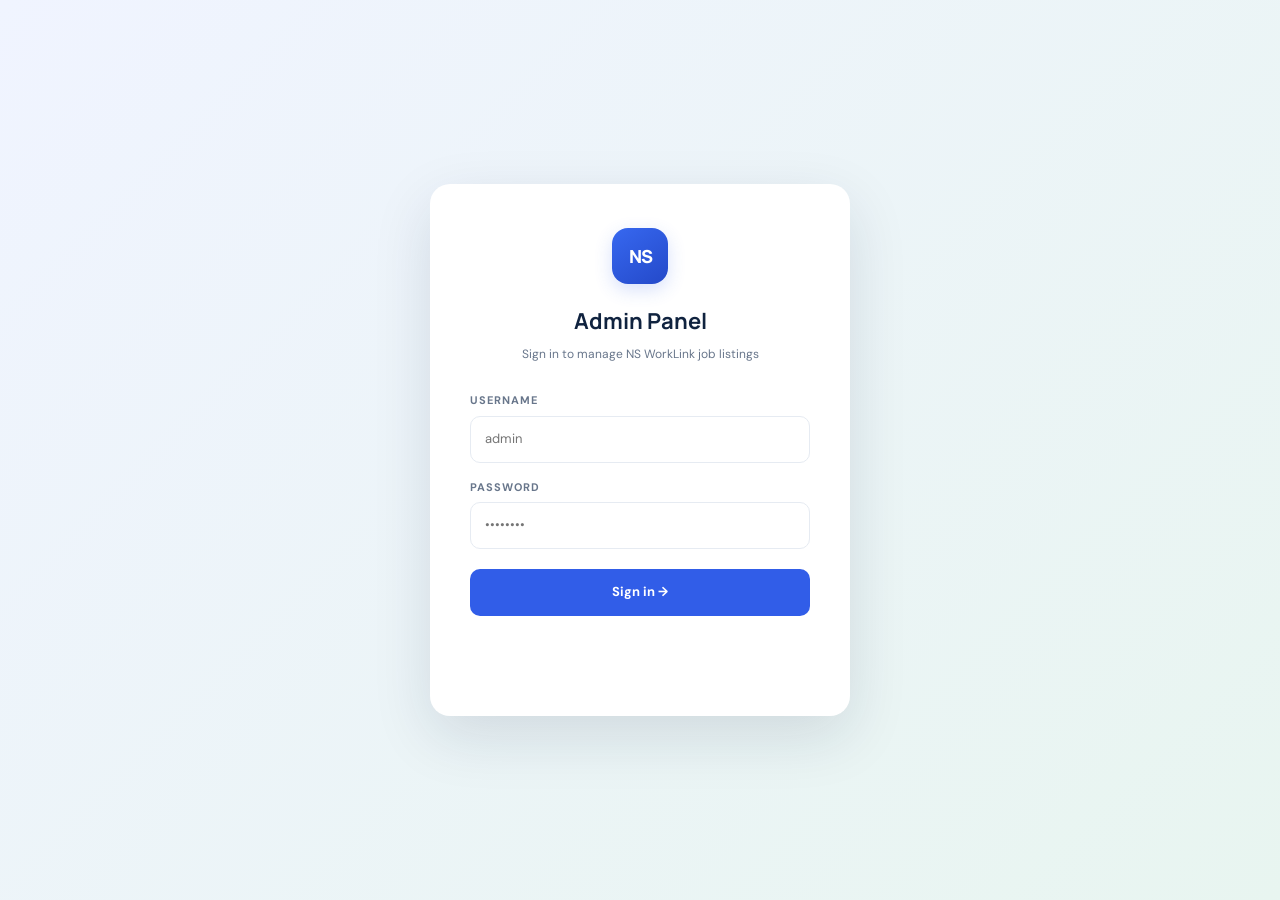
<file: admin.html>
<!DOCTYPE html>
<html lang="en">
<head>
  <meta charset="UTF-8">
  <meta name="viewport" content="width=device-width, initial-scale=1.0">
  <meta name="robots" content="noindex, nofollow">
  <title>NS WorkLink — Admin Panel</title>
  <link rel="preconnect" href="https://fonts.googleapis.com">
  <link rel="preconnect" href="https://fonts.gstatic.com" crossorigin>
  <link href="https://fonts.googleapis.com/css2?family=DM+Sans:wght@400;500;600;700&family=Manrope:wght@400;600;700;800&display=swap" rel="stylesheet">
  <script src="jobs.js" defer></script>
  <style>
    /* ── Reset & base ────────────────────────────────────────────────────── */
    *{box-sizing:border-box;margin:0;padding:0}
    :root{
      --navy:#10233f;--blue:#315de8;--blue-dark:#2349c8;--green:#23a879;
      --red:#e05c5c;--orange:#f4a34b;--line:#e6ebf2;--surface:#f7f9fc;
      --ink:#18253b;--muted:#68768b;--white:#fff;--radius:12px;
      --shadow:0 8px 30px rgba(16,35,63,.10);
    }
    html{scroll-behavior:smooth}
    body{font-family:"DM Sans",sans-serif;background:var(--surface);color:var(--ink);line-height:1.6;min-height:100vh}
    a{color:inherit;text-decoration:none}
    button,input,select,textarea{font:inherit}

    /* ── Login screen ────────────────────────────────────────────────────── */
    #loginScreen{
      display:flex;align-items:center;justify-content:center;
      min-height:100vh;background:linear-gradient(135deg,#f0f4ff,#e8f5f0);
    }
    .login-card{
      background:#fff;border-radius:20px;padding:44px 40px;
      box-shadow:0 20px 60px rgba(16,35,63,.12);width:min(420px,calc(100% - 32px));
      text-align:center;
    }
    .login-logo{
      display:inline-grid;place-items:center;width:56px;height:56px;
      background:linear-gradient(145deg,#3768f0,#2449c9);border-radius:16px;
      color:#fff;font-family:Manrope,sans-serif;font-size:18px;font-weight:800;
      letter-spacing:-1px;margin-bottom:20px;box-shadow:0 6px 18px #315de830;
    }
    .login-card h1{font-family:Manrope,sans-serif;font-size:22px;color:var(--navy);margin-bottom:6px}
    .login-card p{font-size:12px;color:var(--muted);margin-bottom:28px}
    .login-field{text-align:left;margin-bottom:16px}
    .login-field label{display:block;font-size:11px;font-weight:700;color:var(--muted);letter-spacing:1px;margin-bottom:6px;text-transform:uppercase}
    .login-field input{
      width:100%;border:1px solid var(--line);border-radius:10px;
      padding:12px 14px;font-size:13px;outline:none;transition:border-color .2s;
    }
    .login-field input:focus{border-color:var(--blue)}
    .login-btn{
      width:100%;padding:13px;background:var(--blue);color:#fff;border:0;
      border-radius:10px;font-size:13px;font-weight:700;cursor:pointer;
      transition:background .2s,transform .15s;margin-top:4px;
    }
    .login-btn:hover{background:var(--blue-dark);transform:translateY(-1px)}
    .login-error{color:var(--red);font-size:12px;margin-top:10px;min-height:18px}

    /* ── App shell ───────────────────────────────────────────────────────── */
    #appShell{display:none}
    .topbar{
      background:#fff;border-bottom:1px solid var(--line);
      padding:0 28px;height:64px;display:flex;align-items:center;
      justify-content:space-between;position:sticky;top:0;z-index:10;
    }
    .topbar-brand{display:flex;align-items:center;gap:11px}
    .topbar-logo{
      display:grid;place-items:center;width:36px;height:36px;
      background:linear-gradient(145deg,#3768f0,#2449c9);border-radius:10px;
      color:#fff;font-family:Manrope,sans-serif;font-size:12px;font-weight:800;
    }
    .topbar-title{font-family:Manrope,sans-serif;font-size:15px;font-weight:800;color:var(--navy)}
    .topbar-title span{color:var(--blue)}
    .topbar-right{display:flex;align-items:center;gap:12px}
    .topbar-site{font-size:11px;font-weight:700;color:var(--blue);padding:8px 14px;border:1px solid #d5e0ff;border-radius:8px}
    .logout-btn{font-size:11px;font-weight:700;color:var(--muted);background:none;border:0;cursor:pointer;padding:8px}
    .logout-btn:hover{color:var(--red)}

    /* ── Main layout ─────────────────────────────────────────────────────── */
    .admin-main{max-width:1100px;margin:0 auto;padding:32px 24px}

    /* ── Stats bar ───────────────────────────────────────────────────────── */
    .stats-bar{display:grid;grid-template-columns:repeat(4,1fr);gap:14px;margin-bottom:28px}
    .stat-card{background:#fff;border:1px solid var(--line);border-radius:var(--radius);padding:18px 20px}
    .stat-card small{font-size:10px;letter-spacing:1.2px;font-weight:700;color:var(--muted);text-transform:uppercase}
    .stat-card strong{display:block;font-family:Manrope,sans-serif;font-size:26px;font-weight:800;color:var(--navy);margin-top:4px}
    .stat-card.blue strong{color:var(--blue)}
    .stat-card.green strong{color:var(--green)}
    .stat-card.orange strong{color:var(--orange)}

    /* ── Section headers ─────────────────────────────────────────────────── */
    .section-header{display:flex;align-items:center;justify-content:space-between;margin-bottom:16px}
    .section-header h2{font-family:Manrope,sans-serif;font-size:17px;color:var(--navy)}
    .btn{
      display:inline-flex;align-items:center;gap:7px;padding:10px 18px;
      border-radius:9px;font-size:12px;font-weight:700;border:0;cursor:pointer;
      transition:background .2s,transform .15s;
    }
    .btn:hover{transform:translateY(-1px)}
    .btn-primary{background:var(--blue);color:#fff}
    .btn-primary:hover{background:var(--blue-dark)}
    .btn-danger{background:#fff0f0;color:var(--red);border:1px solid #ffd5d5}
    .btn-danger:hover{background:#ffe0e0}
    .btn-secondary{background:#eef2ff;color:var(--blue)}
    .btn-secondary:hover{background:#e0e8ff}
    .btn-ghost{background:#f4f6f9;color:var(--ink)}
    .btn-ghost:hover{background:#eaedf2}
    .btn-sm{padding:6px 12px;font-size:11px}

    /* ── Job table ───────────────────────────────────────────────────────── */
    .jobs-table-wrap{background:#fff;border:1px solid var(--line);border-radius:var(--radius);overflow:hidden;margin-bottom:28px}
    .jobs-table{width:100%;border-collapse:collapse}
    .jobs-table th{
      background:#f7f9fc;padding:11px 16px;text-align:left;
      font-size:10px;letter-spacing:1px;font-weight:700;color:var(--muted);
      text-transform:uppercase;border-bottom:1px solid var(--line);
    }
    .jobs-table td{padding:14px 16px;border-bottom:1px solid #f0f3f8;vertical-align:middle;font-size:12px}
    .jobs-table tr:last-child td{border-bottom:0}
    .jobs-table tr:hover td{background:#fafbff}
    .job-row-logo{
      display:grid;place-items:center;width:36px;height:36px;
      border-radius:9px;font-family:Manrope,sans-serif;font-size:12px;font-weight:800;flex-shrink:0;
    }
    .logo-blue{background:#e8eeff;color:#315de8}.logo-green{background:#e0f7ed;color:#148b61}
    .logo-orange{background:#fff0df;color:#ba7424}.logo-purple{background:#eee8ff;color:#7954d6}
    .logo-pink{background:#ffe8ef;color:#bf5071}.logo-dark{background:#e5eaf0;color:#263e5b}
    .job-row-info{display:flex;align-items:center;gap:12px}
    .job-row-name strong{display:block;font-size:13px;color:var(--navy);font-weight:600}
    .job-row-name span{font-size:11px;color:var(--muted)}
    .pill{display:inline-block;padding:3px 9px;border-radius:5px;font-size:10px;font-weight:600;background:#f2f5f9;color:#627188}
    .pill.remote{background:#e8f8f0;color:#21815d}
    .pill.internship{background:#fff3e5;color:#a76d24}
    .pill.full{background:#e8eeff;color:#315de8}
    .pill.contract{background:#f0e8ff;color:#7954d6}
    .pill.freelance{background:#fff8e0;color:#a07010}
    .pill.part{background:#f8f0ff;color:#9040c0}
    .row-actions{display:flex;align-items:center;gap:6px}
    .order-btns{display:flex;flex-direction:column;gap:2px}
    .order-btn{
      width:24px;height:20px;border:1px solid var(--line);background:#fff;
      border-radius:5px;cursor:pointer;font-size:10px;color:var(--muted);
      display:grid;place-items:center;transition:background .15s;
    }
    .order-btn:hover{background:#eef2ff;color:var(--blue);border-color:#c5d3ff}
    .order-btn:disabled{opacity:.3;cursor:default}

    /* ── Modal / drawer ──────────────────────────────────────────────────── */
    .modal-overlay{
      display:none;position:fixed;inset:0;background:#10233f80;
      backdrop-filter:blur(3px);z-index:100;align-items:flex-start;justify-content:center;
      padding:32px 16px;overflow-y:auto;
    }
    .modal-overlay.open{display:flex}
    .modal{
      background:#fff;border-radius:18px;width:min(640px,100%);
      box-shadow:0 30px 80px rgba(16,35,63,.18);animation:slideIn .2s ease;
    }
    @keyframes slideIn{from{opacity:0;transform:translateY(-16px)}to{opacity:1;transform:translateY(0)}}
    .modal-head{
      display:flex;align-items:center;justify-content:space-between;
      padding:22px 26px;border-bottom:1px solid var(--line);
    }
    .modal-head h2{font-family:Manrope,sans-serif;font-size:17px;color:var(--navy)}
    .modal-close{
      width:32px;height:32px;border:0;background:#f1f4f8;border-radius:8px;
      cursor:pointer;font-size:20px;color:var(--muted);display:grid;place-items:center;
    }
    .modal-close:hover{background:#ffe0e0;color:var(--red)}
    .modal-body{padding:26px}
    .modal-foot{
      padding:18px 26px;border-top:1px solid var(--line);
      display:flex;justify-content:flex-end;gap:10px;
    }

    /* ── Form ────────────────────────────────────────────────────────────── */
    .form-grid{display:grid;grid-template-columns:1fr 1fr;gap:16px}
    .form-grid .full{grid-column:1/-1}
    .field{display:flex;flex-direction:column;gap:5px}
    .field label{font-size:11px;font-weight:700;color:var(--muted);letter-spacing:.8px;text-transform:uppercase}
    .field input,.field select,.field textarea{
      border:1px solid var(--line);border-radius:9px;padding:10px 13px;
      font-size:13px;outline:none;transition:border-color .2s;color:var(--ink);
      background:#fff;
    }
    .field input:focus,.field select:focus,.field textarea:focus{border-color:var(--blue)}
    .field textarea{resize:vertical;min-height:72px}
    .field-hint{font-size:10px;color:var(--muted);margin-top:2px}
    .list-editor{display:flex;flex-direction:column;gap:7px}
    .list-item{display:flex;gap:7px;align-items:center}
    .list-item input{flex:1;border:1px solid var(--line);border-radius:8px;padding:8px 11px;font-size:12px;outline:none;transition:border-color .2s}
    .list-item input:focus{border-color:var(--blue)}
    .list-item-remove{
      width:28px;height:28px;border:0;background:#fff0f0;color:var(--red);
      border-radius:7px;cursor:pointer;font-size:16px;flex-shrink:0;
      display:grid;place-items:center;
    }
    .add-list-item{
      font-size:11px;font-weight:700;color:var(--blue);background:none;
      border:1px dashed #c5d3ff;border-radius:8px;padding:7px;cursor:pointer;
      transition:background .15s;
    }
    .add-list-item:hover{background:#eef2ff}
    .logo-preview-row{display:flex;gap:8px;flex-wrap:wrap;margin-top:6px}
    .logo-swatch{
      width:36px;height:36px;border-radius:9px;cursor:pointer;
      display:grid;place-items:center;font-size:11px;font-weight:800;
      border:2px solid transparent;transition:border-color .15s,transform .15s;
      font-family:Manrope,sans-serif;
    }
    .logo-swatch.selected{border-color:var(--blue);transform:scale(1.1)}
    .toast{
      position:fixed;bottom:24px;right:24px;background:var(--navy);color:#fff;
      padding:13px 20px;border-radius:11px;font-size:13px;font-weight:600;
      box-shadow:0 10px 30px rgba(16,35,63,.2);z-index:200;
      animation:toastIn .25s ease;display:none;
    }
    .toast.show{display:block}
    @keyframes toastIn{from{opacity:0;transform:translateY(10px)}to{opacity:1;transform:translateY(0)}}
    .empty-admin{text-align:center;padding:48px 20px;color:var(--muted);font-size:13px}
    .empty-admin strong{display:block;font-size:16px;color:var(--navy);margin-bottom:6px}

    /* ── Confirm dialog ──────────────────────────────────────────────────── */
    .confirm-overlay{
      display:none;position:fixed;inset:0;background:#10233f70;
      backdrop-filter:blur(2px);z-index:200;align-items:center;justify-content:center;
    }
    .confirm-overlay.open{display:flex}
    .confirm-box{
      background:#fff;border-radius:14px;padding:28px;width:min(380px,calc(100% - 32px));
      box-shadow:0 20px 60px rgba(16,35,63,.18);text-align:center;
    }
    .confirm-box h3{font-family:Manrope,sans-serif;font-size:17px;color:var(--navy);margin-bottom:8px}
    .confirm-box p{font-size:12px;color:var(--muted);margin-bottom:22px}
    .confirm-actions{display:flex;gap:10px;justify-content:center}

    @media(max-width:700px){
      .stats-bar{grid-template-columns:1fr 1fr}
      .form-grid{grid-template-columns:1fr}
      .form-grid .full{grid-column:1}
      .topbar{padding:0 16px}
      .admin-main{padding:20px 14px}
    }
    @media(max-width:480px){.stats-bar{grid-template-columns:1fr}}
  </style>
</head>
<body>

<!-- ── LOGIN SCREEN ───────────────────────────────────────────────────────── -->
<div id="loginScreen">
  <div class="login-card">
    <div class="login-logo">NS</div>
    <h1>Admin Panel</h1>
    <p>Sign in to manage NS WorkLink job listings</p>
    <div class="login-field">
      <label>Username</label>
      <input type="text" id="loginUser" placeholder="admin" autocomplete="username">
    </div>
    <div class="login-field">
      <label>Password</label>
      <input type="password" id="loginPass" placeholder="••••••••" autocomplete="current-password">
    </div>
    <button class="login-btn" id="loginBtn">Sign in →</button>
    <p class="login-error" id="loginError"></p>
  </div>
</div>

<!-- ── APP SHELL ─────────────────────────────────────────────────────────── -->
<div id="appShell">
  <header class="topbar">
    <div class="topbar-brand">
      <div class="topbar-logo">NS</div>
      <span class="topbar-title">NS <span>WorkLink</span> Admin</span>
    </div>
    <div class="topbar-right">
      <a class="topbar-site" href="index.html" target="_blank">← View website ↗</a>
      <button class="logout-btn" id="logoutBtn">Sign out</button>
    </div>
  </header>

  <main class="admin-main">

    <!-- Stats -->
    <div class="stats-bar" id="statsBar">
      <div class="stat-card"><small>Total jobs</small><strong id="statTotal">0</strong></div>
      <div class="stat-card blue"><small>Remote</small><strong id="statRemote">0</strong></div>
      <div class="stat-card green"><small>Full-time</small><strong id="statFulltime">0</strong></div>
      <div class="stat-card orange"><small>Internships</small><strong id="statInternship">0</strong></div>
    </div>

    <!-- Jobs list -->
    <div class="section-header">
      <h2>Job listings <span id="jobCount" style="font-size:13px;color:var(--muted);font-weight:400"></span></h2>
      <button class="btn btn-primary" id="addJobBtn">+ Add new job</button>
    </div>

    <div class="jobs-table-wrap">
      <table class="jobs-table">
        <thead>
          <tr>
            <th style="width:36px">Order</th>
            <th>Job</th>
            <th>Type</th>
            <th>Workplace</th>
            <th>Location</th>
            <th>Posted</th>
            <th>Actions</th>
          </tr>
        </thead>
        <tbody id="jobsTableBody"></tbody>
      </table>
      <div class="empty-admin" id="emptyAdmin" style="display:none">
        <strong>No jobs yet</strong>Click "Add new job" to get started.
      </div>
    </div>

  </main>
</div>

<!-- ── ADD / EDIT MODAL ──────────────────────────────────────────────────── -->
<div class="modal-overlay" id="jobModal">
  <div class="modal">
    <div class="modal-head">
      <h2 id="modalTitle">Add new job</h2>
      <button class="modal-close" id="modalClose">×</button>
    </div>
    <div class="modal-body">
      <div class="form-grid">

        <div class="field full">
          <label>Job title *</label>
          <input type="text" id="fTitle" placeholder="e.g. Marketing Assistant">
        </div>

        <div class="field">
          <label>Company name *</label>
          <input type="text" id="fCompany" placeholder="e.g. Northstar Digital">
        </div>

        <div class="field">
          <label>Initials (2 letters) *</label>
          <input type="text" id="fInitials" placeholder="e.g. ND" maxlength="3">
        </div>

        <div class="field full">
          <label>Logo colour</label>
          <div class="logo-preview-row" id="logoSwatches"></div>
          <input type="hidden" id="fLogo" value="blue">
        </div>

        <div class="field">
          <label>Location *</label>
          <input type="text" id="fLocation" placeholder="e.g. Kigali, Rwanda">
        </div>

        <div class="field">
          <label>Salary / Rate</label>
          <input type="text" id="fSalary" placeholder="e.g. RWF 200,000/month">
        </div>

        <div class="field">
          <label>Job type *</label>
          <select id="fType">
            <option value="Full-time">Full-time</option>
            <option value="Part-time">Part-time</option>
            <option value="Contract">Contract</option>
            <option value="Internship">Internship</option>
            <option value="Freelance">Freelance</option>
          </select>
        </div>

        <div class="field">
          <label>Workplace *</label>
          <select id="fWorkplace">
            <option value="Remote">Remote</option>
            <option value="Hybrid">Hybrid</option>
            <option value="On-site">On-site</option>
          </select>
        </div>

        <div class="field">
          <label>Experience level *</label>
          <select id="fExperience">
            <option value="Entry level">Entry level</option>
            <option value="Intermediate">Intermediate</option>
            <option value="Experienced">Experienced</option>
          </select>
        </div>

        <div class="field">
          <label>Posted label</label>
          <input type="text" id="fPosted" placeholder="e.g. Posted 1 Jan 2025">
        </div>

        <div class="field full">
          <label>Apply URL or email *</label>
          <input type="text" id="fApplyUrl" placeholder="https://company.com/apply  or  mailto:hr@company.com">
          <span class="field-hint">Use a full URL (https://...) or an email link (mailto:...).</span>
        </div>

        <div class="field full">
          <label>Short description *</label>
          <textarea id="fDescription" placeholder="One or two sentences describing the role."></textarea>
        </div>

        <div class="field full">
          <label>Responsibilities</label>
          <div class="list-editor" id="respEditor"></div>
          <button class="add-list-item" id="addResp" type="button">+ Add responsibility</button>
        </div>

        <div class="field full">
          <label>Requirements</label>
          <div class="list-editor" id="reqEditor"></div>
          <button class="add-list-item" id="addReq" type="button">+ Add requirement</button>
        </div>

      </div>
    </div>
    <div class="modal-foot">
      <button class="btn btn-ghost" id="modalCancel">Cancel</button>
      <button class="btn btn-primary" id="modalSave">Save job</button>
    </div>
  </div>
</div>

<!-- ── DELETE CONFIRM ─────────────────────────────────────────────────────── -->
<div class="confirm-overlay" id="confirmOverlay">
  <div class="confirm-box">
    <h3>Remove this job?</h3>
    <p id="confirmMsg">This will remove the listing from the website.</p>
    <div class="confirm-actions">
      <button class="btn btn-ghost" id="confirmCancel">Keep it</button>
      <button class="btn btn-danger" id="confirmDelete">Yes, remove</button>
    </div>
  </div>
</div>

<!-- ── TOAST ──────────────────────────────────────────────────────────────── -->
<div class="toast" id="toast"></div>

<script>
// ── Auth ─────────────────────────────────────────────────────────────────────
// Default credentials — change ADMIN_USER / ADMIN_PASS to your preferred values.
const ADMIN_USER = "admin";
const ADMIN_PASS = "nsworklink2025";
const SESSION_KEY = "nsworklink_admin_session";
const STORAGE_KEY = "nsworklink_jobs";

function isLoggedIn() { return sessionStorage.getItem(SESSION_KEY) === "yes"; }
function showApp()    { document.getElementById("loginScreen").style.display = "none"; document.getElementById("appShell").style.display = "block"; }
function showLogin()  { document.getElementById("loginScreen").style.display = "flex"; document.getElementById("appShell").style.display = "none"; }

document.getElementById("loginBtn").addEventListener("click", doLogin);
document.getElementById("loginPass").addEventListener("keydown", e => { if (e.key === "Enter") doLogin(); });
document.getElementById("loginUser").addEventListener("keydown", e => { if (e.key === "Enter") doLogin(); });

function doLogin() {
  const u = document.getElementById("loginUser").value.trim();
  const p = document.getElementById("loginPass").value;
  if (u === ADMIN_USER && p === ADMIN_PASS) {
    sessionStorage.setItem(SESSION_KEY, "yes");
    showApp();
    initApp();
  } else {
    document.getElementById("loginError").textContent = "Incorrect username or password.";
  }
}

document.getElementById("logoutBtn").addEventListener("click", () => {
  sessionStorage.removeItem(SESSION_KEY);
  showLogin();
});

// ── Storage ───────────────────────────────────────────────────────────────────
function loadJobs() {
  try {
    const s = localStorage.getItem(STORAGE_KEY);
    return s ? JSON.parse(s) : (typeof JOBS_DATA !== "undefined" ? JSON.parse(JSON.stringify(JOBS_DATA)) : []);
  } catch { return typeof JOBS_DATA !== "undefined" ? JSON.parse(JSON.stringify(JOBS_DATA)) : []; }
}
function saveJobs(jobs) {
  localStorage.setItem(STORAGE_KEY, JSON.stringify(jobs));
}
function nextId(jobs) {
  return jobs.length === 0 ? 1 : Math.max(...jobs.map(j => j.id)) + 1;
}

// ── Logo swatches ─────────────────────────────────────────────────────────────
const LOGOS = [
  { key:"blue",   bg:"#e8eeff", color:"#315de8" },
  { key:"green",  bg:"#e0f7ed", color:"#148b61" },
  { key:"orange", bg:"#fff0df", color:"#ba7424" },
  { key:"purple", bg:"#eee8ff", color:"#7954d6" },
  { key:"pink",   bg:"#ffe8ef", color:"#bf5071" },
  { key:"dark",   bg:"#e5eaf0", color:"#263e5b" },
];

function buildSwatches(selectedKey) {
  const container = document.getElementById("logoSwatches");
  container.innerHTML = "";
  LOGOS.forEach(l => {
    const sw = document.createElement("div");
    sw.className = "logo-swatch" + (l.key === selectedKey ? " selected" : "");
    sw.style.background = l.bg;
    sw.style.color = l.color;
    sw.textContent = document.getElementById("fInitials").value.slice(0,2).toUpperCase() || "NS";
    sw.dataset.key = l.key;
    sw.addEventListener("click", () => {
      document.querySelectorAll(".logo-swatch").forEach(s => s.classList.remove("selected"));
      sw.classList.add("selected");
      document.getElementById("fLogo").value = l.key;
    });
    container.appendChild(sw);
  });
}

// Update swatch previews when initials change
document.getElementById("fInitials").addEventListener("input", () => {
  buildSwatches(document.getElementById("fLogo").value);
});

// ── List editor (responsibilities / requirements) ─────────────────────────────
function buildListEditor(containerId, items) {
  const container = document.getElementById(containerId);
  container.innerHTML = "";
  (items || [""]).forEach((val, i) => addListItem(container, val));
}

function addListItem(container, value = "") {
  const row = document.createElement("div");
  row.className = "list-item";
  const input = document.createElement("input");
  input.type = "text";
  input.value = value;
  input.placeholder = "Enter item…";
  const btn = document.createElement("button");
  btn.className = "list-item-remove";
  btn.type = "button";
  btn.textContent = "×";
  btn.addEventListener("click", () => { if (container.children.length > 1) row.remove(); });
  row.appendChild(input);
  row.appendChild(btn);
  container.appendChild(row);
}

function getListValues(containerId) {
  return [...document.getElementById(containerId).querySelectorAll("input")]
    .map(i => i.value.trim()).filter(Boolean);
}

document.getElementById("addResp").addEventListener("click", () => addListItem(document.getElementById("respEditor")));
document.getElementById("addReq").addEventListener("click",  () => addListItem(document.getElementById("reqEditor")));

// ── Toast ─────────────────────────────────────────────────────────────────────
let toastTimer;
function toast(msg) {
  const el = document.getElementById("toast");
  el.textContent = msg;
  el.classList.add("show");
  clearTimeout(toastTimer);
  toastTimer = setTimeout(() => el.classList.remove("show"), 2800);
}

// ── Pill helper ───────────────────────────────────────────────────────────────
function typePillClass(type) {
  return { "Full-time":"full","Internship":"internship","Contract":"contract","Freelance":"freelance","Part-time":"part" }[type] || "";
}

// ── Render table ──────────────────────────────────────────────────────────────
function renderTable(jobs) {
  const tbody = document.getElementById("jobsTableBody");
  const empty = document.getElementById("emptyAdmin");
  document.getElementById("jobCount").textContent = `(${jobs.length})`;

  // Stats
  document.getElementById("statTotal").textContent      = jobs.length;
  document.getElementById("statRemote").textContent     = jobs.filter(j => j.workplace === "Remote").length;
  document.getElementById("statFulltime").textContent   = jobs.filter(j => j.type === "Full-time").length;
  document.getElementById("statInternship").textContent = jobs.filter(j => j.type === "Internship").length;

  if (jobs.length === 0) { tbody.innerHTML = ""; empty.style.display = "block"; return; }
  empty.style.display = "none";

  tbody.innerHTML = jobs.map((job, idx) => `
    <tr data-id="${job.id}">
      <td>
        <div class="order-btns">
          <button class="order-btn" data-move="up" data-idx="${idx}" ${idx === 0 ? "disabled" : ""} title="Move up">▲</button>
          <button class="order-btn" data-move="down" data-idx="${idx}" ${idx === jobs.length - 1 ? "disabled" : ""} title="Move down">▼</button>
        </div>
      </td>
      <td>
        <div class="job-row-info">
          <div class="job-row-logo logo-${job.logo}">${escHTML(job.initials)}</div>
          <div class="job-row-name">
            <strong>${escHTML(job.title)}</strong>
            <span>${escHTML(job.company)}</span>
          </div>
        </div>
      </td>
      <td><span class="pill ${typePillClass(job.type)}">${escHTML(job.type)}</span></td>
      <td><span class="pill ${job.workplace === "Remote" ? "remote" : ""}">${escHTML(job.workplace)}</span></td>
      <td style="font-size:11px;color:var(--muted)">${escHTML(job.location)}</td>
      <td style="font-size:11px;color:var(--muted)">${escHTML(job.posted)}</td>
      <td>
        <div class="row-actions">
          <button class="btn btn-secondary btn-sm" data-edit="${job.id}">Edit</button>
          <button class="btn btn-danger btn-sm" data-delete="${job.id}">Remove</button>
        </div>
      </td>
    </tr>`).join("");
}

function escHTML(v) {
  return String(v || "").replace(/[&<>"']/g, c => ({"&":"&amp;","<":"&lt;",">":"&gt;",'"':"&quot;","'":"&#39;"})[c]);
}

// ── Table actions ─────────────────────────────────────────────────────────────
document.getElementById("jobsTableBody").addEventListener("click", e => {
  const editBtn   = e.target.closest("[data-edit]");
  const deleteBtn = e.target.closest("[data-delete]");
  const moveBtn   = e.target.closest("[data-move]");

  if (editBtn)   openModal(Number(editBtn.dataset.edit));
  if (deleteBtn) openConfirm(Number(deleteBtn.dataset.delete));
  if (moveBtn)   moveJob(Number(moveBtn.dataset.idx), moveBtn.dataset.move);
});

function moveJob(idx, direction) {
  const jobs = loadJobs();
  const swapWith = direction === "up" ? idx - 1 : idx + 1;
  if (swapWith < 0 || swapWith >= jobs.length) return;
  [jobs[idx], jobs[swapWith]] = [jobs[swapWith], jobs[idx]];
  saveJobs(jobs);
  renderTable(jobs);
  toast(direction === "up" ? "↑ Job moved up" : "↓ Job moved down");
}

// ── Add / Edit modal ──────────────────────────────────────────────────────────
let editingId = null;

function openModal(id = null) {
  editingId = id;
  document.getElementById("modalTitle").textContent = id ? "Edit job" : "Add new job";
  const jobs = loadJobs();
  const job = id ? jobs.find(j => j.id === id) : null;

  document.getElementById("fTitle").value       = job?.title || "";
  document.getElementById("fCompany").value     = job?.company || "";
  document.getElementById("fInitials").value    = job?.initials || "";
  document.getElementById("fLocation").value    = job?.location || "";
  document.getElementById("fSalary").value      = job?.salary || "";
  document.getElementById("fType").value        = job?.type || "Full-time";
  document.getElementById("fWorkplace").value   = job?.workplace || "Remote";
  document.getElementById("fExperience").value  = job?.experience || "Entry level";
  document.getElementById("fPosted").value      = job?.posted || "";
  document.getElementById("fApplyUrl").value    = job?.applyUrl || "";
  document.getElementById("fDescription").value = job?.description || "";
  document.getElementById("fLogo").value        = job?.logo || "blue";

  buildSwatches(job?.logo || "blue");
  buildListEditor("respEditor", job?.responsibilities || [""]);
  buildListEditor("reqEditor",  job?.requirements || [""]);

  document.getElementById("jobModal").classList.add("open");
  document.getElementById("fTitle").focus();
}

function closeModal() {
  document.getElementById("jobModal").classList.remove("open");
  editingId = null;
}

document.getElementById("addJobBtn").addEventListener("click", () => openModal());
document.getElementById("modalClose").addEventListener("click", closeModal);
document.getElementById("modalCancel").addEventListener("click", closeModal);
document.getElementById("jobModal").addEventListener("click", e => {
  if (e.target === document.getElementById("jobModal")) closeModal();
});

document.getElementById("modalSave").addEventListener("click", () => {
  const title    = document.getElementById("fTitle").value.trim();
  const company  = document.getElementById("fCompany").value.trim();
  const initials = document.getElementById("fInitials").value.trim();
  const location = document.getElementById("fLocation").value.trim();
  const applyUrl = document.getElementById("fApplyUrl").value.trim();
  const description = document.getElementById("fDescription").value.trim();

  if (!title || !company || !initials || !location || !applyUrl || !description) {
    // Highlight each empty required field
    [
      ["fTitle", title], ["fCompany", company], ["fInitials", initials],
      ["fLocation", location], ["fApplyUrl", applyUrl], ["fDescription", description]
    ].forEach(([id, val]) => {
      const el = document.getElementById(id);
      if (!val) { el.style.borderColor = "var(--red)"; el.addEventListener("input", () => el.style.borderColor = "", { once: true }); }
    });
    toast("⚠ Please fill in all required fields marked in red");
    return;
  }
  // Validate applyUrl format
  const urlOk = applyUrl.startsWith("mailto:") || applyUrl.startsWith("https://") || applyUrl.startsWith("http://");
  if (!urlOk) {
    const el = document.getElementById("fApplyUrl");
    el.style.borderColor = "var(--red)";
    el.addEventListener("input", () => el.style.borderColor = "", { once: true });
    toast("⚠ Apply URL must start with https:// or mailto:");
    return;
  }

  const jobs = loadJobs();
  const jobData = {
    id:             editingId || nextId(jobs),
    title,
    company,
    initials:       initials.toUpperCase().slice(0, 3),
    logo:           document.getElementById("fLogo").value,
    location,
    type:           document.getElementById("fType").value,
    workplace:      document.getElementById("fWorkplace").value,
    experience:     document.getElementById("fExperience").value,
    posted:         document.getElementById("fPosted").value.trim() || "Recently posted",
    salary:         document.getElementById("fSalary").value.trim() || "Salary not specified",
    applyUrl,
    description,
    responsibilities: getListValues("respEditor"),
    requirements:     getListValues("reqEditor"),
  };

  if (editingId) {
    const idx = jobs.findIndex(j => j.id === editingId);
    if (idx !== -1) jobs[idx] = jobData;
    toast("✓ Job updated successfully");
  } else {
    jobs.push(jobData);
    toast("✓ New job added successfully");
  }

  saveJobs(jobs);
  renderTable(jobs);
  closeModal();
});

// ── Delete confirm ────────────────────────────────────────────────────────────
let deletingId = null;

function openConfirm(id) {
  deletingId = id;
  const jobs = loadJobs();
  const job = jobs.find(j => j.id === id);
  document.getElementById("confirmMsg").textContent =
    job ? `"${job.title}" will be removed from the website.` : "This job will be removed.";
  document.getElementById("confirmOverlay").classList.add("open");
}

document.getElementById("confirmCancel").addEventListener("click", () => {
  document.getElementById("confirmOverlay").classList.remove("open");
  deletingId = null;
});

document.getElementById("confirmDelete").addEventListener("click", () => {
  if (deletingId === null) return;
  const jobs = loadJobs().filter(j => j.id !== deletingId);
  saveJobs(jobs);
  renderTable(jobs);
  document.getElementById("confirmOverlay").classList.remove("open");
  deletingId = null;
  toast("✓ Job removed");
});

// ── Export to XML ─────────────────────────────────────────────────────────────
function escXML(v) {
  return String(v || "").replace(/[&<>"']/g, c => ({"&":"&amp;","<":"&lt;",">":"&gt;",'"':"&quot;","'":"&apos;"})[c]);
}

function jobsToXML(jobs) {
  const lines = ['<?xml version="1.0" encoding="UTF-8"?>', '<jobs>'];
  jobs.forEach(job => {
    lines.push('  <job>');
    lines.push(`    <id>${escXML(job.id)}</id>`);
    lines.push(`    <title>${escXML(job.title)}</title>`);
    lines.push(`    <company>${escXML(job.company)}</company>`);
    lines.push(`    <initials>${escXML(job.initials)}</initials>`);
    lines.push(`    <logo>${escXML(job.logo)}</logo>`);
    lines.push(`    <location>${escXML(job.location)}</location>`);
    lines.push(`    <type>${escXML(job.type)}</type>`);
    lines.push(`    <workplace>${escXML(job.workplace)}</workplace>`);
    lines.push(`    <experience>${escXML(job.experience)}</experience>`);
    lines.push(`    <posted>${escXML(job.posted)}</posted>`);
    lines.push(`    <salary>${escXML(job.salary)}</salary>`);
    lines.push(`    <applyUrl>${escXML(job.applyUrl)}</applyUrl>`);
    lines.push(`    <description>${escXML(job.description)}</description>`);
    lines.push('    <responsibilities>');
    (job.responsibilities || []).forEach(r => lines.push(`      <item>${escXML(r)}</item>`));
    lines.push('    </responsibilities>');
    lines.push('    <requirements>');
    (job.requirements || []).forEach(r => lines.push(`      <item>${escXML(r)}</item>`));
    lines.push('    </requirements>');
    lines.push('  </job>');
  });
  lines.push('</jobs>');
  return lines.join('\n');
}

document.getElementById("exportXmlBtn").addEventListener("click", () => {
  const jobs = loadJobs();
  if (jobs.length === 0) { toast("⚠ No jobs to export"); return; }
  const xml  = jobsToXML(jobs);
  const blob = new Blob([xml], { type: "application/xml" });
  const url  = URL.createObjectURL(blob);
  const a    = document.createElement("a");
  const date = new Date().toISOString().slice(0, 10);
  a.href     = url;
  a.download = `nsworklink-jobs-${date}.xml`;
  a.click();
  URL.revokeObjectURL(url);
  toast(`✓ Exported ${jobs.length} job${jobs.length !== 1 ? "s" : ""} to XML`);
});

// ── Import from XML ───────────────────────────────────────────────────────────
function xmlToJobs(xmlString) {
  const parser = new DOMParser();
  const doc    = parser.parseFromString(xmlString, "application/xml");
  const errors = doc.querySelector("parsererror");
  if (errors) throw new Error("Invalid XML file");

  return [...doc.querySelectorAll("job")].map(node => {
    const text = tag => node.querySelector(tag)?.textContent?.trim() || "";
    const list = tag => [...node.querySelectorAll(tag + " > item")].map(el => el.textContent.trim()).filter(Boolean);
    return {
      id:              Number(text("id")) || Date.now(),
      title:           text("title"),
      company:         text("company"),
      initials:        text("initials"),
      logo:            text("logo") || "blue",
      location:        text("location"),
      type:            text("type"),
      workplace:       text("workplace"),
      experience:      text("experience"),
      posted:          text("posted"),
      salary:          text("salary"),
      applyUrl:        text("applyUrl"),
      description:     text("description"),
      responsibilities: list("responsibilities"),
      requirements:    list("requirements"),
    };
  });
}

document.getElementById("importXmlInput").addEventListener("change", function () {
  const file = this.files[0];
  if (!file) return;
  const reader = new FileReader();
  reader.onload = function (e) {
    try {
      const imported = xmlToJobs(e.target.result);
      if (imported.length === 0) { toast("⚠ No jobs found in that XML file"); return; }
      // Re-assign ids to avoid duplicates, keep order
      const fresh = imported.map((job, idx) => ({ ...job, id: idx + 1 }));
      saveJobs(fresh);
      renderTable(fresh);
      toast(`✓ Imported ${fresh.length} job${fresh.length !== 1 ? "s" : ""} from XML`);
    } catch (err) {
      toast("✗ Could not read file — make sure it is a valid NS WorkLink XML export");
    }
  };
  reader.readAsText(file);
  this.value = ""; // reset so same file can be re-imported
});

// ── Init ──────────────────────────────────────────────────────────────────────
function initApp() {
  renderTable(loadJobs());
}

// Boot — check existing session
if (isLoggedIn()) { showApp(); initApp(); } else { showLogin(); }
</script>
</body>
</html>
</file>
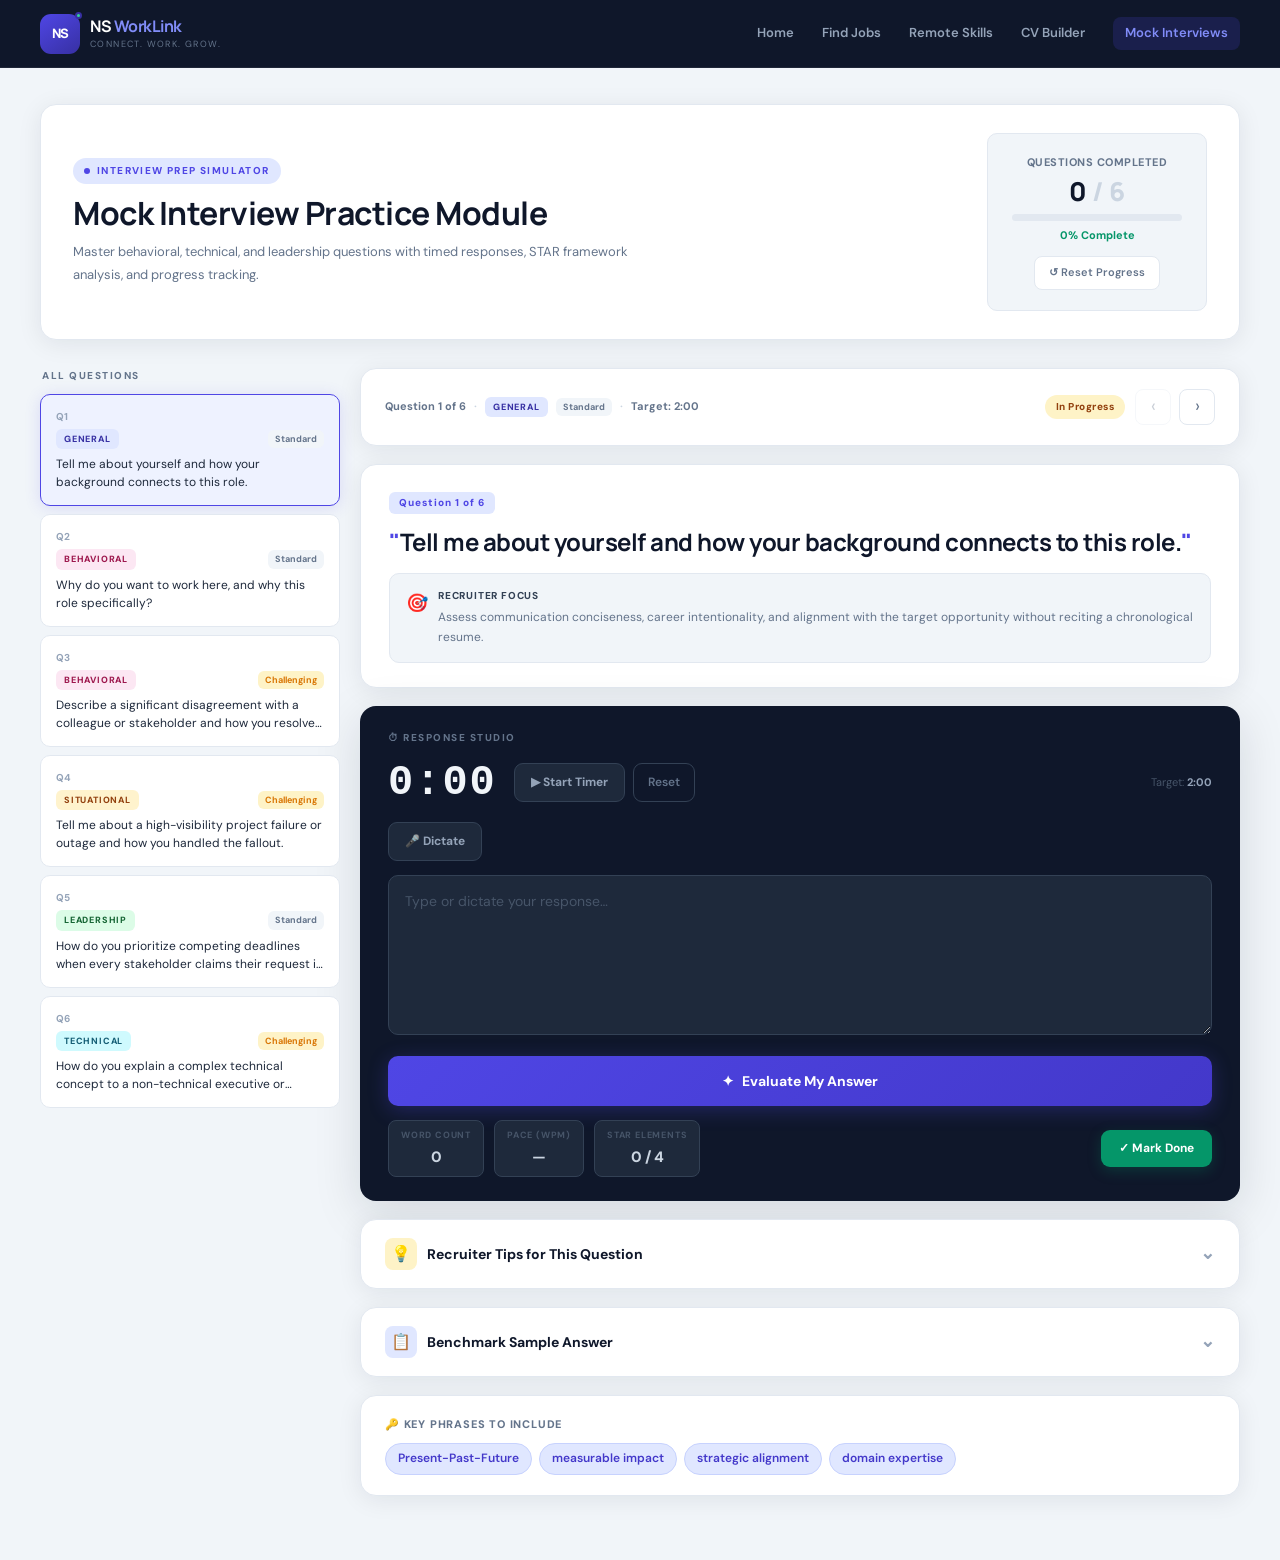
<file: interview.html>
<!DOCTYPE html>
<html lang="en">
<head>
  <meta charset="UTF-8">
  <meta name="viewport" content="width=device-width, initial-scale=1.0">
  <meta name="description" content="Practice behavioral, technical, and leadership interview questions with timed responses and instant feedback. NS WorkLink Mock Interview Simulator.">
  <title>Mock Interview Simulator — NS WorkLink</title>
  <link rel="preconnect" href="https://fonts.googleapis.com">
  <link rel="preconnect" href="https://fonts.gstatic.com" crossorigin>
  <link href="https://fonts.googleapis.com/css2?family=DM+Sans:ital,opsz,wght@0,9..40,400;0,9..40,500;0,9..40,600;0,9..40,700;1,9..40,400&family=Manrope:wght@400;500;600;700;800&display=swap" rel="stylesheet">
  <style>
    /* ── Reset & tokens ───────────────────────────────────────── */
    *, *::before, *::after { box-sizing: border-box; }
    :root {
      --navy:   #0f172a;
      --navy2:  #1e293b;
      --navy3:  #334155;
      --indigo: #4f46e5;
      --indigo2:#4338ca;
      --indigo3:#e0e7ff;
      --slate:  #64748b;
      --slate2: #94a3b8;
      --slate3: #cbd5e1;
      --slate4: #e2e8f0;
      --slate5: #f1f5f9;
      --slate6: #f8fafc;
      --green:  #059669;
      --green2: #d1fae5;
      --green3: #ecfdf5;
      --amber:  #d97706;
      --amber2: #fef3c7;
      --red:    #dc2626;
      --red2:   #fee2e2;
      --white:  #ffffff;
      --radius: 16px;
      --radius-sm: 10px;
      --shadow: 0 4px 24px rgba(15,23,42,.08);
      --shadow-lg: 0 12px 48px rgba(15,23,42,.13);
    }
    html { scroll-behavior: smooth; }
    body {
      margin: 0;
      font-family: "DM Sans", sans-serif;
      font-size: 15px;
      line-height: 1.6;
      color: #1e293b;
      background: var(--slate5);
    }
    h1,h2,h3,h4,h5,h6 {
      font-family: Manrope, sans-serif;
      letter-spacing: -0.5px;
      margin: 0;
    }
    p { margin: 0; }
    a { color: inherit; text-decoration: none; }
    button { font-family: "DM Sans", sans-serif; cursor: pointer; }
    button, input, select, textarea { font: inherit; }
    button, a { -webkit-tap-highlight-color: transparent; }

    /* ── Layout helpers ───────────────────────────────────────── */
    .container { width: min(1200px, calc(100% - 48px)); margin-inline: auto; }
    .sr-only {
      position: absolute; width: 1px; height: 1px; padding: 0;
      margin: -1px; overflow: hidden; clip: rect(0,0,0,0);
      white-space: nowrap; border: 0;
    }

    /* ── Navbar ───────────────────────────────────────────────── */
    .site-header {
      position: sticky; top: 0; z-index: 100;
      background: var(--navy);
      border-bottom: 1px solid rgba(255,255,255,.07);
      height: 68px;
    }
    .nav-wrap {
      height: 100%;
      display: flex; align-items: center; justify-content: space-between;
    }
    .brand {
      display: inline-flex; align-items: center; gap: 10px;
      flex-shrink: 0;
    }
    .brand-mark {
      position: relative;
      display: grid; place-items: center;
      width: 40px; height: 40px;
      background: linear-gradient(145deg, #4f46e5, #3730a3);
      border-radius: 11px;
      color: #fff;
      font-family: Manrope, sans-serif;
      font-size: 13px; font-weight: 800;
      letter-spacing: -0.5px;
    }
    .brand-mark i {
      position: absolute; width: 7px; height: 7px;
      background: #34d399; border: 2px solid #3730a3;
      border-radius: 50%; right: -2px; top: -2px;
    }
    .brand-copy { display: flex; flex-direction: column; line-height: 1.2; }
    .brand-copy strong {
      font-family: Manrope, sans-serif;
      font-size: 16px; letter-spacing: -0.5px; color: #fff;
    }
    .brand-copy strong b { color: #818cf8; }
    .brand-copy small {
      font-size: 9px; letter-spacing: 1.4px; color: #64748b;
      text-transform: uppercase; margin-top: 3px;
    }
    .main-nav {
      display: flex; align-items: center; gap: 28px;
    }
    .nav-link {
      font-size: 13px; font-weight: 600;
      color: #94a3b8;
      transition: color .2s;
      white-space: nowrap;
    }
    .nav-link:hover { color: #e2e8f0; }
    .nav-link.active {
      color: #818cf8;
      background: rgba(79,70,229,.18);
      padding: 6px 12px; border-radius: 8px;
    }
    .menu-toggle {
      display: none; border: 0; background: transparent; padding: 8px;
    }
    .menu-toggle span {
      display: block; width: 22px; height: 2px;
      background: #94a3b8; margin: 5px 0; border-radius: 2px;
      transition: background .2s;
    }
    .menu-toggle:hover span { background: #e2e8f0; }

    /* ── Page shell ───────────────────────────────────────────── */
    .page-wrap { padding: 36px 0 64px; }

    /* ── Top banner ───────────────────────────────────────────── */
    .top-banner {
      background: var(--white);
      border: 1px solid var(--slate4);
      border-radius: var(--radius);
      padding: 28px 32px;
      box-shadow: var(--shadow);
      display: grid;
      grid-template-columns: 1fr auto;
      gap: 24px;
      align-items: center;
      margin-bottom: 28px;
    }
    .banner-left {}
    .badge-pill {
      display: inline-flex; align-items: center; gap: 7px;
      background: var(--indigo3); color: var(--indigo);
      font-size: 10px; font-weight: 800;
      letter-spacing: 1.4px; text-transform: uppercase;
      padding: 5px 11px; border-radius: 20px;
      margin-bottom: 10px;
    }
    .badge-pill .dot {
      width: 6px; height: 6px; border-radius: 50%;
      background: var(--indigo);
      display: inline-block;
    }
    .banner-left h1 {
      font-size: clamp(22px, 2.8vw, 32px);
      color: var(--navy);
      margin-bottom: 8px;
      line-height: 1.2;
    }
    .banner-left p {
      font-size: 13px; color: var(--slate);
      max-width: 560px; line-height: 1.75;
    }
    .progress-card {
      background: var(--slate5);
      border: 1px solid var(--slate4);
      border-radius: var(--radius-sm);
      padding: 20px 24px;
      min-width: 220px;
      text-align: center;
    }
    .progress-label {
      font-size: 11px; font-weight: 700;
      color: var(--slate); letter-spacing: .5px;
      margin-bottom: 6px;
    }
    .progress-count {
      font-family: Manrope, sans-serif;
      font-size: 26px; font-weight: 800;
      color: var(--navy);
      line-height: 1;
      margin-bottom: 10px;
    }
    .progress-count span { color: var(--slate3); }
    .progress-bar-track {
      height: 7px; background: var(--slate4);
      border-radius: 10px; overflow: hidden;
      margin-bottom: 6px;
    }
    .progress-bar-fill {
      height: 100%; background: var(--green);
      border-radius: 10px;
      transition: width .5s ease;
    }
    .progress-pct {
      font-size: 11px; color: var(--green);
      font-weight: 700; margin-bottom: 12px;
    }
    .btn-reset {
      border: 1px solid var(--slate4);
      background: var(--white);
      color: var(--slate);
      font-size: 11px; font-weight: 600;
      padding: 7px 14px; border-radius: 8px;
      transition: border-color .2s, color .2s, background .2s;
    }
    .btn-reset:hover { border-color: var(--red); color: var(--red); }
    .btn-reset.confirm-state {
      border-color: var(--red); color: var(--white);
      background: var(--red);
    }

    /* ── Main 2-column grid ───────────────────────────────────── */
    .main-grid {
      display: grid;
      grid-template-columns: 300px 1fr;
      gap: 20px;
      align-items: start;
    }

    /* ── Sidebar ──────────────────────────────────────────────── */
    .sidebar {
      position: sticky; top: 88px;
    }
    .sidebar-title {
      font-size: 10px; font-weight: 800; letter-spacing: 1.5px;
      color: var(--slate); text-transform: uppercase;
      margin-bottom: 10px; padding-left: 2px;
    }
    .question-nav { display: flex; flex-direction: column; gap: 8px; }
    .q-nav-card {
      background: var(--white);
      border: 1.5px solid var(--slate4);
      border-radius: var(--radius-sm);
      padding: 14px 15px;
      cursor: pointer;
      transition: border-color .2s, box-shadow .2s, background .2s;
      position: relative;
    }
    .q-nav-card:hover {
      border-color: #c7d2fe;
      box-shadow: 0 2px 12px rgba(79,70,229,.1);
    }
    .q-nav-card.active {
      border-color: var(--indigo);
      background: #eef2ff;
      box-shadow: 0 2px 16px rgba(79,70,229,.15);
    }
    .q-nav-card.done {
      background: var(--green3);
      border-color: #6ee7b7;
    }
    .q-nav-card.done.active {
      background: #d1fae5;
      border-color: var(--green);
    }
    .q-nav-top {
      display: flex; align-items: center;
      justify-content: space-between; gap: 6px;
      margin-bottom: 6px;
    }
    .cat-badge {
      font-size: 9px; font-weight: 800; letter-spacing: .8px;
      text-transform: uppercase; padding: 3px 8px; border-radius: 6px;
    }
    .cat-general   { background: #e0e7ff; color: #3730a3; }
    .cat-behavioral{ background: #fce7f3; color: #9d174d; }
    .cat-situational{ background: #fff3cd; color: #92400e; }
    .cat-leadership { background: #dcfce7; color: #166534; }
    .cat-technical  { background: #cffafe; color: #155e75; }
    .diff-badge {
      font-size: 9px; font-weight: 700;
      padding: 2px 7px; border-radius: 6px;
    }
    .diff-standard   { background: var(--slate5); color: var(--slate); }
    .diff-challenging{ background: var(--amber2); color: var(--amber); }
    .q-nav-text {
      font-size: 12px; color: var(--navy2);
      display: -webkit-box;
      -webkit-line-clamp: 2;
      -webkit-box-orient: vertical;
      overflow: hidden; line-height: 1.5;
    }
    .done-badge {
      position: absolute; top: 10px; right: 10px;
      font-size: 9px; font-weight: 800; letter-spacing: .4px;
      background: var(--green); color: #fff;
      padding: 2px 7px; border-radius: 6px;
      display: none;
    }
    .q-nav-card.done .done-badge { display: block; }
    .q-num {
      font-size: 10px; font-weight: 700; color: var(--slate2);
      margin-bottom: 4px;
    }

    /* Mobile horizontal scroller (hidden on desktop) */
    .mobile-q-scroller {
      display: none;
      overflow-x: auto;
      gap: 10px;
      padding-bottom: 4px;
      margin-bottom: 16px;
      scrollbar-width: none;
    }
    .mobile-q-scroller::-webkit-scrollbar { display: none; }
    .mobile-q-btn {
      flex-shrink: 0;
      display: flex; flex-direction: column; align-items: center; gap: 3px;
      background: var(--white);
      border: 1.5px solid var(--slate4);
      border-radius: 10px;
      padding: 10px 14px;
      cursor: pointer;
      transition: border-color .2s;
      min-width: 54px;
    }
    .mobile-q-btn.active { border-color: var(--indigo); background: #eef2ff; }
    .mobile-q-btn.done  { border-color: #6ee7b7; background: var(--green3); }
    .mobile-q-btn .mq-num { font-size: 13px; font-weight: 800; color: var(--navy); }
    .mobile-q-btn .mq-check { font-size: 14px; color: var(--green); }

    /* ── Right panel ──────────────────────────────────────────── */
    .panel { display: flex; flex-direction: column; gap: 18px; }

    /* Question header */
    .q-header-card {
      background: var(--white);
      border: 1px solid var(--slate4);
      border-radius: var(--radius);
      padding: 20px 24px;
      box-shadow: var(--shadow);
      display: flex; align-items: center;
      justify-content: space-between; gap: 14px;
      flex-wrap: wrap;
    }
    .q-header-left { display: flex; flex-direction: column; gap: 4px; }
    .q-meta-label {
      font-size: 11px; font-weight: 700; color: var(--slate);
      display: flex; align-items: center; gap: 8px;
    }
    .q-meta-label .sep { color: var(--slate3); }
    .q-status-pill {
      font-size: 10px; font-weight: 800; letter-spacing: .5px;
      padding: 4px 11px; border-radius: 20px;
    }
    .status-inprogress { background: #fef3c7; color: #92400e; }
    .status-done       { background: var(--green2); color: var(--green); }
    .q-nav-arrows {
      display: flex; align-items: center; gap: 8px;
    }
    .arrow-btn {
      border: 1px solid var(--slate4);
      background: var(--white);
      border-radius: 8px;
      width: 36px; height: 36px;
      font-size: 18px; color: var(--slate);
      display: grid; place-items: center;
      transition: border-color .2s, color .2s, background .2s;
    }
    .arrow-btn:hover:not(:disabled) { border-color: var(--indigo); color: var(--indigo); }
    .arrow-btn:disabled { opacity: .35; cursor: not-allowed; }

    /* Question text */
    .q-text-card {
      background: var(--white);
      border: 1px solid var(--slate4);
      border-radius: var(--radius);
      padding: 24px 28px;
      box-shadow: var(--shadow);
    }
    .q-number-pill {
      display: inline-block;
      font-size: 10px; font-weight: 800; letter-spacing: 1px;
      color: var(--indigo); background: var(--indigo3);
      padding: 3px 10px; border-radius: 6px;
      margin-bottom: 12px;
    }
    .q-text-card h2 {
      font-size: clamp(18px, 2.2vw, 24px);
      color: var(--navy);
      line-height: 1.3;
    }
    .q-text-card h2 .q-quote { color: var(--indigo); }

    /* Recruiter focus */
    .recruiter-box {
      background: var(--slate5);
      border: 1px solid var(--slate4);
      border-radius: 10px;
      padding: 14px 16px;
      margin-top: 16px;
      display: flex; gap: 10px; align-items: flex-start;
    }
    .recruiter-icon { font-size: 18px; flex-shrink: 0; margin-top: 1px; }
    .recruiter-box p {
      font-size: 12px; color: var(--slate);
      line-height: 1.7;
    }
    .recruiter-box strong {
      display: block; font-size: 10px; font-weight: 800;
      letter-spacing: .8px; text-transform: uppercase;
      color: var(--navy3); margin-bottom: 3px;
    }

    /* Response studio */
    .studio-card {
      background: var(--navy);
      border-radius: var(--radius);
      padding: 24px 28px;
      box-shadow: var(--shadow-lg);
    }
    .studio-title {
      font-size: 10px; font-weight: 800; letter-spacing: 1.5px;
      text-transform: uppercase; color: #64748b;
      margin-bottom: 16px;
    }

    /* Timer */
    .timer-block {
      display: flex; align-items: center; gap: 16px;
      margin-bottom: 18px; flex-wrap: wrap;
    }
    .timer-display {
      font-family: 'Courier New', Courier, monospace;
      font-size: 42px; font-weight: 700;
      color: #f1f5f9;
      letter-spacing: 2px; line-height: 1;
      min-width: 110px;
    }
    .timer-display.warning { color: #fbbf24; }
    .timer-display.overrun { color: #f87171; }
    .timer-controls {
      display: flex; align-items: center; gap: 8px; flex-wrap: wrap;
    }
    .btn-timer {
      border: 1px solid #334155;
      background: #1e293b;
      color: #94a3b8;
      font-size: 12px; font-weight: 700;
      padding: 9px 16px; border-radius: 9px;
      display: flex; align-items: center; gap: 7px;
      transition: border-color .2s, color .2s, background .2s;
    }
    .btn-timer:hover { border-color: #818cf8; color: #c7d2fe; }
    .btn-timer.running {
      border-color: #fbbf24; color: #fbbf24;
      background: rgba(251,191,36,.08);
    }
    .btn-timer-reset {
      border: 1px solid #334155;
      background: transparent;
      color: #64748b;
      font-size: 12px; font-weight: 600;
      padding: 9px 14px; border-radius: 9px;
      transition: border-color .2s, color .2s;
    }
    .btn-timer-reset:hover { border-color: #64748b; color: #94a3b8; }
    .timer-target {
      font-size: 11px; color: #475569;
      margin-left: auto;
      white-space: nowrap;
    }
    .timer-target b { color: #94a3b8; }

    /* Mic */
    .mic-row {
      display: flex; align-items: center; gap: 10px;
      margin-bottom: 14px;
    }
    .btn-mic {
      border: 1px solid #334155;
      background: #1e293b;
      color: #94a3b8;
      font-size: 12px; font-weight: 700;
      padding: 9px 16px; border-radius: 9px;
      display: flex; align-items: center; gap: 7px;
      transition: border-color .2s, color .2s, background .2s;
    }
    .btn-mic:hover { border-color: #818cf8; color: #c7d2fe; }
    .btn-mic.listening {
      border-color: #f87171; color: #f87171;
      background: rgba(248,113,113,.08);
      animation: pulse-mic 1.4s infinite;
    }
    .btn-mic.unsupported { opacity: .45; cursor: not-allowed; }
    @keyframes pulse-mic {
      0%, 100% { box-shadow: 0 0 0 0 rgba(248,113,113,.4); }
      50%       { box-shadow: 0 0 0 7px rgba(248,113,113,0); }
    }
    .mic-status { font-size: 11px; color: #64748b; }

    /* Textarea */
    .response-textarea {
      width: 100%; min-height: 160px;
      background: #1e293b;
      border: 1px solid #334155;
      border-radius: 10px;
      padding: 14px 16px;
      color: #e2e8f0;
      font-family: "DM Sans", sans-serif;
      font-size: 14px; line-height: 1.7;
      resize: vertical;
      outline: none;
      transition: border-color .2s;
      margin-bottom: 14px;
    }
    .response-textarea::placeholder { color: #475569; }
    .response-textarea:focus { border-color: #818cf8; }

    /* Evaluate button */
    .btn-evaluate {
      width: 100%;
      background: linear-gradient(135deg, #4f46e5, #4338ca);
      color: #fff;
      border: 0;
      border-radius: 10px;
      padding: 14px 20px;
      font-size: 14px; font-weight: 700;
      display: flex; align-items: center; justify-content: center; gap: 8px;
      transition: opacity .2s, transform .2s;
      box-shadow: 0 4px 20px rgba(79,70,229,.3);
    }
    .btn-evaluate:hover { opacity: .9; transform: translateY(-1px); }
    .btn-evaluate:active { transform: translateY(0); }

    /* Live metrics */
    .metrics-bar {
      display: flex; align-items: center; gap: 10px;
      margin-top: 14px; flex-wrap: wrap;
    }
    .metric-chip {
      background: #1e293b;
      border: 1px solid #334155;
      border-radius: 8px;
      padding: 7px 12px;
      display: flex; flex-direction: column;
      align-items: center; gap: 2px;
    }
    .metric-chip .mc-label {
      font-size: 9px; font-weight: 700; letter-spacing: .8px;
      text-transform: uppercase; color: #475569;
    }
    .metric-chip .mc-value {
      font-size: 15px; font-weight: 800; color: #cbd5e1;
    }
    .metric-chip.star-detected .mc-value { color: #34d399; }
    .metrics-spacer { flex: 1; }
    .btn-mark-done {
      background: var(--green);
      color: #fff;
      border: 0;
      border-radius: 9px;
      padding: 9px 18px;
      font-size: 12px; font-weight: 700;
      display: flex; align-items: center; gap: 6px;
      transition: opacity .2s;
      box-shadow: 0 4px 14px rgba(5,150,105,.25);
    }
    .btn-mark-done:hover { opacity: .88; }
    .btn-mark-done.already-done {
      background: #334155; color: #64748b;
      box-shadow: none;
    }

    /* Completion banner */
    .completion-banner {
      background: linear-gradient(135deg, #064e3b, #065f46);
      border: 1px solid #34d399;
      border-radius: 12px;
      padding: 16px 20px;
      display: flex; align-items: center; gap: 12px;
      flex-wrap: wrap;
      margin-top: 14px;
      display: none;
    }
    .completion-banner.visible { display: flex; }
    .completion-banner p {
      flex: 1;
      font-size: 13px; font-weight: 600; color: #a7f3d0;
    }
    .completion-banner p b { color: #34d399; }
    .btn-next-q {
      background: #34d399; color: #064e3b;
      border: 0; border-radius: 8px;
      padding: 9px 16px;
      font-size: 12px; font-weight: 800;
      white-space: nowrap;
      transition: opacity .2s;
    }
    .btn-next-q:hover { opacity: .88; }

    /* ── Evaluation report ────────────────────────────────────── */
    .eval-card {
      background: var(--white);
      border: 1px solid var(--slate4);
      border-radius: var(--radius);
      padding: 24px 28px;
      box-shadow: var(--shadow);
      display: none;
    }
    .eval-card.visible { display: block; }
    .eval-top {
      display: flex; align-items: flex-start;
      gap: 20px; margin-bottom: 20px; flex-wrap: wrap;
    }
    .score-circle {
      width: 90px; height: 90px;
      border-radius: 50%;
      border: 4px solid var(--indigo);
      display: grid; place-items: center;
      flex-shrink: 0;
    }
    .score-circle.score-excellent { border-color: var(--green); }
    .score-circle.score-strong    { border-color: #3b82f6; }
    .score-circle.score-developing{ border-color: var(--amber); }
    .score-circle.score-needs     { border-color: var(--red); }
    .score-num {
      font-family: Manrope, sans-serif;
      font-size: 28px; font-weight: 800;
      color: var(--navy);
    }
    .eval-summary { flex: 1; min-width: 180px; }
    .eval-rating {
      font-family: Manrope, sans-serif;
      font-size: 18px; font-weight: 800;
      color: var(--navy);
      margin-bottom: 4px;
    }
    .eval-pace {
      font-size: 12px; color: var(--slate);
      margin-bottom: 8px;
    }
    .star-grid {
      display: flex; gap: 8px; flex-wrap: wrap;
    }
    .star-item {
      display: flex; align-items: center; gap: 5px;
      font-size: 11px; font-weight: 700;
      padding: 4px 10px; border-radius: 7px;
    }
    .star-item.found     { background: var(--green3); color: var(--green); }
    .star-item.not-found { background: var(--red2); color: var(--red); }

    .eval-section-title {
      font-size: 11px; font-weight: 800; letter-spacing: .8px;
      text-transform: uppercase; color: var(--slate);
      margin: 16px 0 8px;
    }
    .strengths-list, .improve-list { list-style: none; padding: 0; margin: 0; }
    .strengths-list li, .improve-list li {
      display: flex; align-items: flex-start; gap: 8px;
      font-size: 13px; line-height: 1.6; color: var(--navy2);
      margin-bottom: 6px;
    }
    .strengths-list li::before { content: "✓"; color: var(--green); font-weight: 800; flex-shrink: 0; }
    .improve-list li::before   { content: "→"; color: var(--amber); font-weight: 800; flex-shrink: 0; }
    .coaching-tip {
      background: var(--indigo3);
      border-left: 3px solid var(--indigo);
      border-radius: 0 8px 8px 0;
      padding: 12px 16px;
      margin-top: 10px;
      font-size: 13px; color: #3730a3;
      line-height: 1.7;
    }
    .coaching-tip strong { display: block; font-size: 10px; letter-spacing: .8px; text-transform: uppercase; margin-bottom: 4px; color: var(--indigo2); }

    /* ── Tips accordion ───────────────────────────────────────── */
    .tips-card {
      background: var(--white);
      border: 1px solid var(--slate4);
      border-radius: var(--radius);
      overflow: hidden;
      box-shadow: var(--shadow);
    }
    .tips-toggle {
      width: 100%;
      background: none; border: 0;
      padding: 18px 24px;
      display: flex; align-items: center; gap: 10px;
      font-size: 14px; font-weight: 700; color: var(--navy);
      text-align: left;
      transition: background .2s;
    }
    .tips-toggle:hover { background: var(--slate5); }
    .tips-icon {
      display: grid; place-items: center;
      width: 32px; height: 32px;
      background: #fef3c7; border-radius: 8px;
      font-size: 16px; flex-shrink: 0;
    }
    .tips-chevron {
      margin-left: auto; font-size: 18px; color: var(--slate2);
      transition: transform .3s;
    }
    .tips-toggle[aria-expanded="true"] .tips-chevron { transform: rotate(180deg); }
    .tips-body {
      display: none;
      padding: 0 24px 20px;
    }
    .tips-body.open { display: block; }
    .tips-body ol {
      margin: 0; padding-left: 22px;
      display: flex; flex-direction: column; gap: 10px;
    }
    .tips-body li {
      font-size: 13px; color: var(--navy2); line-height: 1.7;
    }

    /* ── Sample answer ────────────────────────────────────────── */
    .sample-card {
      background: var(--white);
      border: 1px solid var(--slate4);
      border-radius: var(--radius);
      overflow: hidden;
      box-shadow: var(--shadow);
    }
    .sample-toggle {
      width: 100%;
      background: none; border: 0;
      padding: 18px 24px;
      display: flex; align-items: center; gap: 10px;
      font-size: 14px; font-weight: 700; color: var(--navy);
      text-align: left;
      transition: background .2s;
    }
    .sample-toggle:hover { background: var(--slate5); }
    .sample-icon {
      display: grid; place-items: center;
      width: 32px; height: 32px;
      background: #e0e7ff; border-radius: 8px;
      font-size: 16px; flex-shrink: 0;
    }
    .sample-chevron {
      margin-left: auto; font-size: 18px; color: var(--slate2);
      transition: transform .3s;
    }
    .sample-toggle[aria-expanded="true"] .sample-chevron { transform: rotate(180deg); }
    .sample-body {
      display: none;
      padding: 0 24px 20px;
    }
    .sample-body.open { display: block; }
    .sample-warning {
      background: var(--amber2);
      border-radius: 8px;
      padding: 10px 14px;
      font-size: 11px; color: #92400e;
      margin-bottom: 12px;
      display: flex; align-items: center; gap: 7px;
    }
    .sample-text {
      font-size: 13px; color: var(--navy2);
      line-height: 1.8;
      background: var(--slate5);
      border: 1px solid var(--slate4);
      border-radius: 10px;
      padding: 16px 18px;
    }

    /* ── Key phrases ──────────────────────────────────────────── */
    .phrases-card {
      background: var(--white);
      border: 1px solid var(--slate4);
      border-radius: var(--radius);
      padding: 20px 24px;
      box-shadow: var(--shadow);
    }
    .phrases-title {
      font-size: 11px; font-weight: 800; letter-spacing: .8px;
      text-transform: uppercase; color: var(--slate);
      margin-bottom: 10px;
    }
    .phrases-list {
      display: flex; flex-wrap: wrap; gap: 7px;
    }
    .phrase-chip {
      background: var(--indigo3);
      color: var(--indigo2);
      font-size: 12px; font-weight: 600;
      padding: 5px 12px; border-radius: 20px;
      border: 1px solid #c7d2fe;
    }

    /* ── Session complete banner ──────────────────────────────── */
    .session-complete {
      background: linear-gradient(135deg, #1e1b4b, #312e81);
      border: 1px solid #818cf8;
      border-radius: var(--radius);
      padding: 36px 40px;
      text-align: center;
      margin-top: 24px;
      display: none;
    }
    .session-complete.visible { display: block; }
    .confetti-row {
      font-size: 32px; margin-bottom: 14px;
      letter-spacing: 4px;
    }
    .session-complete h2 {
      font-size: clamp(22px, 3vw, 32px);
      color: #e0e7ff; margin-bottom: 10px;
    }
    .session-complete p {
      font-size: 14px; color: #a5b4fc;
      max-width: 500px; margin: 0 auto 20px; line-height: 1.7;
    }
    .btn-start-over {
      background: linear-gradient(135deg, #4f46e5, #4338ca);
      color: #fff; border: 0;
      border-radius: 10px;
      padding: 13px 28px;
      font-size: 14px; font-weight: 700;
      display: inline-flex; align-items: center; gap: 8px;
      transition: opacity .2s;
      box-shadow: 0 4px 20px rgba(79,70,229,.35);
    }
    .btn-start-over:hover { opacity: .88; }

    /* ── Responsive ───────────────────────────────────────────── */
    @media (max-width: 1024px) {
      .main-grid { grid-template-columns: 260px 1fr; }
    }
    @media (max-width: 860px) {
      .sidebar { display: none; position: static; }
      .mobile-q-scroller { display: flex; }
      .main-grid { grid-template-columns: 1fr; }
      .top-banner { grid-template-columns: 1fr; }
      .progress-card { min-width: 0; text-align: left; }
      .timer-block { flex-direction: column; align-items: flex-start; }
      .timer-target { margin-left: 0; }
      .metrics-bar { gap: 8px; }
      .metric-chip { flex: 1; min-width: calc(33% - 8px); align-items: center; }
      .btn-mark-done { width: 100%; justify-content: center; }
    }
    @media (max-width: 600px) {
      .container { width: calc(100% - 32px); }
      .page-wrap { padding: 20px 0 48px; }
      .top-banner { padding: 20px; }
      .q-text-card { padding: 18px 20px; }
      .studio-card { padding: 18px 20px; }
      .eval-card { padding: 18px 20px; }
      .session-complete { padding: 28px 20px; }
      .q-header-card { padding: 14px 18px; }
      .menu-toggle { display: block; }
      .main-nav {
        display: none;
        position: absolute; top: 68px; left: 0; right: 0;
        background: var(--navy2);
        flex-direction: column; align-items: stretch;
        padding: 12px 20px 20px;
        border-bottom: 1px solid rgba(255,255,255,.07);
        box-shadow: 0 16px 24px rgba(15,23,42,.3);
        gap: 0;
      }
      .main-nav.open { display: flex; }
      .nav-link {
        padding: 12px 4px;
        border-bottom: 1px solid rgba(255,255,255,.06);
        display: block;
      }
      .nav-link.active { border-radius: 0; padding: 12px 4px; background: none; }
      .timer-display { font-size: 34px; }
      .score-circle { width: 76px; height: 76px; }
      .score-num { font-size: 24px; }
    }
    @media (max-width: 400px) {
      .container { width: calc(100% - 24px); }
      .metric-chip { min-width: calc(50% - 5px); }
    }
  </style>
</head>
<body>

<!-- ── Navbar ─────────────────────────────────────────────────── -->
<header class="site-header">
  <div class="container nav-wrap">
    <a class="brand" href="index.html" aria-label="NS WorkLink home">
      <span class="brand-mark" aria-hidden="true">NS<i></i></span>
      <span class="brand-copy">
        <strong>NS <b>WorkLink</b></strong>
        <small>Connect. Work. Grow.</small>
      </span>
    </a>
    <button class="menu-toggle" id="menuToggle" aria-expanded="false" aria-controls="mainNav" aria-label="Open navigation">
      <span></span><span></span><span></span>
    </button>
    <nav class="main-nav" id="mainNav" aria-label="Main navigation">
      <a class="nav-link" href="index.html">Home</a>
      <a class="nav-link" href="index.html#jobs">Find Jobs</a>
      <a class="nav-link" href="skills.html">Remote Skills</a>
      <a class="nav-link" href="resume.html">CV Builder</a>
      <a class="nav-link active" href="interview.html" aria-current="page">Mock Interviews</a>
    </nav>
  </div>
</header>

<!-- ── Page ───────────────────────────────────────────────────── -->
<main class="page-wrap">
  <div class="container">

    <!-- Top Banner -->
    <div class="top-banner">
      <div class="banner-left">
        <div class="badge-pill"><span class="dot"></span> Interview Prep Simulator</div>
        <h1>Mock Interview Practice Module</h1>
        <p>Master behavioral, technical, and leadership questions with timed responses, STAR framework analysis, and progress tracking.</p>
      </div>
      <div class="progress-card">
        <div class="progress-label">QUESTIONS COMPLETED</div>
        <div class="progress-count" id="progressCount">0 <span>/ 6</span></div>
        <div class="progress-bar-track">
          <div class="progress-bar-fill" id="progressBarFill" style="width:0%"></div>
        </div>
        <div class="progress-pct" id="progressPct">0% Complete</div>
        <button class="btn-reset" id="btnReset" title="Double-click to reset all progress">↺ Reset Progress</button>
      </div>
    </div>

    <!-- Mobile question scroller -->
    <div class="mobile-q-scroller" id="mobileQScroller" role="tablist" aria-label="Question navigation"></div>

    <!-- Main grid -->
    <div class="main-grid">
      <!-- Sidebar -->
      <aside class="sidebar" aria-label="Question list">
        <div class="sidebar-title">All Questions</div>
        <div class="question-nav" id="questionNav" role="tablist" aria-label="Question navigation"></div>
      </aside>

      <!-- Right panel -->
      <div class="panel" id="mainPanel">

        <!-- A: Question header -->
        <div class="q-header-card" id="qHeaderCard">
          <div class="q-header-left">
            <div class="q-meta-label" id="qMetaLabel">
              <!-- filled by JS -->
            </div>
          </div>
          <div style="display:flex; align-items:center; gap:10px; flex-wrap:wrap;">
            <span class="q-status-pill status-inprogress" id="qStatusPill">In Progress</span>
            <div class="q-nav-arrows">
              <button class="arrow-btn" id="btnPrev" aria-label="Previous question" title="Previous">‹</button>
              <button class="arrow-btn" id="btnNext" aria-label="Next question" title="Next">›</button>
            </div>
          </div>
        </div>

        <!-- B: Question text + recruiter focus -->
        <div class="q-text-card" id="qTextCard">
          <div class="q-number-pill" id="qNumberPill">Question 1 of 6</div>
          <h2 id="qText">Loading…</h2>
          <div class="recruiter-box" id="recruiterBox">
            <span class="recruiter-icon">🎯</span>
            <div>
              <strong>Recruiter Focus</strong>
              <p id="recruiterGoal"></p>
            </div>
          </div>
        </div>

        <!-- C: Response Studio -->
        <div class="studio-card">
          <div class="studio-title">⏱ Response Studio</div>

          <!-- Timer -->
          <div class="timer-block">
            <div class="timer-display" id="timerDisplay">0:00</div>
            <div class="timer-controls">
              <button class="btn-timer" id="btnTimerStart">▶ Start Timer</button>
              <button class="btn-timer-reset" id="btnTimerReset">Reset</button>
            </div>
            <div class="timer-target">Target: <b id="targetTime">2:00</b></div>
          </div>

          <!-- Mic -->
          <div class="mic-row">
            <button class="btn-mic" id="btnMic">🎤 Dictate</button>
            <span class="mic-status" id="micStatus"></span>
          </div>

          <!-- Textarea -->
          <textarea
            class="response-textarea"
            id="responseTextarea"
            placeholder="Type or dictate your response…"
            aria-label="Your interview response"
            spellcheck="true"
          ></textarea>

          <!-- Evaluate -->
          <button class="btn-evaluate" id="btnEvaluate">
            <span>✦</span> Evaluate My Answer
          </button>

          <!-- Live metrics -->
          <div class="metrics-bar">
            <div class="metric-chip">
              <span class="mc-label">Word Count</span>
              <span class="mc-value" id="metricWords">0</span>
            </div>
            <div class="metric-chip">
              <span class="mc-label">Pace (WPM)</span>
              <span class="mc-value" id="metricPace">—</span>
            </div>
            <div class="metric-chip" id="metricStarChip">
              <span class="mc-label">STAR Elements</span>
              <span class="mc-value" id="metricStar">0 / 4</span>
            </div>
            <div class="metrics-spacer"></div>
            <button class="btn-mark-done" id="btnMarkDone">✓ Mark Done</button>
          </div>

          <!-- Completion banner -->
          <div class="completion-banner" id="completionBanner">
            <p>✅ <b>Question marked complete!</b> Great work. Keep going!</p>
            <button class="btn-next-q" id="btnNextQ">Next Question →</button>
          </div>
        </div>

        <!-- D: Evaluation Report -->
        <div class="eval-card" id="evalCard">
          <div class="eval-top">
            <div class="score-circle" id="scoreCircle">
              <span class="score-num" id="scoreNum">—</span>
            </div>
            <div class="eval-summary">
              <div class="eval-rating" id="evalRating">—</div>
              <div class="eval-pace"  id="evalPace">—</div>
              <div class="star-grid"  id="starGrid"></div>
            </div>
          </div>

          <div class="eval-section-title">💪 Strengths Detected</div>
          <ul class="strengths-list" id="strengthsList"></ul>

          <div class="eval-section-title">🔧 Areas to Improve</div>
          <ul class="improve-list" id="improveList"></ul>

          <div class="coaching-tip" id="coachingTip">
            <strong>💡 Coaching Tip</strong>
            <span id="coachingTipText"></span>
          </div>
        </div>

        <!-- E: Tips accordion -->
        <div class="tips-card" id="tipsCard">
          <button class="tips-toggle" id="tipsToggle" aria-expanded="false" aria-controls="tipsBody">
            <span class="tips-icon">💡</span>
            Recruiter Tips for This Question
            <span class="tips-chevron">⌄</span>
          </button>
          <div class="tips-body" id="tipsBody" role="region" aria-labelledby="tipsToggle">
            <ol id="tipsList"></ol>
          </div>
        </div>

        <!-- F: Sample answer -->
        <div class="sample-card" id="sampleCard">
          <button class="sample-toggle" id="sampleToggle" aria-expanded="false" aria-controls="sampleBody">
            <span class="sample-icon">📋</span>
            Benchmark Sample Answer
            <span class="sample-chevron">⌄</span>
          </button>
          <div class="sample-body" id="sampleBody" role="region" aria-labelledby="sampleToggle">
            <div class="sample-warning">
              ⚠️ Read the sample <em>after</em> you've attempted the question for best results.
            </div>
            <div class="sample-text" id="sampleText"></div>
          </div>
        </div>

        <!-- G: Key phrases -->
        <div class="phrases-card" id="phrasesCard">
          <div class="phrases-title">🔑 Key Phrases to Include</div>
          <div class="phrases-list" id="phrasesList"></div>
        </div>

      </div><!-- /panel -->
    </div><!-- /main-grid -->

    <!-- Session complete -->
    <div class="session-complete" id="sessionComplete">
      <div class="confetti-row">🎉 🏆 🎊 ✨ 🥇</div>
      <h2>All 6 Questions Completed!</h2>
      <p>Outstanding work. You've completed the full Mock Interview Simulator. Review your answers, refine weak areas, and schedule a real practice session to cement your progress.</p>
      <button class="btn-start-over" id="btnStartOver">↺ Start Over</button>
    </div>

  </div><!-- /container -->
</main>

<script>
// ═══════════════════════════════════════════════════════════════
// DATA
// ═══════════════════════════════════════════════════════════════
const QUESTIONS = [
  {
    id: "q1",
    category: "General",
    difficulty: "Standard",
    recommendedTimeSec: 120,
    question: "Tell me about yourself and how your background connects to this role.",
    recruiterGoal: "Assess communication conciseness, career intentionality, and alignment with the target opportunity without reciting a chronological resume.",
    sampleAnswer: "Over the past 5 years, I've specialized in building resilient, high-volume web platforms. In my previous role at Atlas Tech, I scaled our core transactional services to handle over 20 million daily API requests while reducing p99 latency by 35%. What excites me about your team is your expansion into international distributed architecture — that exact operational challenge is where my deepest experience lies.",
    tips: [
      "Use the Present-Past-Future framework: where you are today, what value you delivered, and why this role is your next milestone.",
      "Aim for 90–120 seconds. Avoid childhood stories or reciting grades.",
      "Conclude with a direct bridge to how your skill solves the employer's current strategic priority."
    ],
    keyPhrases: ["Present-Past-Future", "measurable impact", "strategic alignment", "domain expertise"]
  },
  {
    id: "q2",
    category: "Behavioral",
    difficulty: "Standard",
    recommendedTimeSec: 90,
    question: "Why do you want to work here, and why this role specifically?",
    recruiterGoal: "Determine whether you did real homework on the company culture, roadmap, and challenges — or if you are sending generic applications.",
    sampleAnswer: "I've tracked your engineering blog since your migration to a global multi-tenant microservices model last year. What stood out was your team's commitment to open-source governance. In this role, having ownership over developer platform tooling where I can directly eliminate deployment friction for 200+ engineers is exactly the high-leverage environment where I thrive.",
    tips: [
      "Mention a specific recent milestone, blog post, product release, or strategic philosophy of the company.",
      "Connect what they need with what intrinsically motivates you.",
      "Never cite salary, benefits, or remote work as your primary motivation."
    ],
    keyPhrases: ["specific company research", "shared mission", "leverage point", "mutual growth"]
  },
  {
    id: "q3",
    category: "Behavioral",
    difficulty: "Challenging",
    recommendedTimeSec: 120,
    question: "Describe a significant disagreement with a colleague or stakeholder and how you resolved it.",
    recruiterGoal: "Evaluate emotional intelligence, objective conflict de-escalation, adherence to data over ego, and team health preservation.",
    sampleAnswer: "During our Q3 architectural redesign, I advocated for partitioning event streams using Apache Kafka while our lead DBA wanted to retain the legacy relational database. Instead of debating theories, I proposed a 48-hour spike test simulating peak traffic. The benchmark data revealed write lock contention on the relational setup. We agreed on a phased hybrid approach and delivered the migration two weeks ahead of deadline with zero production incidents.",
    tips: [
      "Structure using the STAR method: Situation, Task, Action, Result.",
      "Focus on objective data and shared customer outcomes rather than interpersonal clash.",
      "Highlight how the working relationship remained strong after resolution."
    ],
    keyPhrases: ["STAR method", "objective benchmark", "active listening", "win-win resolution"]
  },
  {
    id: "q4",
    category: "Situational",
    difficulty: "Challenging",
    recommendedTimeSec: 120,
    question: "Tell me about a high-visibility project failure or outage and how you handled the fallout.",
    recruiterGoal: "Test accountability, psychological safety under pressure, post-mortem rigor, and preventive systems thinking.",
    sampleAnswer: "During a Black Friday deployment, a misconfigured rate-limiting script choked customer authentication for 18 minutes. I immediately raised the incident bridge, rolled back within 4 minutes, and notified customer support with accurate messaging. In the blameless post-mortem, we identified the lack of automated smoke testing. I took ownership of implementing canary health-check gates in CI/CD, which caught three subsequent regression bugs before they reached production.",
    tips: [
      "Take full ownership immediately — never blame junior teammates or external vendors.",
      "Detail the immediate mitigation first, followed by the permanent preventive safeguard.",
      "Show you view failures as system improvements rather than personal setbacks."
    ],
    keyPhrases: ["immediate containment", "blameless post-mortem", "systemic fix", "canary gate"]
  },
  {
    id: "q5",
    category: "Leadership",
    difficulty: "Standard",
    recommendedTimeSec: 90,
    question: "How do you prioritize competing deadlines when every stakeholder claims their request is critical?",
    recruiterGoal: "Assess framework-driven decision making, stakeholder boundary setting, and transparent communication under constraint.",
    sampleAnswer: "I ground prioritization in measurable business impact using an adaptation of the RICE framework. When multiple P0 requests arrive concurrently, I gather the leads for a brief sync, lay out current sprint capacity transparently, and evaluate trade-offs together against our quarterly North Star metric. By making trade-offs explicit, stakeholders collaborate on priority rather than feeling arbitrarily blocked.",
    tips: [
      "Mention a structured prioritization model: RICE, Eisenhower Matrix, or ROI scoring.",
      "Demonstrate that saying 'no' or 'not now' is accompanied by transparent rationale.",
      "Emphasize closing the feedback loop with stakeholders promptly."
    ],
    keyPhrases: ["RICE framework", "transparent trade-offs", "stakeholder consensus", "North Star metric"]
  },
  {
    id: "q6",
    category: "Technical",
    difficulty: "Challenging",
    recommendedTimeSec: 90,
    question: "How do you explain a complex technical concept to a non-technical executive or client?",
    recruiterGoal: "Assess conceptual mastery, empathy, analogy generation, and communication adaptability.",
    sampleAnswer: "I anchor the concept to an everyday analogy that matches their domain. When explaining microservices vs. a monolith to our VP of Finance, I compared the monolith to a cruise ship where an engine issue halts the entire voyage, while microservices are a fleet of speedboats where one docks for repairs without stopping the rest. I then connected it to their primary metric: reduced downtime protects transactional revenue.",
    tips: [
      "Avoid technical jargon unprompted — no IPC, serialization, or idempotency without context.",
      "Tether the technical rationale to business risk, revenue, or customer satisfaction.",
      "Pause periodically to check for comprehension: 'Does that analogy resonate?'"
    ],
    keyPhrases: ["concrete analogy", "business value anchor", "jargon-free clarity", "active validation"]
  }
];

// ═══════════════════════════════════════════════════════════════
// STATE
// ═══════════════════════════════════════════════════════════════
const LS_PRACTICED = "nsworklink_practiced";
const LS_ANSWERS   = "nsworklink_answers";

let state = {
  currentIndex: 0,
  practiced: new Set(),       // Set of question IDs
  answers: {},                // { qId: string }
  timerSec: 0,
  timerRunning: false,
  timerInterval: null,
  recognizing: false,
  recognition: null,
  resetClickCount: 0,
  resetTimer: null,
};

// ── Persistence helpers ───────────────────────────────────────
function loadState() {
  try {
    const p = localStorage.getItem(LS_PRACTICED);
    if (p) state.practiced = new Set(JSON.parse(p));
  } catch(e) {}
  try {
    const a = localStorage.getItem(LS_ANSWERS);
    if (a) state.answers = JSON.parse(a);
  } catch(e) {}
}
function savePracticed() {
  localStorage.setItem(LS_PRACTICED, JSON.stringify([...state.practiced]));
}
function saveAnswers() {
  localStorage.setItem(LS_ANSWERS, JSON.stringify(state.answers));
}

// ═══════════════════════════════════════════════════════════════
// DOM REFS
// ═══════════════════════════════════════════════════════════════
const $ = id => document.getElementById(id);

// ═══════════════════════════════════════════════════════════════
// TIMER
// ═══════════════════════════════════════════════════════════════
function formatTime(sec) {
  const m = Math.floor(sec / 60);
  const s = sec % 60;
  return `${m}:${s.toString().padStart(2,'0')}`;
}

function updateTimerDisplay() {
  const q = QUESTIONS[state.currentIndex];
  const el = $('timerDisplay');
  el.textContent = formatTime(state.timerSec);
  el.classList.remove('warning','overrun');
  if (state.timerSec > q.recommendedTimeSec + 30)      el.classList.add('overrun');
  else if (state.timerSec > q.recommendedTimeSec - 20) el.classList.add('warning');
  updateLiveMetrics();
}

function startTimer() {
  if (state.timerRunning) return;
  state.timerRunning = true;
  const btn = $('btnTimerStart');
  btn.textContent = '⏸ Pause';
  btn.classList.add('running');
  state.timerInterval = setInterval(() => {
    state.timerSec++;
    updateTimerDisplay();
  }, 1000);
}

function pauseTimer() {
  if (!state.timerRunning) return;
  state.timerRunning = false;
  clearInterval(state.timerInterval);
  const btn = $('btnTimerStart');
  btn.textContent = '▶ Resume';
  btn.classList.remove('running');
}

function resetTimer() {
  pauseTimer();
  state.timerSec = 0;
  const btn = $('btnTimerStart');
  btn.textContent = '▶ Start Timer';
  btn.classList.remove('running');
  updateTimerDisplay();
}

// ═══════════════════════════════════════════════════════════════
// LIVE METRICS
// ═══════════════════════════════════════════════════════════════
const STAR_PATTERNS = {
  Situation: /situation|context|background|project|when I|at the time/i,
  Task:      /task|goal|objective|challenge|assigned|responsible for/i,
  Action:    /action|built|implemented|decided|led|executed|spearheaded|developed/i,
  Result:    /result|outcome|impact|increased|reduced|saved|improved|metric|percent|%/i,
};

function detectSTAR(text) {
  return {
    Situation: STAR_PATTERNS.Situation.test(text),
    Task:      STAR_PATTERNS.Task.test(text),
    Action:    STAR_PATTERNS.Action.test(text),
    Result:    STAR_PATTERNS.Result.test(text),
  };
}

function countWords(text) {
  return text.trim() === '' ? 0 : text.trim().split(/\s+/).length;
}

function updateLiveMetrics() {
  const text  = $('responseTextarea').value;
  const words = countWords(text);
  const star  = detectSTAR(text);
  const found = Object.values(star).filter(Boolean).length;

  $('metricWords').textContent = words;

  if (state.timerSec > 0 && words > 0) {
    const wpm = Math.round(words / (state.timerSec / 60));
    $('metricPace').textContent = wpm;
  } else {
    $('metricPace').textContent = '—';
  }

  $('metricStar').textContent = `${found} / 4`;
  const chip = $('metricStarChip');
  chip.classList.toggle('star-detected', found >= 3);
}

// ═══════════════════════════════════════════════════════════════
// EVALUATION
// ═══════════════════════════════════════════════════════════════
function evaluate() {
  const q    = QUESTIONS[state.currentIndex];
  const text = $('responseTextarea').value.trim();

  if (text.length < 10) {
    alert('Please type or dictate a response before evaluating.');
    return;
  }

  const words = countWords(text);
  const star  = detectSTAR(text);
  const found = Object.values(star).filter(Boolean).length;

  // Score
  let score = 40;
  score += found * 10;
  if (words >= 80 && words <= 200) score += 10;
  if (state.timerSec > 0 && state.timerSec <= q.recommendedTimeSec + 15) score += 10;
  score = Math.min(100, score);

  // Rating
  let ratingLabel, ratingClass;
  if (score >= 85)      { ratingLabel = "Excellent — Offer-Grade";       ratingClass = "score-excellent"; }
  else if (score >= 70) { ratingLabel = "Strong — Interview-Competitive"; ratingClass = "score-strong";    }
  else if (score >= 50) { ratingLabel = "Developing — Needs Polish";      ratingClass = "score-developing";}
  else                  { ratingLabel = "Needs Work — Practice More";     ratingClass = "score-needs";     }

  // Pace description
  let paceLabel;
  if (state.timerSec === 0) {
    paceLabel = "Timer not used — start the timer next time for pace analysis.";
  } else {
    const wpm = Math.round(words / (state.timerSec / 60));
    if      (wpm < 80)  paceLabel = `Slow delivery at ${wpm} WPM — aim for 100–140 WPM.`;
    else if (wpm > 180) paceLabel = `Fast delivery at ${wpm} WPM — slow down slightly for clarity.`;
    else                paceLabel = `Good pace at ${wpm} WPM — natural and clear.`;
  }

  // Strengths & improvements
  const strengths = [];
  const improvements = [];

  if (star.Situation) strengths.push("Context was clearly established — the recruiter can visualize the scenario.");
  else                improvements.push("Add a Situation opening: set the scene with brief context (team size, project, timeline).");

  if (star.Task)      strengths.push("Your ownership of the challenge comes through clearly.");
  else                improvements.push("Clarify your specific Task or responsibility — what exactly were you accountable for?");

  if (star.Action)    strengths.push("Action steps are concrete — recruiters can assess your decision-making process.");
  else                improvements.push("Describe the specific Actions you took, not what the team did generically.");

  if (star.Result)    strengths.push("Quantified or qualified outcome strengthens credibility significantly.");
  else                improvements.push("Close with a Result: include a metric, outcome, or lesson learned to complete the story.");

  if (words >= 80 && words <= 200)  strengths.push(`Response length (${words} words) is in the ideal 80–200 word sweet spot.`);
  else if (words < 80 && words > 0) improvements.push(`Response is brief at ${words} words — aim for 80–200 words for a complete answer.`);
  else if (words > 200)             improvements.push(`Response is long at ${words} words — trim to the most impactful 150–200 words.`);

  // Limit lists to 3 strengths and 2 improvements
  const shownStrengths    = strengths.slice(0, 3);
  const shownImprovements = improvements.slice(0, 2);

  // Coaching tip from question's tips array
  const tipIdx = Math.min(found, q.tips.length - 1);
  const coachingTip = q.tips[tipIdx] || q.tips[0];

  // ── Render ──
  const card = $('evalCard');
  card.classList.add('visible');

  const circle = $('scoreCircle');
  circle.className = `score-circle ${ratingClass}`;
  $('scoreNum').textContent   = score;
  $('evalRating').textContent = ratingLabel;
  $('evalPace').textContent   = paceLabel;

  // STAR grid
  const starGrid = $('starGrid');
  starGrid.innerHTML = '';
  ['Situation','Task','Action','Result'].forEach(key => {
    const item = document.createElement('span');
    item.className = `star-item ${star[key] ? 'found' : 'not-found'}`;
    item.textContent = `${star[key] ? '✓' : '✗'} ${key}`;
    starGrid.appendChild(item);
  });

  // Strengths
  const sl = $('strengthsList');
  sl.innerHTML = '';
  if (shownStrengths.length === 0) {
    const li = document.createElement('li');
    li.textContent = 'Develop your response further and re-evaluate.';
    sl.appendChild(li);
  } else {
    shownStrengths.forEach(s => {
      const li = document.createElement('li');
      li.textContent = s;
      sl.appendChild(li);
    });
  }

  // Improvements
  const il = $('improveList');
  il.innerHTML = '';
  if (shownImprovements.length === 0) {
    const li = document.createElement('li');
    li.textContent = 'Excellent — maintain this standard.';
    il.appendChild(li);
  } else {
    shownImprovements.forEach(s => {
      const li = document.createElement('li');
      li.textContent = s;
      il.appendChild(li);
    });
  }

  $('coachingTipText').textContent = coachingTip;

  // Smooth scroll to report
  card.scrollIntoView({ behavior: 'smooth', block: 'nearest' });
}

// ═══════════════════════════════════════════════════════════════
// NAVIGATION & RENDER
// ═══════════════════════════════════════════════════════════════
function goToQuestion(index) {
  if (index < 0 || index >= QUESTIONS.length) return;

  // Save current answer
  const prevQ = QUESTIONS[state.currentIndex];
  state.answers[prevQ.id] = $('responseTextarea').value;
  saveAnswers();

  // Reset timer
  resetTimer();

  // Hide eval
  $('evalCard').classList.remove('visible');

  // Close toggles
  setAccordion('tipsToggle', 'tipsBody', false);
  setAccordion('sampleToggle', 'sampleBody', false);

  state.currentIndex = index;
  renderQuestion();
}

function renderQuestion() {
  const q   = QUESTIONS[state.currentIndex];
  const idx = state.currentIndex;
  const isDone = state.practiced.has(q.id);

  // A: Header meta
  const catClass = `cat-${q.category.toLowerCase()}`;
  const diffClass = `diff-${q.difficulty.toLowerCase()}`;
  $('qMetaLabel').innerHTML = `
    Question ${idx + 1} of ${QUESTIONS.length}
    <span class="sep">·</span>
    <span class="cat-badge ${catClass}">${q.category}</span>
    <span class="diff-badge ${diffClass}">${q.difficulty}</span>
    <span class="sep">·</span>
    Target: ${formatTime(q.recommendedTimeSec)}
  `;

  // Status pill
  const pill = $('qStatusPill');
  if (isDone) {
    pill.textContent = 'Completed ✓';
    pill.className = 'q-status-pill status-done';
  } else {
    pill.textContent = 'In Progress';
    pill.className = 'q-status-pill status-inprogress';
  }

  // Prev / Next
  $('btnPrev').disabled = idx === 0;
  $('btnNext').disabled = idx === QUESTIONS.length - 1;

  // B: Question text
  $('qNumberPill').textContent = `Question ${idx + 1} of ${QUESTIONS.length}`;
  $('qText').innerHTML = `<span class="q-quote">"</span>${escapeHTML(q.question)}<span class="q-quote">"</span>`;
  $('recruiterGoal').textContent = q.recruiterGoal;

  // Target time
  $('targetTime').textContent = formatTime(q.recommendedTimeSec);

  // Restore answer
  $('responseTextarea').value = state.answers[q.id] || '';
  updateLiveMetrics();

  // Mark done button
  const btn = $('btnMarkDone');
  if (isDone) {
    btn.textContent = '✓ Completed';
    btn.classList.add('already-done');
  } else {
    btn.textContent = '✓ Mark Done';
    btn.classList.remove('already-done');
  }

  // Completion banner
  const banner = $('completionBanner');
  if (isDone) banner.classList.add('visible');
  else        banner.classList.remove('visible');

  // Tips
  const tl = $('tipsList');
  tl.innerHTML = '';
  q.tips.forEach(tip => {
    const li = document.createElement('li');
    li.textContent = tip;
    tl.appendChild(li);
  });

  // Sample answer
  $('sampleText').textContent = q.sampleAnswer;

  // Key phrases
  const pl = $('phrasesList');
  pl.innerHTML = '';
  q.keyPhrases.forEach(phrase => {
    const chip = document.createElement('span');
    chip.className = 'phrase-chip';
    chip.textContent = phrase;
    pl.appendChild(chip);
  });

  // Sidebar + mobile active states
  renderNav();
}

function renderNav() {
  renderSidebarNav();
  renderMobileNav();
}

function renderSidebarNav() {
  const container = $('questionNav');
  container.innerHTML = '';
  QUESTIONS.forEach((q, i) => {
    const isDone   = state.practiced.has(q.id);
    const isActive = i === state.currentIndex;
    const catClass  = `cat-${q.category.toLowerCase()}`;
    const diffClass = `diff-${q.difficulty.toLowerCase()}`;

    const card = document.createElement('div');
    card.className = `q-nav-card${isActive ? ' active' : ''}${isDone ? ' done' : ''}`;
    card.setAttribute('role', 'tab');
    card.setAttribute('aria-selected', isActive ? 'true' : 'false');
    card.setAttribute('tabindex', isActive ? '0' : '-1');
    card.setAttribute('aria-label', `Question ${i + 1}: ${q.question.substring(0, 60)}…`);
    card.innerHTML = `
      <span class="done-badge">✓ Done</span>
      <div class="q-num">Q${i + 1}</div>
      <div class="q-nav-top">
        <span class="cat-badge ${catClass}">${q.category}</span>
        <span class="diff-badge ${diffClass}">${q.difficulty}</span>
      </div>
      <div class="q-nav-text">${escapeHTML(q.question)}</div>
    `;
    card.addEventListener('click', () => goToQuestion(i));
    card.addEventListener('keydown', e => { if (e.key === 'Enter' || e.key === ' ') { e.preventDefault(); goToQuestion(i); } });
    container.appendChild(card);
  });
}

function renderMobileNav() {
  const container = $('mobileQScroller');
  container.innerHTML = '';
  QUESTIONS.forEach((q, i) => {
    const isDone   = state.practiced.has(q.id);
    const isActive = i === state.currentIndex;

    const btn = document.createElement('button');
    btn.className = `mobile-q-btn${isActive ? ' active' : ''}${isDone ? ' done' : ''}`;
    btn.setAttribute('role', 'tab');
    btn.setAttribute('aria-selected', isActive ? 'true' : 'false');
    btn.setAttribute('aria-label', `Question ${i + 1}`);
    btn.innerHTML = `
      <span class="mq-num">${i + 1}</span>
      ${isDone ? '<span class="mq-check">✓</span>' : ''}
    `;
    btn.addEventListener('click', () => goToQuestion(i));
    container.appendChild(btn);
  });
}

function updateProgress() {
  const done = state.practiced.size;
  const pct  = Math.round((done / QUESTIONS.length) * 100);
  $('progressCount').innerHTML = `${done} <span>/ ${QUESTIONS.length}</span>`;
  $('progressBarFill').style.width = `${pct}%`;
  $('progressPct').textContent = `${pct}% Complete`;

  if (done === QUESTIONS.length) {
    $('sessionComplete').classList.add('visible');
    $('sessionComplete').scrollIntoView({ behavior: 'smooth', block: 'center' });
  }
}

// ═══════════════════════════════════════════════════════════════
// ACCORDION HELPER
// ═══════════════════════════════════════════════════════════════
function setAccordion(toggleId, bodyId, open) {
  const toggle = $(toggleId);
  const body   = $(bodyId);
  toggle.setAttribute('aria-expanded', open ? 'true' : 'false');
  body.classList.toggle('open', open);
  // Update chevron
  const chevron = toggle.querySelector('.tips-chevron, .sample-chevron');
  if (chevron) chevron.style.transform = open ? 'rotate(180deg)' : '';
}

function toggleAccordion(toggleId, bodyId) {
  const isOpen = $(toggleId).getAttribute('aria-expanded') === 'true';
  setAccordion(toggleId, bodyId, !isOpen);
}

// ═══════════════════════════════════════════════════════════════
// SPEECH RECOGNITION
// ═══════════════════════════════════════════════════════════════
function setupSpeechRecognition() {
  const SpeechRecognition = window.SpeechRecognition || window.webkitSpeechRecognition;
  const btn    = $('btnMic');
  const status = $('micStatus');

  if (!SpeechRecognition) {
    btn.textContent = '🎤 Not Supported';
    btn.classList.add('unsupported');
    btn.disabled = true;
    status.textContent = 'Speech recognition not available in this browser.';
    return;
  }

  const recognition = new SpeechRecognition();
  recognition.continuous     = true;
  recognition.interimResults = true;
  recognition.lang           = 'en-US';
  state.recognition = recognition;

  let finalTranscript = '';

  recognition.onstart = () => {
    state.recognizing = true;
    btn.textContent = '⏹ Listening…';
    btn.classList.add('listening');
    status.textContent = 'Microphone active — speak your answer…';
    finalTranscript = $('responseTextarea').value;
  };

  recognition.onresult = (event) => {
    let interim = '';
    for (let i = event.resultIndex; i < event.results.length; i++) {
      if (event.results[i].isFinal) {
        finalTranscript += event.results[i][0].transcript + ' ';
      } else {
        interim = event.results[i][0].transcript;
      }
    }
    $('responseTextarea').value = finalTranscript + interim;
    updateLiveMetrics();
  };

  recognition.onerror = (event) => {
    status.textContent = `Mic error: ${event.error}. Try again.`;
    stopListening();
  };

  recognition.onend = () => {
    if (state.recognizing) {
      // Auto-restart if still supposed to be running
      recognition.start();
    }
  };

  function stopListening() {
    state.recognizing = false;
    if (state.recognition) {
      state.recognition.onend = null; // prevent restart
      state.recognition.stop();
      state.recognition.onend = recognition.onend; // restore
    }
    btn.textContent = '🎤 Dictate';
    btn.classList.remove('listening');
    status.textContent = '';
  }

  btn.addEventListener('click', () => {
    if (state.recognizing) {
      state.recognizing = false;
      recognition.stop();
      btn.textContent = '🎤 Dictate';
      btn.classList.remove('listening');
      status.textContent = 'Dictation stopped.';
    } else {
      recognition.start();
    }
  });
}

// ═══════════════════════════════════════════════════════════════
// UTILITY
// ═══════════════════════════════════════════════════════════════
function escapeHTML(str) {
  return str
    .replace(/&/g, '&amp;')
    .replace(/</g, '&lt;')
    .replace(/>/g, '&gt;')
    .replace(/"/g, '&quot;');
}

// ═══════════════════════════════════════════════════════════════
// RESET
// ═══════════════════════════════════════════════════════════════
function doReset() {
  state.practiced = new Set();
  state.answers   = {};
  savePracticed();
  saveAnswers();
  resetTimer();
  $('evalCard').classList.remove('visible');
  $('sessionComplete').classList.remove('visible');
  setAccordion('tipsToggle', 'tipsBody', false);
  setAccordion('sampleToggle', 'sampleBody', false);
  state.currentIndex = 0;
  renderQuestion();
  updateProgress();
}

// ═══════════════════════════════════════════════════════════════
// EVENT WIRING
// ═══════════════════════════════════════════════════════════════
function wireEvents() {
  // Nav hamburger
  $('menuToggle').addEventListener('click', () => {
    const nav  = $('mainNav');
    const btn  = $('menuToggle');
    const open = nav.classList.toggle('open');
    btn.setAttribute('aria-expanded', open ? 'true' : 'false');
  });

  // Prev/Next
  $('btnPrev').addEventListener('click', () => goToQuestion(state.currentIndex - 1));
  $('btnNext').addEventListener('click', () => goToQuestion(state.currentIndex + 1));

  // Timer
  $('btnTimerStart').addEventListener('click', () => {
    if (state.timerRunning) pauseTimer();
    else                    startTimer();
  });
  $('btnTimerReset').addEventListener('click', resetTimer);

  // Textarea live update
  $('responseTextarea').addEventListener('input', () => {
    updateLiveMetrics();
    const q = QUESTIONS[state.currentIndex];
    state.answers[q.id] = $('responseTextarea').value;
    saveAnswers();
  });

  // Evaluate
  $('btnEvaluate').addEventListener('click', evaluate);

  // Mark Done
  $('btnMarkDone').addEventListener('click', () => {
    const q = QUESTIONS[state.currentIndex];
    if (state.practiced.has(q.id)) {
      // Toggle off
      state.practiced.delete(q.id);
      savePracticed();
      $('btnMarkDone').textContent = '✓ Mark Done';
      $('btnMarkDone').classList.remove('already-done');
      $('qStatusPill').textContent  = 'In Progress';
      $('qStatusPill').className     = 'q-status-pill status-inprogress';
      $('completionBanner').classList.remove('visible');
      updateProgress();
      renderNav();
    } else {
      state.practiced.add(q.id);
      savePracticed();
      $('btnMarkDone').textContent = '✓ Completed';
      $('btnMarkDone').classList.add('already-done');
      $('qStatusPill').textContent  = 'Completed ✓';
      $('qStatusPill').className     = 'q-status-pill status-done';
      $('completionBanner').classList.add('visible');
      updateProgress();
      renderNav();
    }
  });

  // Next Q from banner
  $('btnNextQ').addEventListener('click', () => {
    if (state.currentIndex < QUESTIONS.length - 1) {
      goToQuestion(state.currentIndex + 1);
    } else {
      $('sessionComplete').scrollIntoView({ behavior: 'smooth', block: 'center' });
    }
  });

  // Reset progress (double-click confirm)
  $('btnReset').addEventListener('click', () => {
    const btn = $('btnReset');
    state.resetClickCount++;
    if (state.resetClickCount === 1) {
      btn.textContent = '⚠ Click again to confirm';
      btn.classList.add('confirm-state');
      clearTimeout(state.resetTimer);
      state.resetTimer = setTimeout(() => {
        state.resetClickCount = 0;
        btn.textContent = '↺ Reset Progress';
        btn.classList.remove('confirm-state');
      }, 3000);
    } else {
      state.resetClickCount = 0;
      clearTimeout(state.resetTimer);
      $('btnReset').textContent = '↺ Reset Progress';
      $('btnReset').classList.remove('confirm-state');
      doReset();
    }
  });

  // Start over
  $('btnStartOver').addEventListener('click', () => {
    doReset();
  });

  // Tips accordion
  $('tipsToggle').addEventListener('click', () => toggleAccordion('tipsToggle', 'tipsBody'));

  // Sample accordion
  $('sampleToggle').addEventListener('click', () => toggleAccordion('sampleToggle', 'sampleBody'));
}

// ═══════════════════════════════════════════════════════════════
// INIT
// ═══════════════════════════════════════════════════════════════
function init() {
  loadState();
  wireEvents();
  setupSpeechRecognition();
  renderQuestion();
  updateProgress();
}

document.addEventListener('DOMContentLoaded', init);
</script>
</body>
</html>
</file>
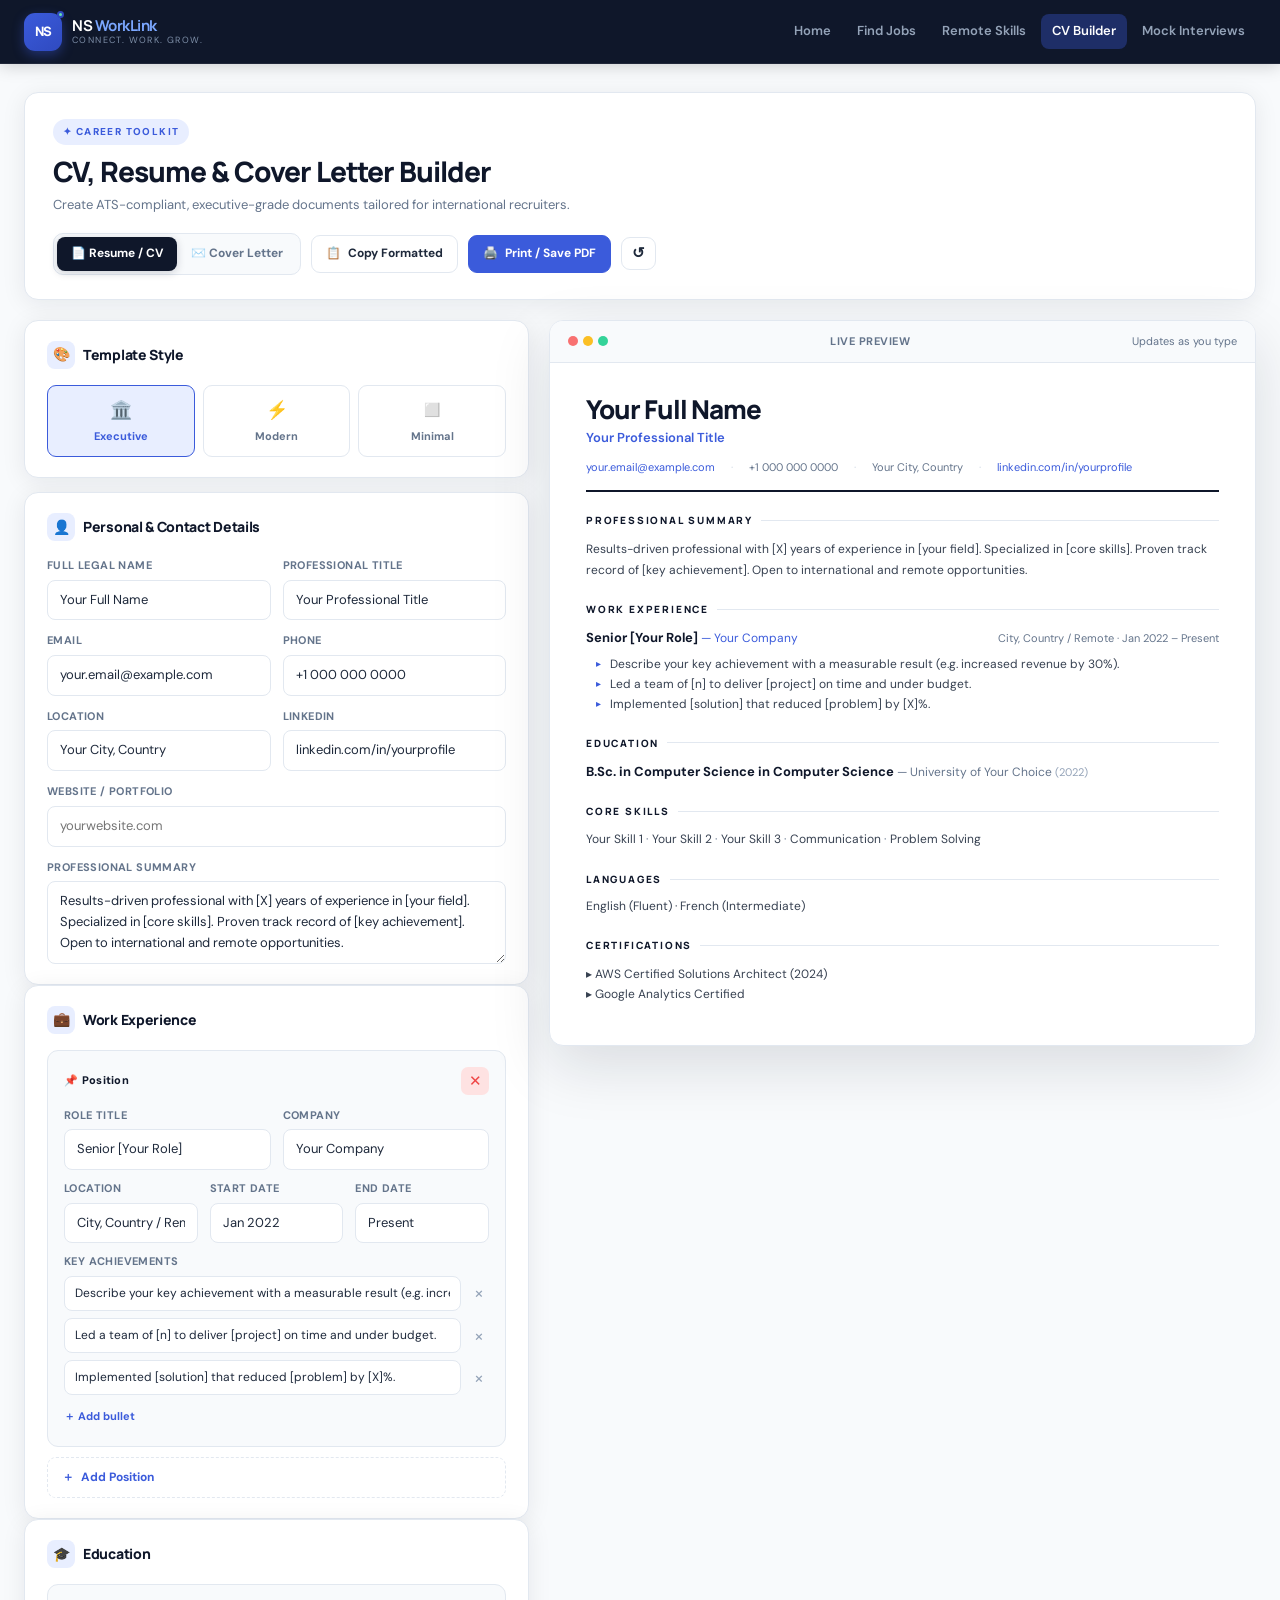
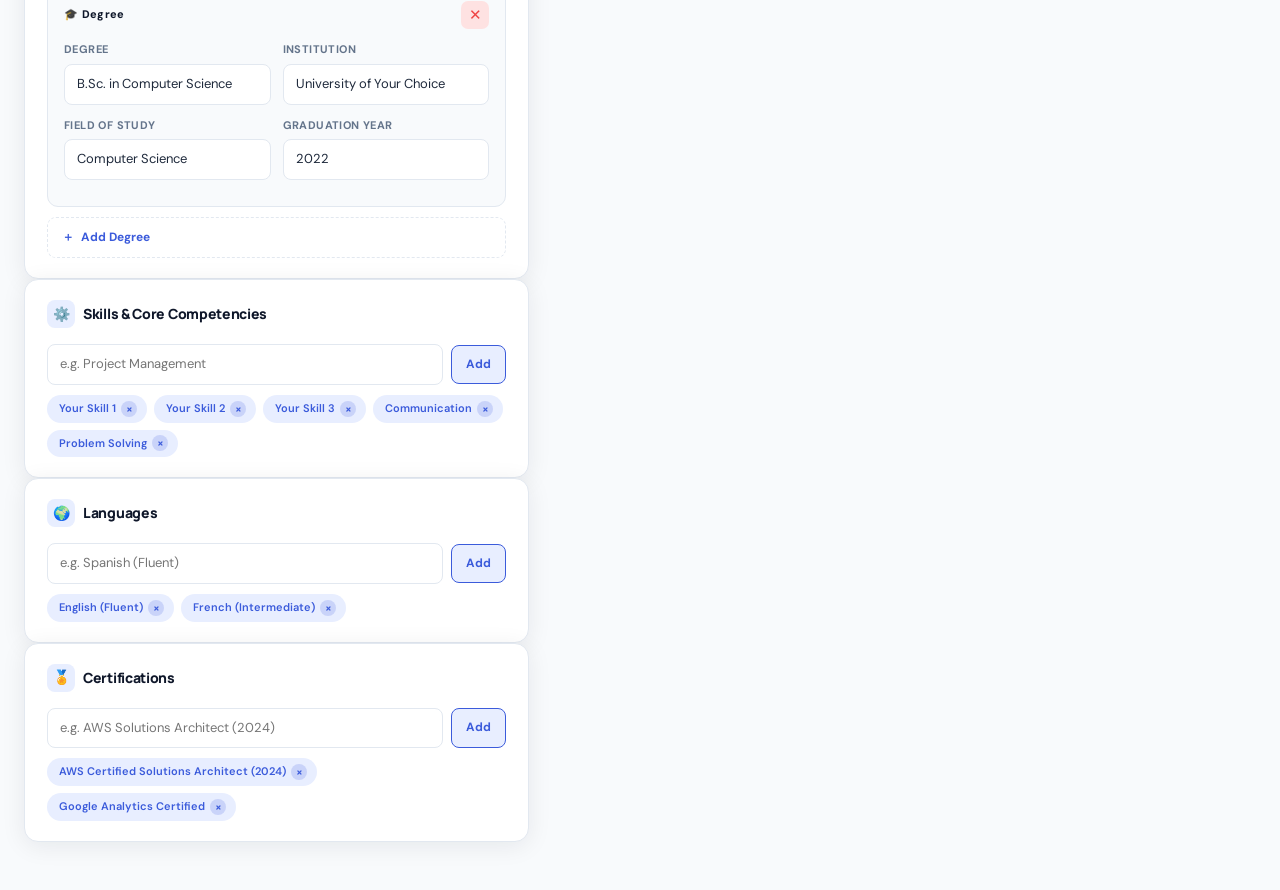
<file: resume.html>
<!DOCTYPE html>
<html lang="en">
<head>
  <meta charset="UTF-8">
  <meta name="viewport" content="width=device-width, initial-scale=1.0">
  <title>CV &amp; Resume Builder — NS WorkLink</title>
  <link rel="preconnect" href="https://fonts.googleapis.com">
  <link rel="preconnect" href="https://fonts.gstatic.com" crossorigin>
  <link href="https://fonts.googleapis.com/css2?family=DM+Sans:ital,wght@0,400;0,500;0,600;0,700;1,400&family=Manrope:wght@400;500;600;700;800&display=swap" rel="stylesheet">
  <style>
    /* =====================================================
       CSS CUSTOM PROPERTIES — NS WorkLink design tokens
    ===================================================== */
    :root {
      --navy:   #0f172a;
      --navy-2: #1e293b;
      --blue:   #3b5bdb;
      --blue-dark: #2f4ac0;
      --blue-light: #e8eeff;
      --green:  #22c55e;
      --green-light: #dcfce7;
      --indigo: #4f46e5;
      --slate:  #64748b;
      --ink:    #1e293b;
      --muted:  #64748b;
      --line:   #e2e8f0;
      --surface:#f8fafc;
      --white:  #ffffff;
      --radius: 14px;
      --shadow: 0 4px 24px rgba(15,23,42,.08);
      --shadow-lg: 0 20px 60px rgba(15,23,42,.13);
    }

    /* =====================================================
       RESET & BASE
    ===================================================== */
    *, *::before, *::after { box-sizing: border-box; margin: 0; padding: 0; }
    html { scroll-behavior: smooth; }
    body {
      font-family: 'DM Sans', sans-serif;
      background: var(--surface);
      color: var(--ink);
      line-height: 1.6;
      min-height: 100vh;
    }
    a { color: inherit; text-decoration: none; }
    button, input, textarea, select { font: inherit; }
    button { cursor: pointer; }
    input, textarea, select {
      background: var(--white);
      border: 1px solid var(--line);
      border-radius: 8px;
      padding: 9px 12px;
      font-size: 13px;
      color: var(--ink);
      width: 100%;
      outline: none;
      transition: border-color .18s, box-shadow .18s;
    }
    input:focus, textarea:focus, select:focus {
      border-color: var(--blue);
      box-shadow: 0 0 0 3px rgba(59,91,219,.12);
    }
    textarea { resize: vertical; }
    label {
      font-size: 11px;
      font-weight: 700;
      color: var(--slate);
      letter-spacing: .4px;
      display: block;
      margin-bottom: 5px;
      text-transform: uppercase;
    }

    /* =====================================================
       NAVBAR
    ===================================================== */
    .site-header {
      position: sticky;
      top: 0;
      z-index: 100;
      background: var(--navy);
      height: 64px;
      border-bottom: 1px solid rgba(255,255,255,.07);
      box-shadow: 0 2px 16px rgba(0,0,0,.18);
    }
    .nav-wrap {
      width: min(1280px, calc(100% - 48px));
      margin: 0 auto;
      height: 100%;
      display: flex;
      align-items: center;
      justify-content: space-between;
      gap: 20px;
    }
    .brand {
      display: inline-flex;
      align-items: center;
      gap: 10px;
      flex-shrink: 0;
    }
    .brand-mark {
      position: relative;
      display: grid;
      place-items: center;
      width: 38px; height: 38px;
      background: linear-gradient(145deg, #3b5bdb, #2f4ac0);
      border-radius: 11px;
      color: #fff;
      font-family: Manrope, sans-serif;
      font-size: 13px; font-weight: 800;
      letter-spacing: -1px;
      box-shadow: 0 4px 12px rgba(59,91,219,.4);
    }
    .brand-mark i {
      position: absolute;
      width: 7px; height: 7px;
      background: #64e0ae;
      border: 2px solid #2f4ac0;
      border-radius: 50%;
      right: -2px; top: -2px;
    }
    .brand-copy {
      display: flex;
      flex-direction: column;
      line-height: 1.25;
    }
    .brand-copy strong {
      font-family: Manrope, sans-serif;
      font-size: 15px;
      letter-spacing: -.5px;
      color: #fff;
    }
    .brand-copy strong b { color: #7ba7ff; }
    .brand-copy small {
      font-size: 9px;
      letter-spacing: 1.4px;
      color: #7e8fa8;
      text-transform: uppercase;
    }
    .main-nav {
      display: flex;
      align-items: center;
      gap: 4px;
    }
    .nav-link {
      font-size: 13px;
      font-weight: 600;
      color: #94a3b8;
      padding: 7px 11px;
      border-radius: 8px;
      transition: color .18s, background .18s;
    }
    .nav-link:hover { color: #fff; background: rgba(255,255,255,.07); }
    .nav-link.active { color: #fff; background: rgba(59,91,219,.35); }
    .menu-toggle {
      display: none;
      border: 0;
      background: transparent;
      padding: 8px;
    }
    .menu-toggle span {
      display: block;
      width: 22px; height: 2px;
      background: #94a3b8;
      margin: 5px 0;
      border-radius: 3px;
      transition: all .2s;
    }
    .no-print { /* flagged for print suppression */ }

    /* =====================================================
       PAGE WRAPPER
    ===================================================== */
    .page-wrapper {
      width: min(1280px, calc(100% - 48px));
      margin: 0 auto;
      padding: 28px 0 48px;
    }

    /* =====================================================
       TOP BANNER
    ===================================================== */
    .top-banner {
      background: var(--white);
      border: 1px solid var(--line);
      border-radius: var(--radius);
      padding: 24px 28px;
      margin-bottom: 20px;
      box-shadow: var(--shadow);
    }
    .banner-row-1 {
      display: flex;
      align-items: flex-start;
      gap: 16px;
      flex-wrap: wrap;
    }
    .banner-text { flex: 1; min-width: 220px; }
    .badge {
      display: inline-flex;
      align-items: center;
      gap: 6px;
      font-size: 10px;
      font-weight: 800;
      letter-spacing: 1.4px;
      color: var(--blue);
      background: var(--blue-light);
      border-radius: 20px;
      padding: 5px 10px;
      text-transform: uppercase;
      margin-bottom: 10px;
    }
    .banner-text h1 {
      font-family: Manrope, sans-serif;
      font-size: clamp(20px, 2.4vw, 28px);
      font-weight: 800;
      color: var(--navy);
      letter-spacing: -1px;
      line-height: 1.2;
      margin-bottom: 6px;
    }
    .banner-text p {
      font-size: 13px;
      color: var(--muted);
      margin: 0;
    }
    .banner-actions {
      display: flex;
      align-items: center;
      gap: 10px;
      flex-wrap: wrap;
      margin-top: 18px;
    }

    /* Mode switcher */
    .mode-switcher {
      display: inline-flex;
      background: var(--surface);
      border: 1px solid var(--line);
      border-radius: 10px;
      padding: 3px;
    }
    .mode-btn {
      border: 0;
      background: transparent;
      border-radius: 8px;
      padding: 7px 14px;
      font-size: 12px;
      font-weight: 700;
      color: var(--muted);
      transition: all .18s;
    }
    .mode-btn.active {
      background: var(--navy);
      color: #fff;
      box-shadow: 0 2px 8px rgba(15,23,42,.18);
    }

    /* Action buttons */
    .action-btn {
      display: inline-flex;
      align-items: center;
      gap: 7px;
      border: 1px solid var(--line);
      border-radius: 9px;
      padding: 8px 14px;
      font-size: 12px;
      font-weight: 700;
      color: var(--ink);
      background: var(--white);
      transition: all .18s;
      white-space: nowrap;
    }
    .action-btn:hover {
      border-color: #c7d2fe;
      background: var(--blue-light);
      color: var(--blue);
    }
    .action-btn.btn-primary {
      background: var(--blue);
      color: #fff;
      border-color: var(--blue);
    }
    .action-btn.btn-primary:hover {
      background: var(--blue-dark);
      border-color: var(--blue-dark);
      color: #fff;
    }
    .action-btn.btn-icon {
      padding: 8px 10px;
    }
    .action-btn .btn-icon-svg {
      font-size: 15px;
      line-height: 1;
    }

    /* Mobile tabs */
    .mobile-tabs {
      display: none;
      background: var(--white);
      border: 1px solid var(--line);
      border-radius: var(--radius);
      margin-bottom: 16px;
      overflow: hidden;
    }
    .mobile-tabs-inner {
      display: flex;
    }
    .mobile-tab {
      flex: 1;
      border: 0;
      background: transparent;
      padding: 13px 10px;
      font-size: 13px;
      font-weight: 700;
      color: var(--muted);
      border-bottom: 2px solid transparent;
      transition: all .18s;
    }
    .mobile-tab.active {
      color: var(--blue);
      border-bottom-color: var(--blue);
      background: rgba(59,91,219,.04);
    }

    /* =====================================================
       MAIN TWO-COLUMN LAYOUT
    ===================================================== */
    .main-layout {
      display: grid;
      grid-template-columns: 5fr 7fr;
      gap: 20px;
      align-items: start;
    }

    /* =====================================================
       EDITOR COLUMN
    ===================================================== */
    .editor-col { display: flex; flex-direction: column; gap: 14px; }

    /* Cards */
    .card {
      background: var(--white);
      border: 1px solid var(--line);
      border-radius: var(--radius);
      padding: 20px 22px;
      box-shadow: var(--shadow);
    }
    .card-header {
      display: flex;
      align-items: center;
      justify-content: space-between;
      margin-bottom: 16px;
    }
    .card-title {
      font-family: Manrope, sans-serif;
      font-size: 14px;
      font-weight: 800;
      color: var(--navy);
      letter-spacing: -.3px;
    }
    .card-title-icon {
      display: inline-flex;
      align-items: center;
      justify-content: center;
      width: 28px; height: 28px;
      border-radius: 8px;
      background: var(--blue-light);
      font-size: 14px;
      margin-right: 8px;
    }

    /* Template buttons */
    .template-btns {
      display: flex;
      gap: 8px;
      flex-wrap: wrap;
    }
    .tpl-btn {
      flex: 1;
      border: 1px solid var(--line);
      border-radius: 9px;
      padding: 10px 8px;
      font-size: 11px;
      font-weight: 700;
      color: var(--muted);
      background: var(--white);
      text-align: center;
      transition: all .18s;
      min-width: 80px;
    }
    .tpl-btn:hover { border-color: var(--blue); color: var(--blue); }
    .tpl-btn.active {
      border-color: var(--blue);
      background: var(--blue-light);
      color: var(--blue);
    }
    .tpl-btn-icon { font-size: 18px; display: block; margin-bottom: 4px; }

    /* Form grid */
    .form-grid-2 {
      display: grid;
      grid-template-columns: 1fr 1fr;
      gap: 12px;
    }
    .form-grid-3 {
      display: grid;
      grid-template-columns: 1fr 1fr 1fr;
      gap: 12px;
    }
    .form-group { display: flex; flex-direction: column; }
    .form-group.full { grid-column: 1 / -1; }

    /* Add buttons */
    .add-entry-btn {
      display: flex;
      align-items: center;
      gap: 7px;
      border: 1px dashed var(--line);
      border-radius: 9px;
      padding: 10px 14px;
      font-size: 12px;
      font-weight: 700;
      color: var(--blue);
      background: var(--white);
      width: 100%;
      transition: all .18s;
      margin-top: 4px;
    }
    .add-entry-btn:hover {
      border-color: var(--blue);
      background: var(--blue-light);
    }

    /* Experience / Education entries */
    .entry-card {
      border: 1px solid var(--line);
      border-radius: 11px;
      padding: 16px;
      margin-bottom: 10px;
      background: var(--surface);
      position: relative;
    }
    .entry-header {
      display: flex;
      align-items: center;
      justify-content: space-between;
      margin-bottom: 12px;
    }
    .entry-label {
      font-size: 11px;
      font-weight: 800;
      color: var(--navy);
      letter-spacing: .3px;
    }
    .remove-entry-btn {
      border: 0;
      background: #fee2e2;
      color: #ef4444;
      border-radius: 7px;
      width: 28px; height: 28px;
      font-size: 15px;
      display: flex;
      align-items: center;
      justify-content: center;
      transition: all .18s;
      flex-shrink: 0;
    }
    .remove-entry-btn:hover { background: #fecaca; }

    /* Achievements */
    .achievement-row {
      display: flex;
      gap: 8px;
      align-items: center;
      margin-bottom: 7px;
    }
    .achievement-row input { flex: 1; font-size: 12px; padding: 7px 10px; }
    .remove-ach-btn {
      border: 0;
      background: none;
      color: #94a3b8;
      font-size: 18px;
      line-height: 1;
      padding: 2px 5px;
      transition: color .15s;
      flex-shrink: 0;
    }
    .remove-ach-btn:hover { color: #ef4444; }
    .add-bullet-link {
      border: 0;
      background: none;
      color: var(--blue);
      font-size: 11px;
      font-weight: 700;
      padding: 4px 0;
      cursor: pointer;
    }
    .add-bullet-link:hover { text-decoration: underline; }

    /* Tags / chips */
    .tag-input-row {
      display: flex;
      gap: 8px;
      align-items: center;
      margin-bottom: 10px;
    }
    .tag-input-row input { flex: 1; }
    .tag-add-btn {
      border: 1px solid var(--blue);
      background: var(--blue-light);
      color: var(--blue);
      border-radius: 8px;
      padding: 9px 14px;
      font-size: 12px;
      font-weight: 700;
      white-space: nowrap;
      flex-shrink: 0;
      transition: all .18s;
    }
    .tag-add-btn:hover { background: var(--blue); color: #fff; }
    .tags-container {
      display: flex;
      flex-wrap: wrap;
      gap: 7px;
    }
    .tag-chip {
      display: inline-flex;
      align-items: center;
      gap: 5px;
      background: var(--blue-light);
      color: var(--blue);
      border-radius: 20px;
      padding: 5px 10px 5px 12px;
      font-size: 11px;
      font-weight: 600;
    }
    .tag-remove {
      border: 0;
      background: rgba(59,91,219,.18);
      color: var(--blue);
      border-radius: 50%;
      width: 16px; height: 16px;
      font-size: 12px;
      line-height: 1;
      display: flex;
      align-items: center;
      justify-content: center;
      transition: all .15s;
      flex-shrink: 0;
    }
    .tag-remove:hover { background: var(--blue); color: #fff; }

    /* Cover letter presets */
    .preset-btns {
      display: flex;
      gap: 8px;
      flex-wrap: wrap;
      margin-bottom: 16px;
    }
    .preset-btn {
      border: 1px solid var(--line);
      border-radius: 20px;
      padding: 6px 13px;
      font-size: 11px;
      font-weight: 700;
      color: var(--muted);
      background: var(--white);
      transition: all .18s;
    }
    .preset-btn:hover {
      border-color: var(--blue);
      color: var(--blue);
      background: var(--blue-light);
    }

    /* =====================================================
       PREVIEW COLUMN
    ===================================================== */
    .preview-col {
      position: sticky;
      top: 80px;
    }
    .preview-wrapper {
      background: var(--white);
      border: 1px solid var(--line);
      border-radius: var(--radius);
      box-shadow: var(--shadow-lg);
      overflow: hidden;
    }
    .preview-header {
      display: flex;
      align-items: center;
      justify-content: space-between;
      padding: 12px 18px;
      background: var(--surface);
      border-bottom: 1px solid var(--line);
      gap: 10px;
    }
    .preview-header-label {
      font-size: 11px;
      font-weight: 700;
      color: var(--muted);
      letter-spacing: .5px;
      text-transform: uppercase;
    }
    .preview-dots {
      display: flex;
      gap: 5px;
    }
    .preview-dot {
      width: 10px; height: 10px;
      border-radius: 50%;
    }
    .pd-red   { background: #f87171; }
    .pd-yellow{ background: #fbbf24; }
    .pd-green { background: #34d399; }

    /* Document area */
    .preview-doc {
      padding: 32px 36px 40px;
      min-height: 600px;
      font-size: 13px;
      line-height: 1.65;
    }

    /* ======================= EXECUTIVE TEMPLATE ======================= */
    .tpl-executive .doc-name {
      font-family: Manrope, sans-serif;
      font-size: 26px;
      font-weight: 800;
      color: var(--navy);
      letter-spacing: -1px;
      line-height: 1.1;
    }
    .tpl-executive .doc-title {
      font-size: 13px;
      color: var(--blue);
      font-weight: 600;
      margin-top: 3px;
    }
    .tpl-executive .doc-contact-row {
      display: flex;
      flex-wrap: wrap;
      gap: 4px 14px;
      font-size: 11px;
      color: var(--muted);
      margin-top: 10px;
    }
    .tpl-executive .doc-contact-row a { color: var(--blue); }
    .tpl-executive .doc-divider {
      border: none;
      border-top: 2px solid var(--navy);
      margin: 14px 0 16px;
    }
    .tpl-executive .doc-section-title {
      font-family: Manrope, sans-serif;
      font-size: 10px;
      font-weight: 800;
      letter-spacing: 1.8px;
      color: var(--navy);
      text-transform: uppercase;
      margin: 20px 0 10px;
      display: flex;
      align-items: center;
      gap: 8px;
    }
    .tpl-executive .doc-section-title::after {
      content: '';
      flex: 1;
      height: 1px;
      background: var(--line);
    }
    .tpl-executive .exp-entry { margin-bottom: 14px; }
    .tpl-executive .exp-role-line {
      display: flex;
      justify-content: space-between;
      align-items: baseline;
      flex-wrap: wrap;
      gap: 4px;
    }
    .tpl-executive .exp-role {
      font-weight: 700;
      font-size: 13px;
      color: var(--navy);
    }
    .tpl-executive .exp-company { color: var(--blue); font-size: 12px; }
    .tpl-executive .exp-dates {
      font-size: 11px;
      color: var(--muted);
      white-space: nowrap;
    }
    .tpl-executive .exp-bullets {
      margin: 6px 0 0 14px;
      padding: 0;
      list-style: none;
    }
    .tpl-executive .exp-bullets li {
      font-size: 12px;
      color: #374151;
      line-height: 1.65;
      padding-left: 10px;
      position: relative;
    }
    .tpl-executive .exp-bullets li::before {
      content: '▸';
      position: absolute;
      left: -4px;
      color: var(--blue);
      font-size: 10px;
      top: 1px;
    }
    .tpl-executive .edu-entry { margin-bottom: 10px; }
    .tpl-executive .edu-degree {
      font-weight: 700;
      font-size: 13px;
      color: var(--navy);
    }
    .tpl-executive .edu-school { color: var(--muted); font-size: 12px; }
    .tpl-executive .skills-line {
      font-size: 12px;
      color: #374151;
      line-height: 1.8;
    }
    .tpl-executive .skills-line span {
      display: inline-block;
      margin-right: 4px;
    }
    .tpl-executive .skills-line span::after { content: ' ·'; color: var(--muted); }
    .tpl-executive .skills-line span:last-child::after { content: ''; }
    .tpl-executive .lang-certs-line {
      font-size: 12px;
      color: #374151;
    }
    .tpl-executive .cert-item {
      font-size: 12px;
      color: #374151;
      line-height: 1.7;
    }

    /* ======================= MODERN TEMPLATE ======================= */
    .tpl-modern .modern-layout {
      display: grid;
      grid-template-columns: 160px 1fr;
      gap: 0;
      min-height: 500px;
    }
    .tpl-modern .modern-sidebar {
      background: var(--navy);
      padding: 24px 16px;
      border-radius: 8px 0 0 8px;
    }
    .tpl-modern .modern-main {
      padding: 24px 20px;
    }
    .tpl-modern .doc-name {
      font-family: Manrope, sans-serif;
      font-size: 18px;
      font-weight: 800;
      color: #fff;
      letter-spacing: -.5px;
      line-height: 1.2;
    }
    .tpl-modern .doc-title {
      font-size: 10px;
      font-weight: 600;
      color: #93c5fd;
      margin-top: 4px;
      letter-spacing: .3px;
    }
    .tpl-modern .sidebar-divider {
      border: none;
      border-top: 1px solid rgba(255,255,255,.12);
      margin: 14px 0;
    }
    .tpl-modern .sidebar-section-title {
      font-size: 8px;
      font-weight: 800;
      letter-spacing: 1.5px;
      text-transform: uppercase;
      color: #93c5fd;
      margin-bottom: 8px;
    }
    .tpl-modern .sidebar-contact-item {
      font-size: 10px;
      color: #cbd5e1;
      margin-bottom: 5px;
      word-break: break-all;
    }
    .tpl-modern .sidebar-tag {
      display: inline-block;
      font-size: 9px;
      background: rgba(255,255,255,.1);
      color: #e2e8f0;
      border-radius: 12px;
      padding: 3px 8px;
      margin: 2px 2px 2px 0;
    }
    .tpl-modern .doc-section-title {
      font-family: Manrope, sans-serif;
      font-size: 12px;
      font-weight: 800;
      color: var(--blue);
      text-transform: uppercase;
      letter-spacing: 1px;
      margin: 16px 0 8px;
      padding-bottom: 4px;
      border-bottom: 2px solid var(--blue-light);
    }
    .tpl-modern .doc-section-title:first-child { margin-top: 0; }
    .tpl-modern .summary-text {
      font-size: 12px;
      color: #374151;
      line-height: 1.7;
    }
    .tpl-modern .exp-role {
      font-weight: 700;
      font-size: 13px;
      color: var(--navy);
    }
    .tpl-modern .exp-company { color: var(--blue); font-size: 11px; }
    .tpl-modern .exp-dates { font-size: 10px; color: var(--muted); }
    .tpl-modern .exp-bullets {
      margin: 5px 0 0 12px;
      padding: 0;
      list-style: none;
    }
    .tpl-modern .exp-bullets li {
      font-size: 11px;
      color: #374151;
      line-height: 1.65;
      padding-left: 10px;
      position: relative;
      margin-bottom: 2px;
    }
    .tpl-modern .exp-bullets li::before {
      content: '•';
      position: absolute;
      left: 0;
      color: var(--blue);
    }
    .tpl-modern .edu-degree {
      font-weight: 700;
      font-size: 12px;
      color: var(--navy);
    }
    .tpl-modern .edu-school { font-size: 11px; color: var(--muted); }
    .tpl-modern .exp-entry { margin-bottom: 12px; }
    .tpl-modern .edu-entry { margin-bottom: 8px; }

    /* ======================= MINIMAL TEMPLATE ======================= */
    .tpl-minimal .doc-name {
      font-family: Manrope, sans-serif;
      font-size: 28px;
      font-weight: 700;
      color: #111827;
      letter-spacing: -1.2px;
    }
    .tpl-minimal .doc-title {
      font-size: 13px;
      color: #6b7280;
      font-weight: 400;
      margin-top: 2px;
    }
    .tpl-minimal .doc-contact-row {
      display: flex;
      flex-wrap: wrap;
      gap: 4px 16px;
      font-size: 11px;
      color: #6b7280;
      margin-top: 10px;
    }
    .tpl-minimal .doc-divider {
      border: none;
      border-top: 1px solid #e5e7eb;
      margin: 16px 0;
    }
    .tpl-minimal .doc-section-title {
      font-size: 10px;
      font-weight: 700;
      letter-spacing: 1.8px;
      color: #9ca3af;
      text-transform: uppercase;
      margin: 20px 0 10px;
    }
    .tpl-minimal .exp-role {
      font-weight: 600;
      font-size: 13px;
      color: #111827;
    }
    .tpl-minimal .exp-company { color: #6b7280; font-size: 12px; }
    .tpl-minimal .exp-dates { font-size: 11px; color: #9ca3af; }
    .tpl-minimal .exp-role-line {
      display: flex;
      justify-content: space-between;
      align-items: baseline;
      flex-wrap: wrap;
    }
    .tpl-minimal .exp-bullets {
      margin: 5px 0 0 12px;
      padding: 0;
      list-style: none;
    }
    .tpl-minimal .exp-bullets li {
      font-size: 12px;
      color: #374151;
      line-height: 1.7;
      padding-left: 10px;
      position: relative;
    }
    .tpl-minimal .exp-bullets li::before {
      content: '–';
      position: absolute;
      left: 0;
      color: #d1d5db;
    }
    .tpl-minimal .exp-entry { margin-bottom: 14px; }
    .tpl-minimal .edu-entry { margin-bottom: 8px; }
    .tpl-minimal .edu-degree {
      font-weight: 600;
      font-size: 13px;
      color: #111827;
    }
    .tpl-minimal .edu-school { font-size: 12px; color: #6b7280; }
    .tpl-minimal .skills-chips {
      display: flex;
      flex-wrap: wrap;
      gap: 6px;
    }
    .tpl-minimal .skills-chips span {
      font-size: 11px;
      border: 1px solid #e5e7eb;
      border-radius: 4px;
      padding: 3px 9px;
      color: #374151;
    }

    /* ======================= COVER LETTER PREVIEW ======================= */
    .cl-preview {
      font-size: 13px;
      line-height: 1.8;
      color: #1e293b;
    }
    .cl-sender-name {
      font-family: Manrope, sans-serif;
      font-size: 18px;
      font-weight: 800;
      color: var(--navy);
      letter-spacing: -.5px;
    }
    .cl-contact {
      font-size: 11px;
      color: var(--muted);
      margin-top: 4px;
    }
    .cl-divider {
      border: none;
      border-top: 1px solid var(--line);
      margin: 16px 0;
    }
    .cl-date { font-size: 12px; color: var(--muted); margin-bottom: 16px; }
    .cl-recipient { margin-bottom: 16px; }
    .cl-recipient strong { font-weight: 700; color: var(--navy); }
    .cl-recipient span { display: block; font-size: 12px; color: var(--muted); }
    .cl-salutation { font-weight: 600; color: var(--navy); margin-bottom: 14px; }
    .cl-para { margin-bottom: 14px; font-size: 13px; color: #374151; }
    .cl-signoff { margin-top: 20px; white-space: pre-line; color: var(--navy); font-weight: 600; }

    /* =====================================================
       UTILITY
    ===================================================== */
    .hidden { display: none !important; }
    .mt-8  { margin-top: 8px; }
    .mt-12 { margin-top: 12px; }
    .mt-16 { margin-top: 16px; }

    /* =====================================================
       PRINT STYLES
    ===================================================== */
    @media print {
      .no-print { display: none !important; }
      body { background: #fff; }
      .page-wrapper { width: 100%; padding: 0; }
      .main-layout { display: block; }
      .editor-col  { display: none; }
      .preview-col {
        position: static;
        width: 100%;
      }
      .preview-wrapper {
        border: none;
        box-shadow: none;
        border-radius: 0;
      }
      .preview-header { display: none; }
      .preview-doc {
        padding: 20px;
        min-height: 0;
      }
      .top-banner { display: none; }
      .mobile-tabs { display: none; }
      .site-header { display: none; }
      @page { margin: 1.2cm 1.4cm; }
    }

    /* =====================================================
       RESPONSIVE — TABLET & MOBILE
    ===================================================== */
    @media (max-width: 1023px) {
      .main-layout {
        grid-template-columns: 1fr;
      }
      .preview-col {
        position: static;
      }
      .mobile-tabs {
        display: block;
      }
      .editor-col.tab-hidden { display: none; }
      .preview-col.tab-hidden { display: none; }
    }

    @media (max-width: 768px) {
      .nav-wrap { width: calc(100% - 32px); }
      .main-nav { display: none; position: absolute; top: 64px; left: 0; right: 0; background: var(--navy); padding: 12px 16px 20px; flex-direction: column; gap: 2px; border-bottom: 1px solid rgba(255,255,255,.08); box-shadow: 0 16px 24px rgba(0,0,0,.2); }
      .main-nav.open { display: flex; }
      .nav-link { padding: 10px 12px; border-radius: 8px; }
      .menu-toggle { display: block; }
      .page-wrapper { width: calc(100% - 32px); padding: 16px 0 32px; }
      .top-banner { padding: 18px; }
      .banner-actions { gap: 8px; }
      .form-grid-2 { grid-template-columns: 1fr; }
      .form-grid-3 { grid-template-columns: 1fr 1fr; }
      .preview-doc { padding: 20px; }
    }

    @media (max-width: 480px) {
      .form-grid-3 { grid-template-columns: 1fr; }
      .banner-actions { flex-direction: column; align-items: stretch; }
      .mode-switcher { width: 100%; }
      .mode-btn { flex: 1; }
    }

    /* =====================================================
       TOAST
    ===================================================== */
    .toast {
      position: fixed;
      bottom: 28px;
      right: 28px;
      background: var(--navy);
      color: #fff;
      padding: 11px 18px;
      border-radius: 10px;
      font-size: 13px;
      font-weight: 600;
      box-shadow: 0 8px 24px rgba(15,23,42,.22);
      z-index: 9999;
      opacity: 0;
      transform: translateY(12px);
      transition: opacity .22s, transform .22s;
      pointer-events: none;
    }
    .toast.show { opacity: 1; transform: translateY(0); }

    /* =====================================================
       SECTION SUBTITLE
    ===================================================== */
    .section-hint {
      font-size: 11px;
      color: var(--muted);
      margin-bottom: 14px;
      line-height: 1.5;
    }
  </style>
</head>
<body>

  <!-- ===== NAVBAR ===== -->
  <header class="site-header no-print">
    <div class="nav-wrap">
      <a class="brand" href="index.html" aria-label="NS WorkLink home">
        <span class="brand-mark" aria-hidden="true"><span>NS</span><i></i></span>
        <span class="brand-copy">
          <strong>NS <b>WorkLink</b></strong>
          <small>Connect. Work. Grow.</small>
        </span>
      </a>
      <button class="menu-toggle" id="menuToggle" aria-expanded="false" aria-controls="mainNav" aria-label="Open navigation">
        <span></span><span></span><span></span>
      </button>
      <nav class="main-nav" id="mainNav" aria-label="Main navigation">
        <a class="nav-link" href="index.html">Home</a>
        <a class="nav-link" href="index.html#jobs">Find Jobs</a>
        <a class="nav-link" href="skills.html">Remote Skills</a>
        <a class="nav-link active" href="resume.html">CV Builder</a>
        <a class="nav-link" href="interview.html">Mock Interviews</a>
      </nav>
    </div>
  </header>

  <!-- ===== TOAST ===== -->
  <div class="toast" id="toast" role="status" aria-live="polite"></div>

  <!-- ===== PAGE ===== -->
  <div class="page-wrapper">

    <!-- TOP BANNER -->
    <div class="top-banner no-print">
      <div class="banner-row-1">
        <div class="banner-text">
          <span class="badge">✦ Career Toolkit</span>
          <h1>CV, Resume &amp; Cover Letter Builder</h1>
          <p>Create ATS-compliant, executive-grade documents tailored for international recruiters.</p>
        </div>
      </div>
      <div class="banner-actions">
        <!-- Mode switcher -->
        <div class="mode-switcher" role="group" aria-label="Document mode">
          <button class="mode-btn active" id="modeResume" onclick="setMode('resume')">📄 Resume / CV</button>
          <button class="mode-btn" id="modeCover" onclick="setMode('cover')">✉️ Cover Letter</button>
        </div>
        <!-- Actions -->
        <button class="action-btn" onclick="copyFormatted()" id="copyBtn" aria-label="Copy formatted text to clipboard">
          <span>📋</span> Copy Formatted
        </button>
        <button class="action-btn btn-primary" onclick="window.print()" aria-label="Print or save as PDF">
          <span>🖨️</span> Print / Save PDF
        </button>
        <button class="action-btn btn-icon" onclick="resetData()" aria-label="Reset to default data" title="Reset to defaults">
          <span class="btn-icon-svg">↺</span>
        </button>
      </div>
    </div>

    <!-- MOBILE TABS -->
    <div class="mobile-tabs no-print" id="mobileTabs">
      <div class="mobile-tabs-inner">
        <button class="mobile-tab active" id="tabEdit" onclick="showMobileTab('edit')">✏️ Edit Details</button>
        <button class="mobile-tab" id="tabPreview" onclick="showMobileTab('preview')">📄 Live Preview</button>
      </div>
    </div>

    <!-- MAIN LAYOUT -->
    <div class="main-layout">

      <!-- ============ EDITOR COLUMN ============ -->
      <div class="editor-col no-print" id="editorCol">

        <!-- Template Selector -->
        <div class="card" id="resumeTemplateCard">
          <div class="card-header">
            <span class="card-title"><span class="card-title-icon">🎨</span>Template Style</span>
          </div>
          <div class="template-btns">
            <button class="tpl-btn active" data-tpl="executive" onclick="setTemplate('executive')">
              <span class="tpl-btn-icon">🏛️</span>Executive
            </button>
            <button class="tpl-btn" data-tpl="modern" onclick="setTemplate('modern')">
              <span class="tpl-btn-icon">⚡</span>Modern
            </button>
            <button class="tpl-btn" data-tpl="minimal" onclick="setTemplate('minimal')">
              <span class="tpl-btn-icon">◻️</span>Minimal
            </button>
          </div>
        </div>

        <!-- ======= RESUME EDITOR ======= -->
        <div id="resumeEditor">

          <!-- Personal Details -->
          <div class="card">
            <div class="card-header">
              <span class="card-title"><span class="card-title-icon">👤</span>Personal &amp; Contact Details</span>
            </div>
            <div class="form-grid-2">
              <div class="form-group">
                <label for="r-name">Full Legal Name</label>
                <input type="text" id="r-name" placeholder="e.g. Alexandra Johnson" oninput="updateResume()">
              </div>
              <div class="form-group">
                <label for="r-title">Professional Title</label>
                <input type="text" id="r-title" placeholder="e.g. Senior Software Engineer" oninput="updateResume()">
              </div>
              <div class="form-group">
                <label for="r-email">Email</label>
                <input type="email" id="r-email" placeholder="you@example.com" oninput="updateResume()">
              </div>
              <div class="form-group">
                <label for="r-phone">Phone</label>
                <input type="tel" id="r-phone" placeholder="+1 000 000 0000" oninput="updateResume()">
              </div>
              <div class="form-group">
                <label for="r-location">Location</label>
                <input type="text" id="r-location" placeholder="City, Country" oninput="updateResume()">
              </div>
              <div class="form-group">
                <label for="r-linkedin">LinkedIn</label>
                <input type="url" id="r-linkedin" placeholder="linkedin.com/in/yourprofile" oninput="updateResume()">
              </div>
              <div class="form-group full">
                <label for="r-website">Website / Portfolio</label>
                <input type="url" id="r-website" placeholder="yourwebsite.com" oninput="updateResume()">
              </div>
              <div class="form-group full">
                <label for="r-summary">Professional Summary</label>
                <textarea id="r-summary" rows="3" placeholder="Results-driven professional with X years of experience..." oninput="updateResume()"></textarea>
              </div>
            </div>
          </div>

          <!-- Work Experience -->
          <div class="card">
            <div class="card-header">
              <span class="card-title"><span class="card-title-icon">💼</span>Work Experience</span>
            </div>
            <div id="expEntries"></div>
            <button class="add-entry-btn" onclick="addExperience()">
              <span>＋</span> Add Position
            </button>
          </div>

          <!-- Education -->
          <div class="card">
            <div class="card-header">
              <span class="card-title"><span class="card-title-icon">🎓</span>Education</span>
            </div>
            <div id="eduEntries"></div>
            <button class="add-entry-btn" onclick="addEducation()">
              <span>＋</span> Add Degree
            </button>
          </div>

          <!-- Skills -->
          <div class="card">
            <div class="card-header">
              <span class="card-title"><span class="card-title-icon">⚙️</span>Skills &amp; Core Competencies</span>
            </div>
            <div class="tag-input-row">
              <input type="text" id="skillInput" placeholder="e.g. Project Management" onkeydown="tagKeydown(event,'skill')">
              <button class="tag-add-btn" onclick="addTag('skill')">Add</button>
            </div>
            <div class="tags-container" id="skillTags"></div>
          </div>

          <!-- Languages -->
          <div class="card">
            <div class="card-header">
              <span class="card-title"><span class="card-title-icon">🌍</span>Languages</span>
            </div>
            <div class="tag-input-row">
              <input type="text" id="langInput" placeholder="e.g. Spanish (Fluent)" onkeydown="tagKeydown(event,'lang')">
              <button class="tag-add-btn" onclick="addTag('lang')">Add</button>
            </div>
            <div class="tags-container" id="langTags"></div>
          </div>

          <!-- Certifications -->
          <div class="card">
            <div class="card-header">
              <span class="card-title"><span class="card-title-icon">🏅</span>Certifications</span>
            </div>
            <div class="tag-input-row">
              <input type="text" id="certInput" placeholder="e.g. AWS Solutions Architect (2024)" onkeydown="tagKeydown(event,'cert')">
              <button class="tag-add-btn" onclick="addTag('cert')">Add</button>
            </div>
            <div class="tags-container" id="certTags"></div>
          </div>

        </div><!-- /resumeEditor -->

        <!-- ======= COVER LETTER EDITOR ======= -->
        <div id="coverEditor" class="hidden">

          <div class="card">
            <div class="card-header">
              <span class="card-title"><span class="card-title-icon">⚡</span>Quick Presets</span>
            </div>
            <p class="section-hint">Pre-fill paragraphs for common scenarios.</p>
            <div class="preset-btns">
              <button class="preset-btn" onclick="applyCLPreset('tech')">🛠 Tech / Engineering</button>
              <button class="preset-btn" onclick="applyCLPreset('international')">🌍 International Role</button>
              <button class="preset-btn" onclick="applyCLPreset('entry')">🌱 Entry-Level</button>
              <button class="preset-btn" onclick="applyCLPreset('executive')">🏛 Executive</button>
            </div>
          </div>

          <div class="card">
            <div class="card-header">
              <span class="card-title"><span class="card-title-icon">✉️</span>Cover Letter Details</span>
            </div>
            <div class="form-grid-2">
              <div class="form-group">
                <label for="cl-recipient">Recipient Name</label>
                <input type="text" id="cl-recipient" placeholder="e.g. Sarah Chen" oninput="updateCoverLetter()">
              </div>
              <div class="form-group">
                <label for="cl-rec-title">Recipient Title</label>
                <input type="text" id="cl-rec-title" placeholder="e.g. Head of Talent" oninput="updateCoverLetter()">
              </div>
              <div class="form-group">
                <label for="cl-company">Company Name</label>
                <input type="text" id="cl-company" placeholder="e.g. Acme Corp" oninput="updateCoverLetter()">
              </div>
              <div class="form-group">
                <label for="cl-job-title">Job Title</label>
                <input type="text" id="cl-job-title" placeholder="e.g. Senior Engineer" oninput="updateCoverLetter()">
              </div>
              <div class="form-group full">
                <label for="cl-date">Date</label>
                <input type="text" id="cl-date" placeholder="e.g. January 1, 2025" oninput="updateCoverLetter()">
              </div>
              <div class="form-group full">
                <label for="cl-salutation">Salutation</label>
                <input type="text" id="cl-salutation" placeholder="Dear Hiring Committee," oninput="updateCoverLetter()">
              </div>
              <div class="form-group full">
                <label for="cl-opening">Opening Paragraph</label>
                <textarea id="cl-opening" rows="3" oninput="updateCoverLetter()"></textarea>
              </div>
              <div class="form-group full">
                <label for="cl-body1">Body Paragraph 1</label>
                <textarea id="cl-body1" rows="4" oninput="updateCoverLetter()"></textarea>
              </div>
              <div class="form-group full">
                <label for="cl-body2">Body Paragraph 2</label>
                <textarea id="cl-body2" rows="3" oninput="updateCoverLetter()"></textarea>
              </div>
              <div class="form-group full">
                <label for="cl-closing">Closing Paragraph</label>
                <textarea id="cl-closing" rows="2" oninput="updateCoverLetter()"></textarea>
              </div>
              <div class="form-group full">
                <label for="cl-signoff">Sign-Off</label>
                <textarea id="cl-signoff" rows="2" oninput="updateCoverLetter()"></textarea>
              </div>
            </div>
          </div>

        </div><!-- /coverEditor -->

      </div><!-- /editorCol -->

      <!-- ============ PREVIEW COLUMN ============ -->
      <div class="preview-col" id="previewCol">
        <div class="preview-wrapper">
          <div class="preview-header no-print">
            <div class="preview-dots" aria-hidden="true">
              <span class="preview-dot pd-red"></span>
              <span class="preview-dot pd-yellow"></span>
              <span class="preview-dot pd-green"></span>
            </div>
            <span class="preview-header-label">Live Preview</span>
            <span style="font-size:11px;color:var(--muted);">Updates as you type</span>
          </div>
          <div class="preview-doc tpl-executive" id="previewDoc">
            <!-- Rendered by JS -->
          </div>
        </div>
      </div>

    </div><!-- /main-layout -->
  </div><!-- /page-wrapper -->

  <!-- ===================================================
       JAVASCRIPT
  =================================================== -->
  <script>
  'use strict';

  /* =====================================================
     DEFAULT DATA
  ===================================================== */
  const DEFAULT_RESUME = {
    fullName: "Your Full Name",
    title: "Your Professional Title",
    email: "your.email@example.com",
    phone: "+1 000 000 0000",
    location: "Your City, Country",
    linkedin: "linkedin.com/in/yourprofile",
    website: "",
    summary: "Results-driven professional with [X] years of experience in [your field]. Specialized in [core skills]. Proven track record of [key achievement]. Open to international and remote opportunities.",
    experience: [
      {
        id: "exp-1",
        title: "Senior [Your Role]",
        company: "Your Company",
        location: "City, Country / Remote",
        startDate: "Jan 2022",
        endDate: "Present",
        achievements: [
          "Describe your key achievement with a measurable result (e.g. increased revenue by 30%).",
          "Led a team of [n] to deliver [project] on time and under budget.",
          "Implemented [solution] that reduced [problem] by [X]%."
        ]
      }
    ],
    education: [
      {
        id: "edu-1",
        degree: "B.Sc. in Computer Science",
        school: "University of Your Choice",
        fieldOfStudy: "Computer Science",
        gradYear: "2022",
        details: "Graduated with Honours."
      }
    ],
    skills: ["Your Skill 1", "Your Skill 2", "Your Skill 3", "Communication", "Problem Solving"],
    languages: ["English (Fluent)", "French (Intermediate)"],
    certifications: ["AWS Certified Solutions Architect (2024)", "Google Analytics Certified"]
  };

  const DEFAULT_COVER_LETTER = {
    recipientName: "Hiring Team",
    recipientTitle: "Head of Talent Acquisition",
    companyName: "Target Company",
    jobTitle: "Your Target Role",
    date: new Date().toLocaleDateString('en-US', { year: 'numeric', month: 'long', day: 'numeric' }),
    salutation: "Dear Hiring Committee,",
    openingParagraph: "I am writing to express my strong interest in the [Job Title] position at [Company]. Having followed your company's growth and innovation over the past [X] years, I am inspired by your commitment to [specific company value or achievement].",
    bodyParagraph1: "Over the past [X] years, I have developed deep expertise in [your core skill]. At [Previous Company], I [specific achievement with measurable result]. My experience in [relevant area] positions me to make an immediate and meaningful contribution to your team.",
    bodyParagraph2: "Beyond technical skills, I bring strong cross-cultural communication and the ability to thrive in distributed, international environments. I am particularly drawn to [Company]'s approach to [specific aspect] and believe my background in [your specialization] aligns well with your current priorities.",
    closingParagraph: "Thank you for considering my application. I would welcome the opportunity to discuss how my experience can contribute to your team's goals. I look forward to speaking with you.",
    signOff: "Sincerely,\n[Your Full Name]"
  };

  const CL_PRESETS = {
    tech: {
      openingParagraph: "I am writing to express my focused interest in the Senior Infrastructure Engineer position. Having managed multi-region Kubernetes clusters with zero critical incidents over 4 years, I specialize in developer productivity and infrastructure cost optimization.",
      bodyParagraph1: "At my current role I reduced cloud infrastructure costs by 42% through right-sizing and reserved-instance planning while maintaining 99.98% uptime. I have deep hands-on experience with Terraform, AWS, and CI/CD pipeline design — skills directly applicable to your platform team's roadmap.",
      bodyParagraph2: "I thrive in collaborative, documentation-driven engineering cultures. I am comfortable working asynchronously across time zones and have led three cross-functional migrations with fully distributed teams.",
      closingParagraph: "I would welcome the chance to discuss how my infrastructure background can accelerate your team's goals. Thank you for your time and consideration."
    },
    international: {
      openingParagraph: "I am eager to present my candidacy for your international engineering opening. Having collaborated across European, North American, and Asian distributed teams for over 6 years, I thrive in asynchronous, high-trust engineering cultures.",
      bodyParagraph1: "My background spans product localization, international compliance, and building systems that scale across jurisdictions. I have contributed to teams spanning 12 time zones and understand the communication and coordination discipline that global work requires.",
      bodyParagraph2: "I bring native-level fluency in English and professional proficiency in a second language, alongside deep sensitivity to cross-cultural dynamics — an asset in customer-facing or partner-facing roles.",
      closingParagraph: "I would be glad to discuss how my international experience can support your team's expansion. I look forward to speaking with you."
    },
    entry: {
      openingParagraph: "I am writing to express my strong enthusiasm for this role. As a recent Computer Science graduate with hands-on open-source contributions and production internship experience, I am ready to contribute immediately and grow rapidly within your team.",
      bodyParagraph1: "During my internship at [Company], I shipped a feature used by over 10,000 active users within two months. I am comfortable with modern web and backend stacks, and I write tests first. I have contributed to open-source projects with active maintainers and have experience giving and receiving code reviews.",
      bodyParagraph2: "I am a fast learner who actively seeks feedback. I am eager to work in an environment where I can contribute real work from day one, grow my skills systematically, and collaborate with experienced engineers.",
      closingParagraph: "Thank you for considering my application. I would love the opportunity to speak with you about how I can contribute to your team."
    },
    executive: {
      openingParagraph: "I write to express my interest in a senior leadership opportunity. With 15+ years driving cross-functional transformation at scale — across engineering, product, and global operations — I bring a track record of measurable outcomes in high-growth, international environments.",
      bodyParagraph1: "Most recently, I led an organization of 200+ across four countries through a $50M product replatforming that grew annual recurring revenue by 60% in 18 months. My leadership style centers on strategic clarity, psychological safety, and rigorous execution.",
      bodyParagraph2: "I have served on advisory boards and led partnerships with Fortune 500 clients, government agencies, and venture-backed startups. I am equally comfortable in a boardroom and in a sprint retrospective, and I believe that sustainable growth requires both cultures to coexist.",
      closingParagraph: "I would welcome a conversation about how my experience maps to your organization's strategic priorities. Thank you for your time."
    }
  };

  /* =====================================================
     STATE
  ===================================================== */
  let currentMode = 'resume';    // 'resume' | 'cover'
  let currentTemplate = 'executive';
  let resumeData = {};
  let coverData = {};
  let expIdCounter = 100;
  let eduIdCounter = 100;

  /* =====================================================
     INIT
  ===================================================== */
  function init() {
    // Load from localStorage or use defaults
    const savedResume = localStorage.getItem('nsworklink_resume');
    const savedCover  = localStorage.getItem('nsworklink_cover_letter');
    resumeData = savedResume  ? JSON.parse(savedResume)  : JSON.parse(JSON.stringify(DEFAULT_RESUME));
    coverData  = savedCover   ? JSON.parse(savedCover)   : JSON.parse(JSON.stringify(DEFAULT_COVER_LETTER));

    // Populate resume form
    populateResumeForm();
    // Populate cover letter form
    populateCoverForm();
    // Render preview
    renderResumePreview();

    // Navbar toggle
    document.getElementById('menuToggle').addEventListener('click', function() {
      const nav = document.getElementById('mainNav');
      const open = nav.classList.toggle('open');
      this.setAttribute('aria-expanded', open);
    });
  }

  /* =====================================================
     POPULATE RESUME FORM
  ===================================================== */
  function populateResumeForm() {
    document.getElementById('r-name').value     = resumeData.fullName  || '';
    document.getElementById('r-title').value    = resumeData.title     || '';
    document.getElementById('r-email').value    = resumeData.email     || '';
    document.getElementById('r-phone').value    = resumeData.phone     || '';
    document.getElementById('r-location').value = resumeData.location  || '';
    document.getElementById('r-linkedin').value = resumeData.linkedin  || '';
    document.getElementById('r-website').value  = resumeData.website   || '';
    document.getElementById('r-summary').value  = resumeData.summary   || '';

    // Experience
    const expCont = document.getElementById('expEntries');
    expCont.innerHTML = '';
    (resumeData.experience || []).forEach(exp => renderExpEntry(exp));

    // Education
    const eduCont = document.getElementById('eduEntries');
    eduCont.innerHTML = '';
    (resumeData.education || []).forEach(edu => renderEduEntry(edu));

    // Tags
    renderTags('skill', resumeData.skills || []);
    renderTags('lang', resumeData.languages || []);
    renderTags('cert', resumeData.certifications || []);
  }

  /* =====================================================
     POPULATE COVER LETTER FORM
  ===================================================== */
  function populateCoverForm() {
    document.getElementById('cl-recipient').value = coverData.recipientName   || '';
    document.getElementById('cl-rec-title').value = coverData.recipientTitle  || '';
    document.getElementById('cl-company').value   = coverData.companyName     || '';
    document.getElementById('cl-job-title').value = coverData.jobTitle        || '';
    document.getElementById('cl-date').value      = coverData.date            || '';
    document.getElementById('cl-salutation').value= coverData.salutation      || '';
    document.getElementById('cl-opening').value   = coverData.openingParagraph|| '';
    document.getElementById('cl-body1').value     = coverData.bodyParagraph1  || '';
    document.getElementById('cl-body2').value     = coverData.bodyParagraph2  || '';
    document.getElementById('cl-closing').value   = coverData.closingParagraph|| '';
    document.getElementById('cl-signoff').value   = coverData.signOff         || '';
  }

  /* =====================================================
     EXPERIENCE ENTRY RENDERING
  ===================================================== */
  function renderExpEntry(exp) {
    const container = document.getElementById('expEntries');
    const div = document.createElement('div');
    div.className = 'entry-card';
    div.id = 'exp-card-' + exp.id;
    div.innerHTML = `
      <div class="entry-header">
        <span class="entry-label">📌 Position</span>
        <button class="remove-entry-btn" onclick="removeExp('${exp.id}')" aria-label="Remove this position">✕</button>
      </div>
      <div class="form-grid-2" style="margin-bottom:10px">
        <div class="form-group">
          <label>Role Title</label>
          <input type="text" id="exp-title-${exp.id}" value="${esc(exp.title)}" placeholder="e.g. Product Manager" oninput="updateResume()">
        </div>
        <div class="form-group">
          <label>Company</label>
          <input type="text" id="exp-company-${exp.id}" value="${esc(exp.company)}" placeholder="e.g. Acme Corp" oninput="updateResume()">
        </div>
      </div>
      <div class="form-grid-3" style="margin-bottom:10px">
        <div class="form-group">
          <label>Location</label>
          <input type="text" id="exp-loc-${exp.id}" value="${esc(exp.location)}" placeholder="City / Remote" oninput="updateResume()">
        </div>
        <div class="form-group">
          <label>Start Date</label>
          <input type="text" id="exp-start-${exp.id}" value="${esc(exp.startDate)}" placeholder="Jan 2020" oninput="updateResume()">
        </div>
        <div class="form-group">
          <label>End Date</label>
          <input type="text" id="exp-end-${exp.id}" value="${esc(exp.endDate)}" placeholder="Present" oninput="updateResume()">
        </div>
      </div>
      <label>Key Achievements</label>
      <div id="ach-list-${exp.id}"></div>
      <button class="add-bullet-link" onclick="addAchievement('${exp.id}')">＋ Add bullet</button>
    `;
    container.prepend(div);
    // Render achievements
    (exp.achievements || []).forEach(a => renderAchievementRow(exp.id, a));
  }

  function renderAchievementRow(expId, text) {
    const list = document.getElementById('ach-list-' + expId);
    const row = document.createElement('div');
    row.className = 'achievement-row';
    const uid = 'ach-' + Date.now() + Math.random().toString(36).slice(2,6);
    row.id = uid;
    row.innerHTML = `
      <input type="text" value="${esc(text)}" placeholder="Describe a measurable achievement…" oninput="updateResume()">
      <button class="remove-ach-btn" onclick="removeAchRow('${uid}')" aria-label="Remove bullet">×</button>
    `;
    list.appendChild(row);
  }

  function addAchievement(expId) {
    renderAchievementRow(expId, '');
    updateResume();
  }

  function removeAchRow(uid) {
    const el = document.getElementById(uid);
    if (el) el.remove();
    updateResume();
  }

  function addExperience() {
    const id = 'exp-' + (++expIdCounter);
    const exp = { id, title: '', company: '', location: '', startDate: '', endDate: 'Present', achievements: [''] };
    renderExpEntry(exp);
    updateResume();
  }

  function removeExp(id) {
    const el = document.getElementById('exp-card-' + id);
    if (el) el.remove();
    updateResume();
  }

  /* =====================================================
     EDUCATION ENTRY RENDERING
  ===================================================== */
  function renderEduEntry(edu) {
    const container = document.getElementById('eduEntries');
    const div = document.createElement('div');
    div.className = 'entry-card';
    div.id = 'edu-card-' + edu.id;
    div.innerHTML = `
      <div class="entry-header">
        <span class="entry-label">🎓 Degree</span>
        <button class="remove-entry-btn" onclick="removeEdu('${edu.id}')" aria-label="Remove this degree">✕</button>
      </div>
      <div class="form-grid-2" style="margin-bottom:10px">
        <div class="form-group">
          <label>Degree</label>
          <input type="text" id="edu-degree-${edu.id}" value="${esc(edu.degree)}" placeholder="e.g. B.Sc. Computer Science" oninput="updateResume()">
        </div>
        <div class="form-group">
          <label>Institution</label>
          <input type="text" id="edu-school-${edu.id}" value="${esc(edu.school)}" placeholder="e.g. University of Lagos" oninput="updateResume()">
        </div>
        <div class="form-group">
          <label>Field of Study</label>
          <input type="text" id="edu-field-${edu.id}" value="${esc(edu.fieldOfStudy)}" placeholder="e.g. Computer Science" oninput="updateResume()">
        </div>
        <div class="form-group">
          <label>Graduation Year</label>
          <input type="text" id="edu-year-${edu.id}" value="${esc(edu.gradYear)}" placeholder="e.g. 2024" oninput="updateResume()">
        </div>
      </div>
    `;
    container.appendChild(div);
  }

  function addEducation() {
    const id = 'edu-' + (++eduIdCounter);
    const edu = { id, degree: '', school: '', fieldOfStudy: '', gradYear: '', details: '' };
    renderEduEntry(edu);
    updateResume();
  }

  function removeEdu(id) {
    const el = document.getElementById('edu-card-' + id);
    if (el) el.remove();
    updateResume();
  }

  /* =====================================================
     TAGS
  ===================================================== */
  function renderTags(type, arr) {
    const cont = document.getElementById(type + 'Tags');
    cont.innerHTML = '';
    arr.forEach((val, i) => {
      const chip = document.createElement('span');
      chip.className = 'tag-chip';
      chip.innerHTML = `${esc(val)} <button class="tag-remove" onclick="removeTag('${type}',${i})" aria-label="Remove ${esc(val)}">×</button>`;
      cont.appendChild(chip);
    });
  }

  function getTagsArray(type) {
    const cont = document.getElementById(type + 'Tags');
    return Array.from(cont.querySelectorAll('.tag-chip')).map(c => c.textContent.trim().replace(/×$/, '').trim());
  }

  function addTag(type) {
    const input = document.getElementById(type + 'Input');
    const val = input.value.trim();
    if (!val) return;
    const arr = getTagsArray(type);
    arr.push(val);
    renderTags(type, arr);
    input.value = '';
    updateResume();
  }

  function removeTag(type, idx) {
    const arr = getTagsArray(type);
    arr.splice(idx, 1);
    renderTags(type, arr);
    updateResume();
  }

  function tagKeydown(e, type) {
    if (e.key === 'Enter') { e.preventDefault(); addTag(type); }
  }

  /* =====================================================
     READ RESUME STATE FROM DOM
  ===================================================== */
  function readResumeFromDOM() {
    const data = {
      fullName:  v('r-name'),
      title:     v('r-title'),
      email:     v('r-email'),
      phone:     v('r-phone'),
      location:  v('r-location'),
      linkedin:  v('r-linkedin'),
      website:   v('r-website'),
      summary:   v('r-summary'),
      experience: [],
      education:  [],
      skills:         getTagsArray('skill'),
      languages:      getTagsArray('lang'),
      certifications: getTagsArray('cert')
    };

    // Experience
    document.querySelectorAll('#expEntries .entry-card').forEach(card => {
      const id = card.id.replace('exp-card-', '');
      const achievements = Array.from(card.querySelectorAll('.achievement-row input'))
        .map(i => i.value).filter(Boolean);
      data.experience.push({
        id,
        title:     getVal(card, 'exp-title-' + id),
        company:   getVal(card, 'exp-company-' + id),
        location:  getVal(card, 'exp-loc-' + id),
        startDate: getVal(card, 'exp-start-' + id),
        endDate:   getVal(card, 'exp-end-' + id),
        achievements
      });
    });

    // Education
    document.querySelectorAll('#eduEntries .entry-card').forEach(card => {
      const id = card.id.replace('edu-card-', '');
      data.education.push({
        id,
        degree:      getVal(card, 'edu-degree-' + id),
        school:      getVal(card, 'edu-school-' + id),
        fieldOfStudy:getVal(card, 'edu-field-' + id),
        gradYear:    getVal(card, 'edu-year-' + id)
      });
    });

    return data;
  }

  function v(id) {
    const el = document.getElementById(id);
    return el ? el.value : '';
  }

  function getVal(ctx, id) {
    const el = ctx.querySelector('#' + id);
    return el ? el.value : '';
  }

  /* =====================================================
     UPDATE & SAVE
  ===================================================== */
  function updateResume() {
    resumeData = readResumeFromDOM();
    localStorage.setItem('nsworklink_resume', JSON.stringify(resumeData));
    renderResumePreview();
  }

  function updateCoverLetter() {
    coverData = {
      recipientName:    v('cl-recipient'),
      recipientTitle:   v('cl-rec-title'),
      companyName:      v('cl-company'),
      jobTitle:         v('cl-job-title'),
      date:             v('cl-date'),
      salutation:       v('cl-salutation'),
      openingParagraph: v('cl-opening'),
      bodyParagraph1:   v('cl-body1'),
      bodyParagraph2:   v('cl-body2'),
      closingParagraph: v('cl-closing'),
      signOff:          v('cl-signoff')
    };
    localStorage.setItem('nsworklink_cover_letter', JSON.stringify(coverData));
    renderCoverPreview();
  }

  /* =====================================================
     MODE SWITCHER
  ===================================================== */
  function setMode(mode) {
    currentMode = mode;
    document.getElementById('modeResume').classList.toggle('active', mode === 'resume');
    document.getElementById('modeCover').classList.toggle('active', mode === 'cover');
    document.getElementById('resumeEditor').classList.toggle('hidden', mode !== 'resume');
    document.getElementById('coverEditor').classList.toggle('hidden', mode !== 'cover');
    document.getElementById('resumeTemplateCard').classList.toggle('hidden', mode !== 'resume');
    if (mode === 'resume') renderResumePreview();
    else renderCoverPreview();
  }

  /* =====================================================
     TEMPLATE SWITCHER
  ===================================================== */
  function setTemplate(tpl) {
    currentTemplate = tpl;
    document.querySelectorAll('.tpl-btn').forEach(b => {
      b.classList.toggle('active', b.dataset.tpl === tpl);
    });
    renderResumePreview();
  }

  /* =====================================================
     MOBILE TAB SWITCHER
  ===================================================== */
  function showMobileTab(tab) {
    const editorCol  = document.getElementById('editorCol');
    const previewCol = document.getElementById('previewCol');
    document.getElementById('tabEdit').classList.toggle('active', tab === 'edit');
    document.getElementById('tabPreview').classList.toggle('active', tab === 'preview');
    if (window.innerWidth < 1024) {
      editorCol.classList.toggle('tab-hidden', tab !== 'edit');
      previewCol.classList.toggle('tab-hidden', tab !== 'preview');
    }
  }

  /* =====================================================
     RESET
  ===================================================== */
  function resetData() {
    if (!confirm('Reset all data to defaults? This cannot be undone.')) return;
    resumeData = JSON.parse(JSON.stringify(DEFAULT_RESUME));
    coverData  = JSON.parse(JSON.stringify(DEFAULT_COVER_LETTER));
    localStorage.removeItem('nsworklink_resume');
    localStorage.removeItem('nsworklink_cover_letter');
    document.getElementById('expEntries').innerHTML = '';
    document.getElementById('eduEntries').innerHTML = '';
    populateResumeForm();
    populateCoverForm();
    if (currentMode === 'resume') renderResumePreview();
    else renderCoverPreview();
    showToast('Reset to defaults ✓');
  }

  /* =====================================================
     COVER LETTER PRESETS
  ===================================================== */
  function applyCLPreset(key) {
    const p = CL_PRESETS[key];
    if (!p) return;
    if (p.openingParagraph) document.getElementById('cl-opening').value = p.openingParagraph;
    if (p.bodyParagraph1)   document.getElementById('cl-body1').value   = p.bodyParagraph1;
    if (p.bodyParagraph2)   document.getElementById('cl-body2').value   = p.bodyParagraph2;
    if (p.closingParagraph) document.getElementById('cl-closing').value = p.closingParagraph;
    updateCoverLetter();
    showToast('Preset applied ✓');
  }

  /* =====================================================
     COPY FORMATTED
  ===================================================== */
  function copyFormatted() {
    let text = '';
    if (currentMode === 'resume') {
      const d = resumeData;
      const lines = [];
      lines.push(d.fullName || '');
      lines.push(d.title || '');
      const contact = [d.email, d.phone, d.location, d.linkedin, d.website].filter(Boolean).join(' | ');
      lines.push(contact);
      lines.push('');
      if (d.summary) {
        lines.push('PROFESSIONAL SUMMARY');
        lines.push(d.summary);
        lines.push('');
      }
      if (d.experience && d.experience.length) {
        lines.push('WORK EXPERIENCE');
        d.experience.forEach(exp => {
          lines.push(`${exp.title} — ${exp.company}${exp.location ? ', ' + exp.location : ''}`);
          lines.push(`${exp.startDate} – ${exp.endDate}`);
          (exp.achievements || []).forEach(a => lines.push('• ' + a));
          lines.push('');
        });
      }
      if (d.education && d.education.length) {
        lines.push('EDUCATION');
        d.education.forEach(edu => {
          lines.push(`${edu.degree}${edu.fieldOfStudy ? ' in ' + edu.fieldOfStudy : ''} — ${edu.school} (${edu.gradYear})`);
        });
        lines.push('');
      }
      if (d.skills && d.skills.length) {
        lines.push('CORE SKILLS');
        lines.push(d.skills.join(' · '));
        lines.push('');
      }
      if (d.languages && d.languages.length) {
        lines.push('LANGUAGES');
        lines.push(d.languages.join(' · '));
        lines.push('');
      }
      if (d.certifications && d.certifications.length) {
        lines.push('CERTIFICATIONS');
        d.certifications.forEach(c => lines.push('• ' + c));
      }
      text = lines.join('\n');
    } else {
      const d = coverData;
      const lines = [];
      const r = resumeData;
      lines.push(r.fullName || '');
      const contact = [r.email, r.phone].filter(Boolean).join(' | ');
      if (contact) lines.push(contact);
      lines.push('');
      lines.push(d.date || '');
      lines.push('');
      if (d.recipientName) lines.push(d.recipientName);
      if (d.recipientTitle) lines.push(d.recipientTitle);
      if (d.companyName) lines.push(d.companyName);
      lines.push('');
      lines.push(d.salutation || '');
      lines.push('');
      if (d.openingParagraph)  { lines.push(d.openingParagraph); lines.push(''); }
      if (d.bodyParagraph1)    { lines.push(d.bodyParagraph1);   lines.push(''); }
      if (d.bodyParagraph2)    { lines.push(d.bodyParagraph2);   lines.push(''); }
      if (d.closingParagraph)  { lines.push(d.closingParagraph); lines.push(''); }
      lines.push(d.signOff || '');
      text = lines.join('\n');
    }
    navigator.clipboard.writeText(text).then(() => {
      showToast('Copied to clipboard ✓');
    }).catch(() => {
      // Fallback
      const ta = document.createElement('textarea');
      ta.value = text;
      ta.style.position = 'fixed';
      ta.style.opacity = '0';
      document.body.appendChild(ta);
      ta.select();
      document.execCommand('copy');
      document.body.removeChild(ta);
      showToast('Copied to clipboard ✓');
    });
  }

  /* =====================================================
     TOAST
  ===================================================== */
  function showToast(msg) {
    const t = document.getElementById('toast');
    t.textContent = msg;
    t.classList.add('show');
    setTimeout(() => t.classList.remove('show'), 2200);
  }

  /* =====================================================
     HTML ESCAPE UTILITY
  ===================================================== */
  function esc(str) {
    if (!str) return '';
    return str.replace(/&/g,'&amp;').replace(/</g,'&lt;').replace(/>/g,'&gt;').replace(/"/g,'&quot;');
  }

  function nl2br(str) {
    if (!str) return '';
    return esc(str).replace(/\n/g, '<br>');
  }

  /* =====================================================
     RENDER RESUME PREVIEW
  ===================================================== */
  function renderResumePreview() {
    const doc = document.getElementById('previewDoc');
    doc.className = 'preview-doc tpl-' + currentTemplate;
    const d = resumeData;

    if (currentTemplate === 'executive') {
      doc.innerHTML = renderExecutive(d);
    } else if (currentTemplate === 'modern') {
      doc.innerHTML = renderModern(d);
    } else {
      doc.innerHTML = renderMinimal(d);
    }
  }

  /* ---- EXECUTIVE ---- */
  function renderExecutive(d) {
    const contactParts = [];
    if (d.email)    contactParts.push(`<a href="mailto:${esc(d.email)}">${esc(d.email)}</a>`);
    if (d.phone)    contactParts.push(esc(d.phone));
    if (d.location) contactParts.push(esc(d.location));
    if (d.linkedin) contactParts.push(`<a href="https://${esc(d.linkedin)}" target="_blank">${esc(d.linkedin)}</a>`);
    if (d.website)  contactParts.push(`<a href="${esc(d.website)}" target="_blank">${esc(d.website)}</a>`);

    let html = `
      <div class="doc-name">${esc(d.fullName) || '<span style="color:#94a3b8">Your Full Name</span>'}</div>
      ${d.title ? `<div class="doc-title">${esc(d.title)}</div>` : ''}
      <div class="doc-contact-row">${contactParts.join('<span style="color:#cbd5e1;padding:0 2px">·</span>')}</div>
      <hr class="doc-divider">
    `;

    if (d.summary) {
      html += `<div class="doc-section-title">Professional Summary</div>
               <div style="font-size:12px;color:#374151;line-height:1.75">${nl2br(d.summary)}</div>`;
    }

    if (d.experience && d.experience.length) {
      html += `<div class="doc-section-title">Work Experience</div>`;
      d.experience.forEach(exp => {
        html += `<div class="exp-entry">
          <div class="exp-role-line">
            <span><span class="exp-role">${esc(exp.title)}</span>${exp.company ? ` <span class="exp-company">— ${esc(exp.company)}</span>` : ''}</span>
            <span class="exp-dates">${[exp.location, exp.startDate && exp.endDate ? exp.startDate + ' – ' + exp.endDate : (exp.startDate || exp.endDate)].filter(Boolean).join(' · ')}</span>
          </div>
          ${exp.achievements && exp.achievements.length ? `<ul class="exp-bullets">${exp.achievements.filter(Boolean).map(a => `<li>${esc(a)}</li>`).join('')}</ul>` : ''}
        </div>`;
      });
    }

    if (d.education && d.education.length) {
      html += `<div class="doc-section-title">Education</div>`;
      d.education.forEach(edu => {
        const degree = [edu.degree, edu.fieldOfStudy ? 'in ' + edu.fieldOfStudy : ''].filter(Boolean).join(' ');
        html += `<div class="edu-entry">
          <span class="edu-degree">${esc(degree)}</span>
          ${edu.school ? ` <span style="color:#64748b;font-size:12px">— ${esc(edu.school)}</span>` : ''}
          ${edu.gradYear ? ` <span style="color:#94a3b8;font-size:11px">(${esc(edu.gradYear)})</span>` : ''}
        </div>`;
      });
    }

    if (d.skills && d.skills.length) {
      html += `<div class="doc-section-title">Core Skills</div>
               <div class="skills-line">${d.skills.map(s => `<span>${esc(s)}</span>`).join('')}</div>`;
    }

    if (d.languages && d.languages.length) {
      html += `<div class="doc-section-title">Languages</div>
               <div class="lang-certs-line">${d.languages.map(l => esc(l)).join(' · ')}</div>`;
    }

    if (d.certifications && d.certifications.length) {
      html += `<div class="doc-section-title">Certifications</div>`;
      d.certifications.forEach(c => {
        html += `<div class="cert-item">▸ ${esc(c)}</div>`;
      });
    }

    return html;
  }

  /* ---- MODERN ---- */
  function renderModern(d) {
    const contactItems = [];
    if (d.email)    contactItems.push(esc(d.email));
    if (d.phone)    contactItems.push(esc(d.phone));
    if (d.location) contactItems.push(esc(d.location));
    if (d.linkedin) contactItems.push(esc(d.linkedin));
    if (d.website)  contactItems.push(esc(d.website));

    let sidebar = `
      <div class="doc-name">${esc(d.fullName) || '<span style="color:#475569">Your Name</span>'}</div>
      ${d.title ? `<div class="doc-title">${esc(d.title)}</div>` : ''}
      <hr class="sidebar-divider">
      <div class="sidebar-section-title">Contact</div>
      ${contactItems.map(c => `<div class="sidebar-contact-item">${c}</div>`).join('')}
    `;

    if (d.skills && d.skills.length) {
      sidebar += `<hr class="sidebar-divider">
        <div class="sidebar-section-title">Skills</div>
        ${d.skills.map(s => `<span class="sidebar-tag">${esc(s)}</span>`).join('')}`;
    }

    if (d.languages && d.languages.length) {
      sidebar += `<hr class="sidebar-divider">
        <div class="sidebar-section-title">Languages</div>
        ${d.languages.map(l => `<span class="sidebar-tag">${esc(l)}</span>`).join('')}`;
    }

    if (d.certifications && d.certifications.length) {
      sidebar += `<hr class="sidebar-divider">
        <div class="sidebar-section-title">Certifications</div>
        ${d.certifications.map(c => `<div class="sidebar-contact-item">${esc(c)}</div>`).join('')}`;
    }

    let main = '';
    if (d.summary) {
      main += `<div class="doc-section-title">Summary</div>
               <div class="summary-text">${nl2br(d.summary)}</div>`;
    }

    if (d.experience && d.experience.length) {
      main += `<div class="doc-section-title">Experience</div>`;
      d.experience.forEach(exp => {
        main += `<div class="exp-entry">
          <div class="exp-role">${esc(exp.title)}</div>
          <div>${exp.company ? `<span class="exp-company">${esc(exp.company)}</span>` : ''}${exp.location ? `<span class="exp-dates"> · ${esc(exp.location)}</span>` : ''}${exp.startDate ? `<span class="exp-dates"> · ${esc(exp.startDate)} – ${esc(exp.endDate)}</span>` : ''}</div>
          ${exp.achievements && exp.achievements.length ? `<ul class="exp-bullets">${exp.achievements.filter(Boolean).map(a => `<li>${esc(a)}</li>`).join('')}</ul>` : ''}
        </div>`;
      });
    }

    if (d.education && d.education.length) {
      main += `<div class="doc-section-title">Education</div>`;
      d.education.forEach(edu => {
        const deg = [edu.degree, edu.fieldOfStudy ? 'in ' + edu.fieldOfStudy : ''].filter(Boolean).join(' ');
        main += `<div class="edu-entry">
          <div class="edu-degree">${esc(deg)}</div>
          <div class="edu-school">${esc(edu.school)}${edu.gradYear ? ' · ' + esc(edu.gradYear) : ''}</div>
        </div>`;
      });
    }

    return `<div class="modern-layout">
      <div class="modern-sidebar">${sidebar}</div>
      <div class="modern-main">${main}</div>
    </div>`;
  }

  /* ---- MINIMAL ---- */
  function renderMinimal(d) {
    const contactParts = [d.email, d.phone, d.location, d.linkedin, d.website].filter(Boolean).map(esc);

    let html = `
      <div class="doc-name">${esc(d.fullName) || '<span style="color:#9ca3af">Your Full Name</span>'}</div>
      ${d.title ? `<div class="doc-title">${esc(d.title)}</div>` : ''}
      <div class="doc-contact-row">${contactParts.join('<span style="margin:0 4px;color:#d1d5db">·</span>')}</div>
      <hr class="doc-divider">
    `;

    if (d.summary) {
      html += `<div class="doc-section-title">Summary</div>
               <div style="font-size:12px;color:#4b5563;line-height:1.75;margin-bottom:4px">${nl2br(d.summary)}</div>
               <hr class="doc-divider">`;
    }

    if (d.experience && d.experience.length) {
      html += `<div class="doc-section-title">Experience</div>`;
      d.experience.forEach(exp => {
        html += `<div class="exp-entry">
          <div class="exp-role-line">
            <div>
              <span class="exp-role">${esc(exp.title)}</span>
              ${exp.company ? ` <span class="exp-company">· ${esc(exp.company)}</span>` : ''}
            </div>
            <span class="exp-dates">${[exp.startDate, exp.endDate].filter(Boolean).join(' – ')}</span>
          </div>
          ${exp.location ? `<div style="font-size:11px;color:#9ca3af;margin-top:1px">${esc(exp.location)}</div>` : ''}
          ${exp.achievements && exp.achievements.length ? `<ul class="exp-bullets">${exp.achievements.filter(Boolean).map(a => `<li>${esc(a)}</li>`).join('')}</ul>` : ''}
        </div>`;
      });
      html += '<hr class="doc-divider">';
    }

    if (d.education && d.education.length) {
      html += `<div class="doc-section-title">Education</div>`;
      d.education.forEach(edu => {
        const deg = [edu.degree, edu.fieldOfStudy ? 'in ' + edu.fieldOfStudy : ''].filter(Boolean).join(' ');
        html += `<div class="edu-entry">
          <span class="edu-degree">${esc(deg)}</span>
          ${edu.school ? ` <span class="edu-school">— ${esc(edu.school)}</span>` : ''}
          ${edu.gradYear ? ` <span style="font-size:11px;color:#9ca3af">(${esc(edu.gradYear)})</span>` : ''}
        </div>`;
      });
      html += '<hr class="doc-divider">';
    }

    if (d.skills && d.skills.length) {
      html += `<div class="doc-section-title">Skills</div>
               <div class="skills-chips">${d.skills.map(s => `<span>${esc(s)}</span>`).join('')}</div>`;
    }

    if (d.languages && d.languages.length) {
      html += `<div class="doc-section-title" style="margin-top:14px">Languages</div>
               <div style="font-size:12px;color:#4b5563">${d.languages.map(esc).join(' · ')}</div>`;
    }

    if (d.certifications && d.certifications.length) {
      html += `<div class="doc-section-title" style="margin-top:14px">Certifications</div>`;
      d.certifications.forEach(c => {
        html += `<div style="font-size:12px;color:#4b5563;line-height:1.7">${esc(c)}</div>`;
      });
    }

    return html;
  }

  /* =====================================================
     RENDER COVER LETTER PREVIEW
  ===================================================== */
  function renderCoverPreview() {
    const doc = document.getElementById('previewDoc');
    doc.className = 'preview-doc';
    const d = coverData;
    const r = resumeData;

    const contact = [r.email, r.phone].filter(Boolean).map(esc).join(' · ');

    doc.innerHTML = `<div class="cl-preview">
      <div class="cl-sender-name">${esc(r.fullName) || '<span style="color:#94a3b8">Your Full Name</span>'}</div>
      ${contact ? `<div class="cl-contact">${contact}</div>` : ''}
      <hr class="cl-divider">
      ${d.date ? `<div class="cl-date">${esc(d.date)}</div>` : ''}
      <div class="cl-recipient">
        ${d.recipientName ? `<strong>${esc(d.recipientName)}</strong>` : ''}
        ${d.recipientTitle ? `<span>${esc(d.recipientTitle)}</span>` : ''}
        ${d.companyName ? `<span>${esc(d.companyName)}</span>` : ''}
      </div>
      ${d.salutation ? `<div class="cl-salutation">${esc(d.salutation)}</div>` : ''}
      ${d.openingParagraph  ? `<p class="cl-para">${nl2br(d.openingParagraph)}</p>` : ''}
      ${d.bodyParagraph1    ? `<p class="cl-para">${nl2br(d.bodyParagraph1)}</p>` : ''}
      ${d.bodyParagraph2    ? `<p class="cl-para">${nl2br(d.bodyParagraph2)}</p>` : ''}
      ${d.closingParagraph  ? `<p class="cl-para">${nl2br(d.closingParagraph)}</p>` : ''}
      ${d.signOff           ? `<div class="cl-signoff">${nl2br(d.signOff)}</div>` : ''}
    </div>`;
  }

  /* =====================================================
     BOOT
  ===================================================== */
  document.addEventListener('DOMContentLoaded', init);
  </script>
</body>
</html>
</file>
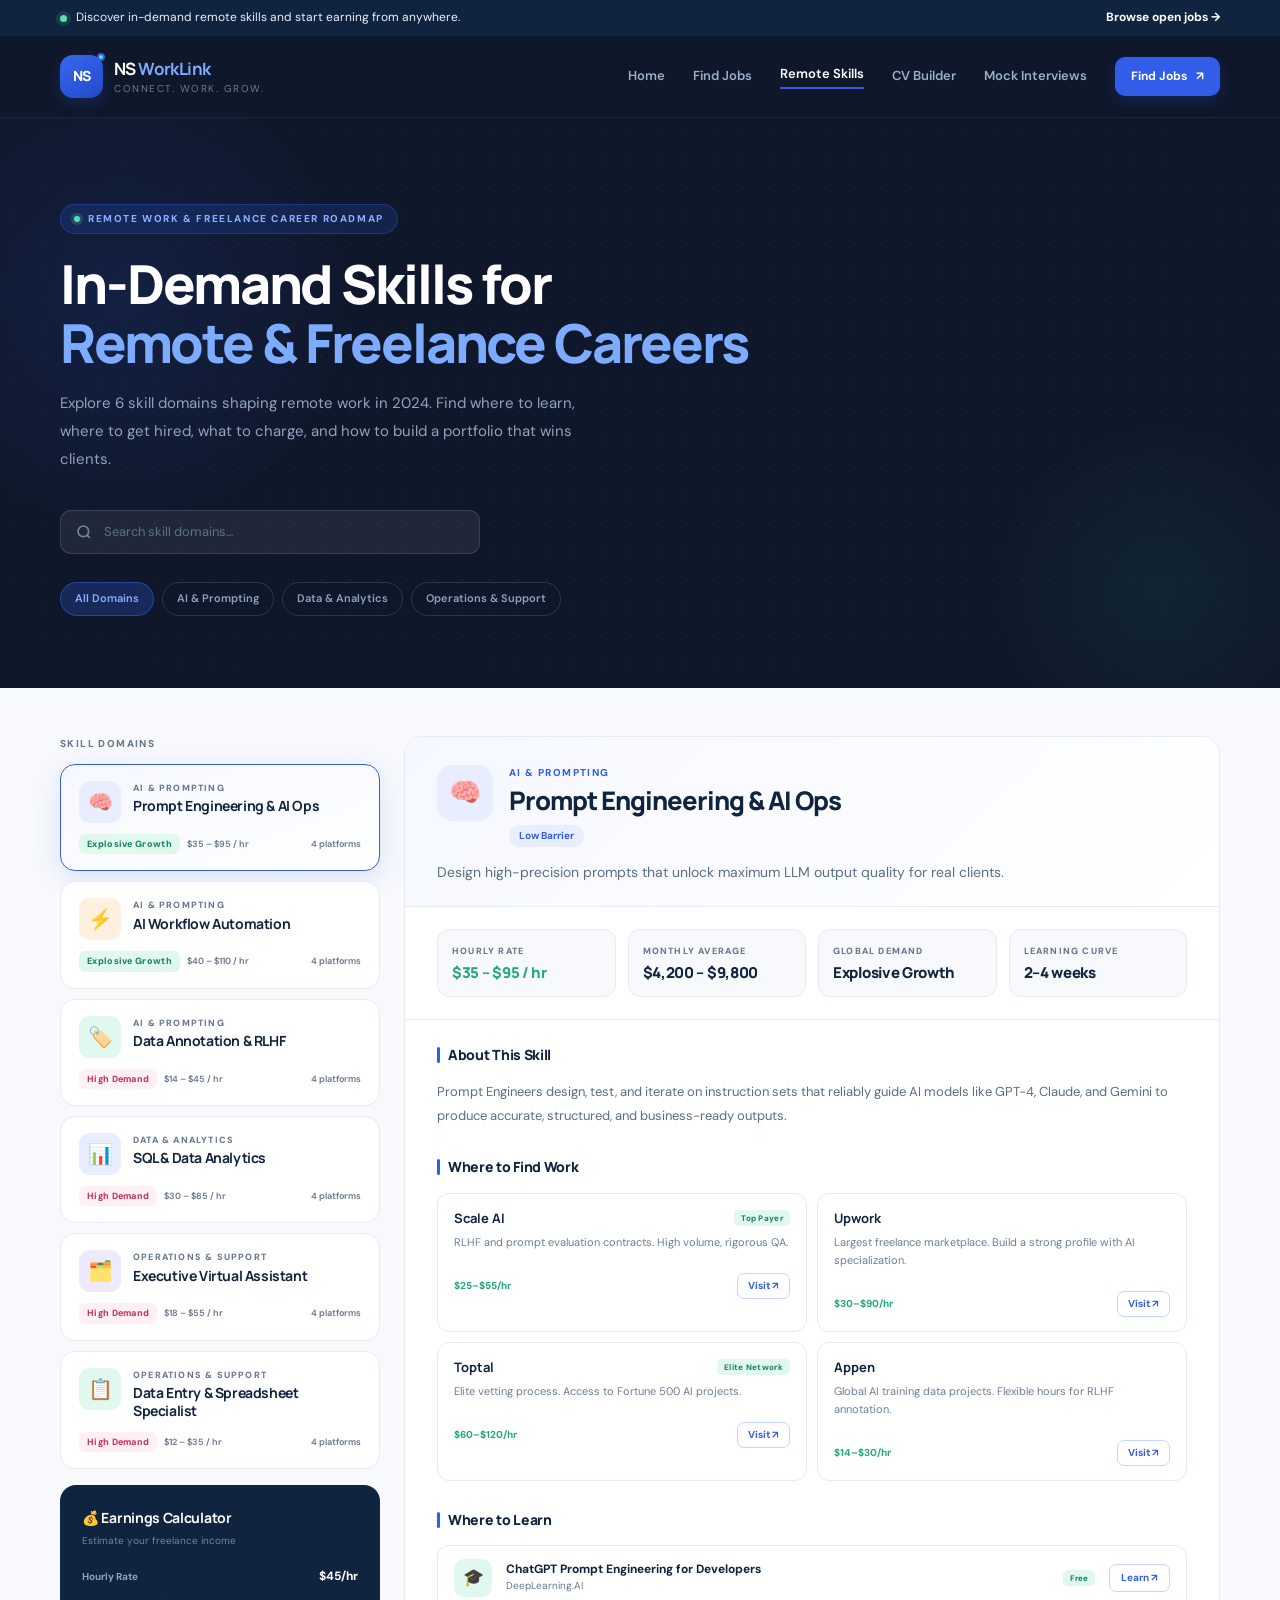
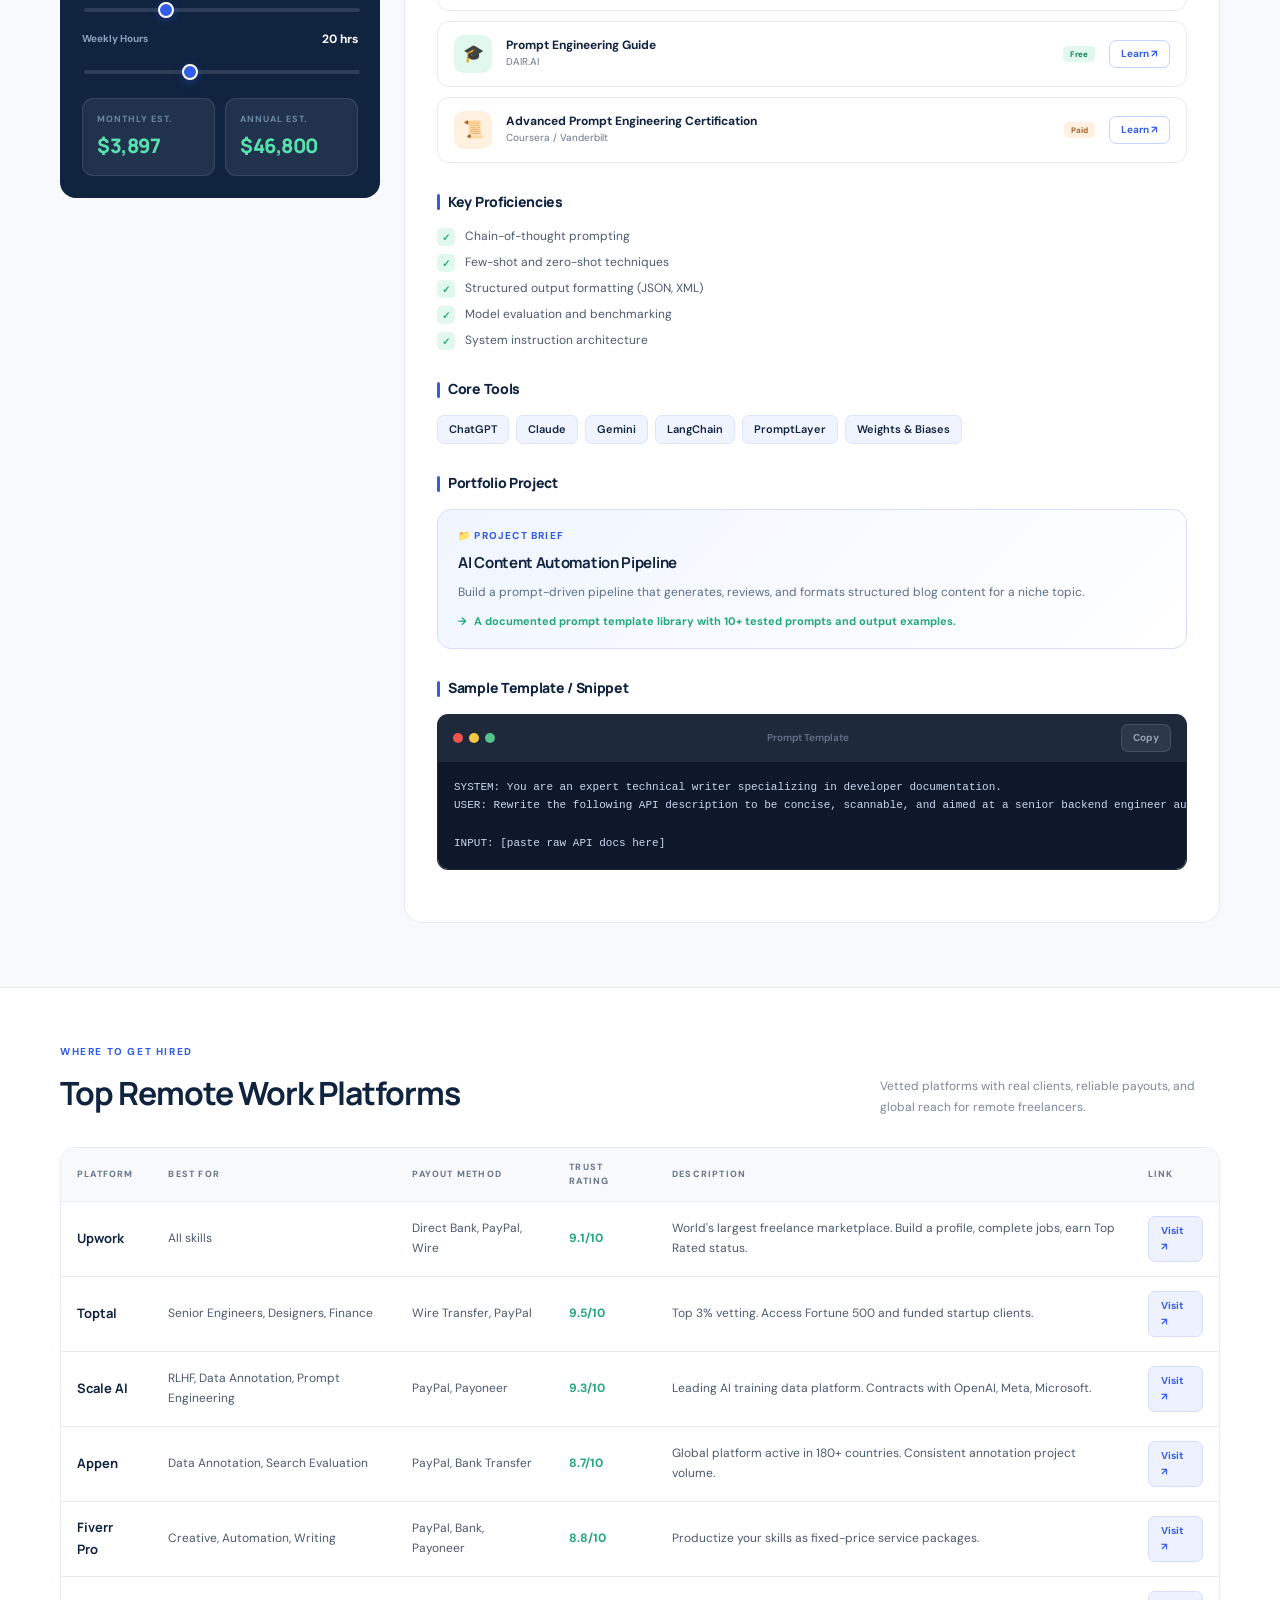
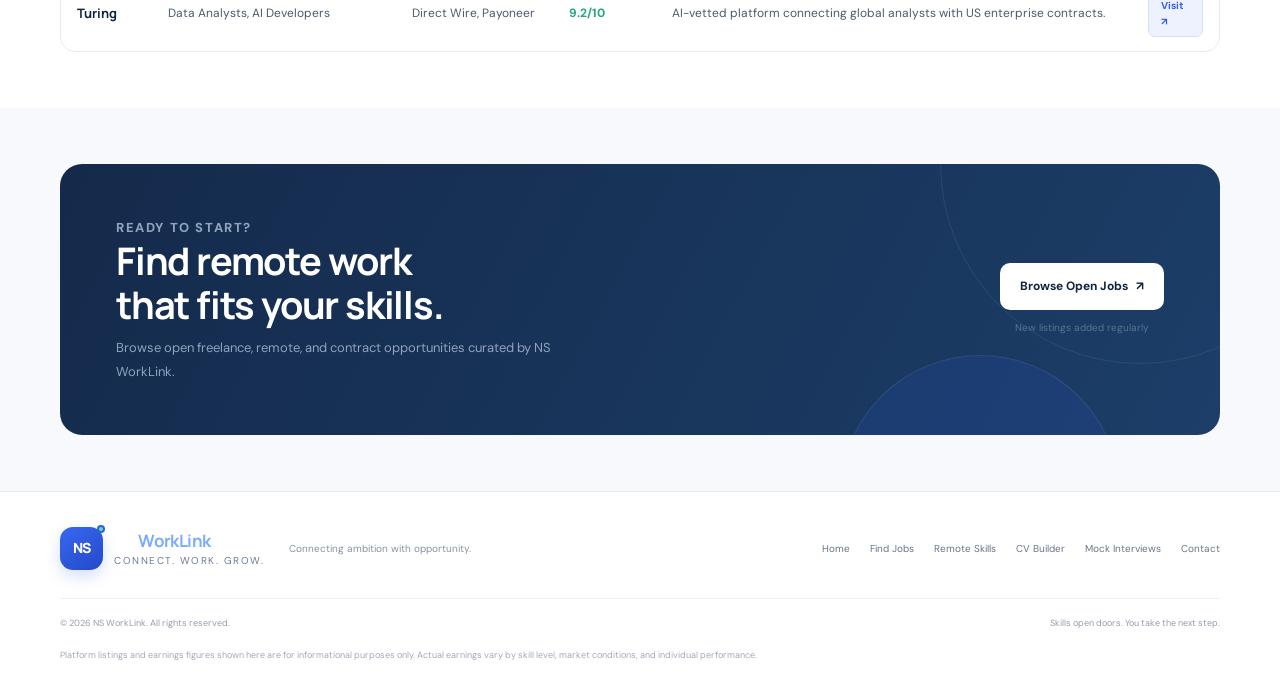
<file: skills.html>
<!DOCTYPE html>
<html lang="en">
<head>
  <meta charset="UTF-8">
  <meta name="viewport" content="width=device-width, initial-scale=1.0">
  <meta name="description" content="Explore in-demand remote and freelance skills, earnings calculators, top platforms, and learning resources with NS WorkLink.">
  <title>Remote Skills & Gigs Hub — NS WorkLink</title>
  <link rel="preconnect" href="https://fonts.googleapis.com">
  <link rel="preconnect" href="https://fonts.gstatic.com" crossorigin>
  <link href="https://fonts.googleapis.com/css2?family=DM+Sans:ital,wght@0,400;0,500;0,600;0,700;1,400&family=Manrope:wght@400;500;600;700;800&display=swap" rel="stylesheet">
  <style>
/* ─── Design Tokens ─────────────────────────────────────────────────────── */
:root {
  --navy:    #10233f;
  --navy-2:  #17385b;
  --blue:    #315de8;
  --blue-dark:#2349c8;
  --green:   #23a879;
  --mint:    #dff7ec;
  --ink:     #18253b;
  --muted:   #68768b;
  --line:    #e6ebf2;
  --surface: #f7f9fc;
  --white:   #fff;
  --orange:  #f4a34b;
  --rose:    #f43f6b;
  --radius:  20px;
  --shadow:  0 20px 60px rgba(16,35,63,.09);
}

/* ─── Reset & Base ───────────────────────────────────────────────────────── */
*, *::before, *::after { box-sizing: border-box; }
html { scroll-behavior: smooth; scroll-padding-top: 90px; }
body { margin: 0; font-family: "DM Sans", sans-serif; color: var(--ink); background: #fff; line-height: 1.6; }
a { color: inherit; text-decoration: none; }
button, input, select, textarea { font: inherit; }
button, a, select { -webkit-tap-highlight-color: transparent; }
h1, h2, h3, h4, p { margin-top: 0; }
h1, h2, h3, h4 { font-family: Manrope, sans-serif; letter-spacing: -1.2px; }
img { max-width: 100%; }

.container {
  width: min(1160px, calc(100% - 48px));
  margin-inline: auto;
}

.sr-only {
  position: absolute; width: 1px; height: 1px; padding: 0;
  margin: -1px; overflow: hidden; clip: rect(0,0,0,0); white-space: nowrap; border: 0;
}

/* ─── Announcement Bar ───────────────────────────────────────────────────── */
.announcement {
  background: var(--navy);
  color: #eaf1ff;
  font-size: 12px;
}
.announcement-inner {
  display: flex; align-items: center; gap: 9px; min-height: 36px;
}
.announcement p { margin: 0; }
.announcement a { margin-left: auto; color: #fff; font-weight: 700; }
.announcement-dot, .live-dot {
  display: inline-block; width: 7px; height: 7px;
  background: #56e1ae; border-radius: 50%;
  box-shadow: 0 0 0 4px #56e1ae20;
}

/* ─── Header / Navbar ────────────────────────────────────────────────────── */
.site-header {
  height: 82px;
  background: #0f172a;
  position: sticky; top: 0; z-index: 100;
  border-bottom: 1px solid rgba(255,255,255,.07);
}
.nav-wrap {
  height: 100%; display: flex; align-items: center; justify-content: space-between;
}
.brand {
  display: inline-flex; align-items: center; gap: 11px;
}
.brand-mark {
  position: relative; display: grid; place-items: center;
  width: 43px; height: 43px;
  background: linear-gradient(145deg, #3768f0, #2449c9);
  border-radius: 13px; color: #fff;
  font-family: Manrope, sans-serif; font-size: 14px; font-weight: 800; letter-spacing: -1px;
  box-shadow: 0 6px 15px #315de833;
}
.brand-mark i {
  position: absolute; width: 8px; height: 8px;
  background: #64e0ae; border: 2px solid #315de8; border-radius: 50%;
  right: -2px; top: -2px;
}
.brand-copy { display: flex; flex-direction: column; line-height: 1.25; }
.brand-copy strong { font-family: Manrope, sans-serif; font-size: 17px; letter-spacing: -.6px; color: #fff; }
.brand-copy strong b { color: #7cabff; }
.brand-copy small { font-size: 10px; letter-spacing: 1.5px; color: #6b7c94; text-transform: uppercase; margin-top: 4px; }

.main-nav { display: flex; align-items: center; gap: 28px; }
.nav-link {
  font-size: 13px; font-weight: 600; color: #9aafc8; transition: color .2s;
}
.nav-link:hover { color: #fff; }
.nav-link.active { color: #fff; }
.nav-link.active::after {
  content: ''; display: block; height: 2px; background: var(--blue);
  border-radius: 2px; margin-top: 2px;
}
.nav-cta {
  padding: 10px 16px; border-radius: 10px; background: var(--blue);
  color: #fff; font-size: 12px; font-weight: 700; box-shadow: 0 6px 16px #315de82c;
  transition: background .2s, transform .2s;
}
.nav-cta:hover { background: var(--blue-dark); transform: translateY(-1px); }
.nav-cta span { margin-left: 6px; }

.menu-toggle {
  display: none; border: 0; background: transparent; padding: 8px; cursor: pointer;
}
.menu-toggle span {
  display: block; width: 22px; height: 2px;
  background: #fff; margin: 5px; border-radius: 3px; transition: transform .3s, opacity .3s;
}

/* ─── Hero ───────────────────────────────────────────────────────────────── */
.skills-hero {
  background: #0f172a;
  position: relative; overflow: hidden;
  padding: 86px 0 72px;
}
.hero-dot-grid {
  position: absolute; inset: 0; pointer-events: none;
  background-image: radial-gradient(circle, #ffffff0d 1px, transparent 1px);
  background-size: 28px 28px;
  mask-image: radial-gradient(ellipse 85% 85% at 50% 50%, black 40%, transparent 100%);
}
.hero-glow-left {
  position: absolute; left: -120px; top: -60px; width: 480px; height: 480px;
  background: radial-gradient(circle, #315de822, transparent 70%); pointer-events: none;
}
.hero-glow-right {
  position: absolute; right: -60px; bottom: -80px; width: 360px; height: 360px;
  background: radial-gradient(circle, #23a87918, transparent 70%); pointer-events: none;
}
.skills-hero .container { position: relative; z-index: 2; }
.hero-eyebrow {
  display: inline-flex; align-items: center; gap: 8px;
  background: rgba(49, 93, 232, .18); border: 1px solid rgba(49, 93, 232, .35);
  color: #89aeff; font-size: 10px; font-weight: 800; letter-spacing: 1.6px;
  padding: 6px 13px; border-radius: 30px; margin-bottom: 20px; text-transform: uppercase;
}
.hero-eyebrow-dot {
  width: 6px; height: 6px; background: #56e1ae; border-radius: 50%;
  box-shadow: 0 0 0 3px rgba(86,225,174,.2);
}
.skills-hero h1 {
  font-size: clamp(36px, 4.2vw, 56px); line-height: 1.1; font-weight: 800;
  color: #fff; margin: 0 0 18px; max-width: 740px; letter-spacing: -2px;
}
.skills-hero h1 span { color: #7cabff; }
.skills-hero .hero-sub {
  color: #8fa3be; font-size: 15px; line-height: 1.85; max-width: 560px; margin: 0 0 36px;
}
.hero-search-row {
  display: flex; align-items: center; gap: 12px; flex-wrap: wrap; margin-bottom: 28px;
}
.hero-search-wrap {
  display: flex; align-items: center; gap: 10px;
  background: rgba(255,255,255,.07); border: 1px solid rgba(255,255,255,.12);
  border-radius: 11px; padding: 10px 15px; min-width: 280px; flex: 1; max-width: 420px;
  transition: border-color .2s;
}
.hero-search-wrap:focus-within { border-color: rgba(49,93,232,.6); background: rgba(255,255,255,.1); }
.hero-search-wrap svg { flex-shrink: 0; color: #6a85a4; }
.hero-search-wrap input {
  flex: 1; border: 0; outline: 0; background: transparent;
  color: #fff; font-size: 13px;
}
.hero-search-wrap input::placeholder { color: #5a718a; }
.hero-filter-pills { display: flex; gap: 8px; flex-wrap: wrap; }
.filter-pill {
  border: 1px solid rgba(255,255,255,.13); background: transparent;
  color: #8fa3be; border-radius: 20px; padding: 7px 14px; font-size: 11px; font-weight: 600;
  cursor: pointer; transition: all .2s;
}
.filter-pill:hover, .filter-pill.active {
  background: rgba(49,93,232,.25); border-color: rgba(49,93,232,.55); color: #89aeff;
}

/* ─── Layout Shell ───────────────────────────────────────────────────────── */
.skills-shell {
  background: var(--surface); padding: 48px 0 64px;
}
.skills-layout {
  display: grid; grid-template-columns: 320px 1fr; gap: 24px; align-items: start;
}

/* ─── Left Sidebar ───────────────────────────────────────────────────────── */
.skills-sidebar {}
.sidebar-title {
  font-size: 10px; font-weight: 800; letter-spacing: 1.4px;
  color: var(--muted); text-transform: uppercase; margin-bottom: 12px;
}
.domain-list { display: flex; flex-direction: column; gap: 10px; }
.domain-card {
  background: #fff; border: 1.5px solid var(--line); border-radius: 15px;
  padding: 16px 18px; cursor: pointer; transition: all .2s;
}
.domain-card:hover { border-color: #c5d3ff; box-shadow: 0 6px 20px rgba(49,93,232,.08); transform: translateY(-1px); }
.domain-card.selected {
  border-color: var(--blue); box-shadow: 0 8px 28px rgba(49,93,232,.14);
  background: linear-gradient(160deg, #f5f8ff, #fff);
}
.domain-card-top { display: flex; align-items: flex-start; gap: 12px; }
.domain-icon {
  width: 42px; height: 42px; border-radius: 11px; display: grid; place-items: center;
  font-size: 20px; flex-shrink: 0;
}
.domain-card-info { flex: 1; min-width: 0; }
.domain-cat {
  font-size: 9px; font-weight: 800; letter-spacing: 1.2px; text-transform: uppercase;
  color: var(--muted); margin-bottom: 2px;
}
.domain-title {
  font-family: Manrope, sans-serif; font-size: 14px; font-weight: 700;
  color: var(--navy); letter-spacing: -.4px; line-height: 1.3; margin: 0;
}
.domain-card-badges { display: flex; align-items: center; gap: 7px; margin-top: 11px; flex-wrap: wrap; }
.demand-badge {
  font-size: 9px; font-weight: 800; padding: 3px 8px; border-radius: 6px; letter-spacing: .3px;
}
.demand-badge.explosive { background: #e0f8ed; color: #18835c; }
.demand-badge.high { background: #fff0f3; color: #c43060; }
.rate-badge {
  font-size: 9px; color: var(--muted); font-weight: 600;
}
.platforms-badge {
  margin-left: auto; font-size: 9px; color: var(--muted); font-weight: 600; white-space: nowrap;
}

/* ─── Earnings Calculator ────────────────────────────────────────────────── */
.calc-card {
  background: var(--navy); border-radius: 16px; padding: 22px; margin-top: 16px; color: #fff;
}
.calc-title {
  font-family: Manrope, sans-serif; font-size: 14px; font-weight: 700; margin: 0 0 4px;
  color: #fff; letter-spacing: -.3px;
}
.calc-sub { font-size: 10px; color: #6b89a8; margin: 0 0 18px; }
.calc-label {
  font-size: 10px; font-weight: 700; color: #8fa3be;
  display: flex; justify-content: space-between; align-items: center; margin-bottom: 7px;
}
.calc-label span { color: #fff; font-size: 12px; }
.calc-slider {
  width: 100%; height: 4px; border-radius: 4px; outline: none; border: 0;
  background: rgba(255,255,255,.12); cursor: pointer; margin-bottom: 18px;
  appearance: none; -webkit-appearance: none;
}
.calc-slider::-webkit-slider-thumb {
  appearance: none; -webkit-appearance: none;
  width: 16px; height: 16px; border-radius: 50%;
  background: var(--blue); border: 2px solid #fff; cursor: pointer;
  box-shadow: 0 2px 8px rgba(49,93,232,.4);
}
.calc-slider::-moz-range-thumb {
  width: 16px; height: 16px; border-radius: 50%;
  background: var(--blue); border: 2px solid #fff; cursor: pointer;
}
.calc-outputs { display: grid; grid-template-columns: 1fr 1fr; gap: 10px; margin-top: 6px; }
.calc-output {
  background: rgba(255,255,255,.07); border: 1px solid rgba(255,255,255,.1);
  border-radius: 11px; padding: 13px 14px;
}
.calc-output-label { font-size: 9px; letter-spacing: 1px; color: #6b89a8; font-weight: 700; text-transform: uppercase; margin-bottom: 4px; }
.calc-output-val { font-family: Manrope, sans-serif; font-size: 20px; font-weight: 800; color: #56e1ae; letter-spacing: -.5px; }

/* ─── Right Panel ────────────────────────────────────────────────────────── */
.detail-panel {
  background: #fff; border: 1.5px solid var(--line); border-radius: 18px;
  overflow: hidden; min-height: 600px;
}
.detail-header {
  padding: 28px 32px 22px; border-bottom: 1px solid var(--line);
  background: linear-gradient(135deg, #f5f8ff 0%, #fff 100%);
}
.detail-header-top { display: flex; align-items: flex-start; gap: 16px; margin-bottom: 14px; }
.detail-icon {
  width: 56px; height: 56px; border-radius: 15px;
  display: grid; place-items: center; font-size: 26px; flex-shrink: 0;
}
.detail-meta { flex: 1; }
.detail-cat {
  font-size: 10px; font-weight: 800; letter-spacing: 1.4px; text-transform: uppercase;
  color: var(--blue); margin-bottom: 5px;
}
.detail-title {
  font-family: Manrope, sans-serif; font-size: clamp(20px, 2vw, 26px);
  font-weight: 800; color: var(--navy); letter-spacing: -1px; margin: 0 0 4px; line-height: 1.2;
}
.detail-difficulty {
  display: inline-block; font-size: 10px; font-weight: 700; padding: 3px 10px;
  border-radius: 20px; background: #e8eeff; color: var(--blue);
}
.detail-tagline {
  font-size: 14px; color: #5a6e85; line-height: 1.7; margin: 0;
}
.detail-stats {
  display: grid; grid-template-columns: repeat(4, 1fr); gap: 12px;
  padding: 22px 32px; border-bottom: 1px solid var(--line);
}
.stat-box {
  background: var(--surface); border: 1px solid var(--line);
  border-radius: 12px; padding: 14px;
}
.stat-label { font-size: 9px; font-weight: 800; letter-spacing: 1.2px; text-transform: uppercase; color: var(--muted); margin-bottom: 5px; }
.stat-val { font-family: Manrope, sans-serif; font-size: 15px; font-weight: 800; color: var(--navy); line-height: 1.2; letter-spacing: -.3px; }
.stat-val.green { color: var(--green); }

.detail-body { padding: 24px 32px; }
.detail-section { margin-bottom: 28px; }
.detail-section-title {
  font-family: Manrope, sans-serif; font-size: 14px; font-weight: 800;
  color: var(--navy); letter-spacing: -.3px; margin-bottom: 14px;
  display: flex; align-items: center; gap: 8px;
}
.detail-section-title::before {
  content: ''; display: block; width: 3px; height: 16px;
  background: var(--blue); border-radius: 3px;
}
.detail-description { font-size: 13px; color: #5a6e85; line-height: 1.85; margin: 0; }

/* Platform cards */
.platform-grid { display: grid; grid-template-columns: repeat(2, 1fr); gap: 10px; }
.platform-card {
  border: 1px solid var(--line); border-radius: 12px; padding: 14px 16px;
  display: flex; flex-direction: column; gap: 6px;
  transition: border-color .2s, transform .2s;
}
.platform-card:hover { border-color: #c5d3ff; transform: translateY(-1px); }
.platform-card-top { display: flex; align-items: center; justify-content: space-between; gap: 8px; }
.platform-name { font-size: 13px; font-weight: 700; color: var(--navy); font-family: Manrope, sans-serif; }
.platform-badge {
  font-size: 8px; font-weight: 800; padding: 2px 7px; border-radius: 5px;
  background: #e0f8ed; color: #18835c; letter-spacing: .3px; white-space: nowrap;
}
.platform-note { font-size: 11px; color: #6a7f96; line-height: 1.6; }
.platform-footer { display: flex; align-items: center; justify-content: space-between; margin-top: 4px; }
.platform-rate { font-size: 10px; font-weight: 700; color: var(--green); }
.platform-link {
  font-size: 10px; font-weight: 700; color: var(--blue);
  display: flex; align-items: center; gap: 4px;
  border: 1px solid #c5d3ff; border-radius: 7px; padding: 4px 10px;
  transition: background .2s;
}
.platform-link:hover { background: #eef2ff; }

/* Learn cards */
.learn-list { display: flex; flex-direction: column; gap: 10px; }
.learn-card {
  border: 1px solid var(--line); border-radius: 12px; padding: 13px 16px;
  display: flex; align-items: center; gap: 14px;
  transition: border-color .2s;
}
.learn-card:hover { border-color: #c5d3ff; }
.learn-icon {
  width: 38px; height: 38px; border-radius: 10px; display: grid; place-items: center;
  font-size: 17px; flex-shrink: 0;
}
.learn-free { background: #e0f8ed; }
.learn-paid { background: #fff0df; }
.learn-info { flex: 1; }
.learn-title { font-size: 12px; font-weight: 700; color: var(--navy); margin-bottom: 1px; line-height: 1.3; }
.learn-provider { font-size: 10px; color: var(--muted); }
.learn-badges { display: flex; gap: 6px; }
.badge-free { background: #e0f8ed; color: #18835c; font-size: 8px; font-weight: 800; padding: 2px 7px; border-radius: 5px; }
.badge-paid { background: #fff0df; color: #a56830; font-size: 8px; font-weight: 800; padding: 2px 7px; border-radius: 5px; }
.badge-cert { background: #e8eeff; color: var(--blue); font-size: 8px; font-weight: 800; padding: 2px 7px; border-radius: 5px; }
.learn-link {
  font-size: 10px; font-weight: 700; color: var(--blue);
  border: 1px solid #c5d3ff; border-radius: 7px; padding: 5px 11px;
  transition: background .2s; white-space: nowrap;
}
.learn-link:hover { background: #eef2ff; }

/* Proficiencies & Tools */
.proficiency-list { list-style: none; padding: 0; margin: 0; display: flex; flex-direction: column; gap: 7px; }
.proficiency-list li {
  display: flex; align-items: flex-start; gap: 10px;
  font-size: 12px; color: #4a5a6e; line-height: 1.5;
}
.proficiency-list li::before {
  content: '✓'; display: flex; align-items: center; justify-content: center;
  width: 18px; height: 18px; border-radius: 5px; background: #e0f8ed; color: var(--green);
  font-size: 10px; font-weight: 900; flex-shrink: 0; margin-top: 1px;
}
.tools-row { display: flex; flex-wrap: wrap; gap: 7px; }
.tool-chip {
  background: #f0f4ff; border: 1px solid #dbe4ff; color: var(--navy);
  font-size: 11px; font-weight: 600; padding: 5px 11px; border-radius: 7px;
}

/* Portfolio box */
.portfolio-box {
  background: linear-gradient(135deg, #f0f5ff 0%, #fff 100%);
  border: 1.5px solid #d4deff; border-radius: 14px; padding: 18px 20px;
}
.portfolio-box-title { font-size: 10px; font-weight: 800; letter-spacing: 1.2px; text-transform: uppercase; color: var(--blue); margin-bottom: 7px; }
.portfolio-box h4 { font-family: Manrope, sans-serif; font-size: 15px; font-weight: 700; color: var(--navy); margin: 0 0 7px; letter-spacing: -.3px; }
.portfolio-box p { font-size: 12px; color: #5a6e85; line-height: 1.75; margin: 0 0 10px; }
.portfolio-deliverable { font-size: 11px; color: var(--green); font-weight: 700; display: flex; align-items: flex-start; gap: 7px; }
.portfolio-deliverable::before { content: '→'; flex-shrink: 0; }

/* Code snippet */
.snippet-wrap { position: relative; }
.snippet-header {
  display: flex; align-items: center; justify-content: space-between;
  background: #1e293b; padding: 10px 16px; border-radius: 11px 11px 0 0;
}
.snippet-dots { display: flex; gap: 6px; }
.snippet-dots span { width: 10px; height: 10px; border-radius: 50%; }
.dot-red { background: #f1534e; }
.dot-yellow { background: #f5c842; }
.dot-green { background: #53c28b; }
.snippet-lang { font-size: 10px; color: #64748b; font-weight: 600; }
.copy-btn {
  font-size: 10px; font-weight: 700; color: #94a3b8;
  background: rgba(255,255,255,.07); border: 1px solid rgba(255,255,255,.12);
  border-radius: 7px; padding: 5px 11px; cursor: pointer; transition: all .2s;
}
.copy-btn:hover { color: #fff; border-color: rgba(255,255,255,.25); }
.copy-btn.copied { color: #56e1ae; border-color: rgba(86,225,174,.35); }
.snippet-code {
  background: #0f172a; color: #c8d8f0; font-family: 'Courier New', monospace;
  font-size: 11px; line-height: 1.7; padding: 16px; border-radius: 0 0 11px 11px;
  overflow-x: auto; white-space: pre; margin: 0; border: 1px solid #1e293b;
  border-top: 0; max-height: 260px; overflow-y: auto;
}

/* ─── Platforms Directory ────────────────────────────────────────────────── */
.platforms-section {
  background: #fff; padding: 56px 0;
  border-top: 1px solid var(--line);
}
.section-heading-row {
  display: flex; align-items: flex-end; justify-content: space-between; gap: 24px; margin-bottom: 28px;
}
.section-kicker {
  font-size: 10px; font-weight: 800; letter-spacing: 1.6px; text-transform: uppercase;
  color: var(--blue); display: block; margin-bottom: 8px;
}
.section-heading-row h2 {
  font-size: clamp(24px, 2.5vw, 34px); color: var(--navy); margin: 0; letter-spacing: -1px;
}
.section-heading-row p { font-size: 12px; color: #7b8799; line-height: 1.8; margin: 0; max-width: 340px; }
.platforms-table-wrap { overflow-x: auto; border-radius: 15px; border: 1px solid var(--line); }
.platforms-table {
  width: 100%; border-collapse: collapse; min-width: 680px;
}
.platforms-table th {
  background: var(--surface); padding: 12px 16px;
  font-size: 9px; font-weight: 800; letter-spacing: 1.2px; text-transform: uppercase;
  color: var(--muted); text-align: left; border-bottom: 1px solid var(--line);
}
.platforms-table td {
  padding: 14px 16px; font-size: 12px; color: #4a5a6e;
  border-bottom: 1px solid var(--line); vertical-align: middle;
}
.platforms-table tr:last-child td { border-bottom: 0; }
.platforms-table tr:hover td { background: #fbfcff; }
.table-platform-name { font-weight: 700; color: var(--navy); font-family: Manrope, sans-serif; font-size: 13px; }
.trust-score { font-weight: 700; color: var(--green); }
.table-link-btn {
  display: inline-flex; align-items: center; gap: 5px;
  background: #eef2ff; color: var(--blue); border: 1px solid #d4deff;
  border-radius: 7px; padding: 6px 12px; font-size: 10px; font-weight: 700;
  transition: background .2s;
}
.table-link-btn:hover { background: #e0e9ff; }

/* ─── CTA Section ────────────────────────────────────────────────────────── */
.cta-section { padding: 56px 0; background: var(--surface); }
.cta-card {
  background: linear-gradient(118deg, #142a4b, #1c3e68);
  border-radius: 22px; padding: 52px 56px;
  display: flex; align-items: center; justify-content: space-between; gap: 32px;
  position: relative; overflow: hidden;
}
.cta-orb {
  position: absolute; border: 1px solid rgba(255,255,255,.08); border-radius: 50%; pointer-events: none;
}
.cta-orb-1 { width: 400px; height: 400px; right: -120px; top: -200px; }
.cta-orb-2 { width: 280px; height: 280px; right: 100px; bottom: -200px; background: rgba(49,93,232,.12); }
.cta-copy { position: relative; z-index: 1; }
.cta-kicker { font-size: 10px; font-weight: 800; letter-spacing: 1.6px; color: #89aeff; text-transform: uppercase; margin-bottom: 10px; }
.cta-copy h2 { font-size: clamp(26px, 3vw, 38px); color: #fff; margin: 0 0 10px; letter-spacing: -1.2px; line-height: 1.15; }
.cta-copy p { font-size: 13px; color: #8fa3be; line-height: 1.8; margin: 0; max-width: 480px; }
.cta-actions { position: relative; z-index: 1; display: flex; flex-direction: column; align-items: center; gap: 10px; }
.button {
  display: inline-flex; align-items: center; justify-content: center; gap: 8px;
  border: 0; border-radius: 10px; padding: 14px 20px;
  font-weight: 700; font-size: 12px; cursor: pointer;
  transition: transform .2s, box-shadow .2s, background .2s; white-space: nowrap;
}
.button:hover { transform: translateY(-2px); }
.button-primary { background: var(--blue); color: #fff; box-shadow: 0 8px 20px #315de82b; }
.button-primary:hover { background: var(--blue-dark); box-shadow: 0 10px 24px #315de83d; }
.button-light { background: #fff; color: var(--navy); }
.button-light:hover { background: #f0f5ff; }
.cta-note { font-size: 10px; color: #56768f; }

/* ─── Footer ─────────────────────────────────────────────────────────────── */
.site-footer { background: #fff; padding-top: 35px; border-top: 1px solid var(--line); }
.footer-main { display: flex; align-items: center; gap: 25px; padding-bottom: 28px; }
.footer-main > p { font-size: 10px; color: #8793a4; margin: 0; }
.footer-links { display: flex; gap: 20px; margin-left: auto; flex-wrap: wrap; }
.footer-links a { font-size: 10px; color: #68768b; }
.footer-links a:hover { color: var(--blue); }
.footer-bottom {
  border-top: 1px solid #edf0f5;
  display: flex; justify-content: space-between; gap: 20px;
  padding: 17px 0; color: #929dad; font-size: 9px;
}
.footer-disclaimer { font-size: 9px; color: #a0a9b7; padding-bottom: 20px; line-height: 1.8; }

/* ─── Empty / No Results ─────────────────────────────────────────────────── */
.no-results {
  text-align: center; padding: 48px 24px; display: none;
  flex-direction: column; align-items: center; gap: 10px;
}
.no-results.show { display: flex; }
.no-results-icon { font-size: 32px; margin-bottom: 4px; }
.no-results h3 { font-size: 16px; color: var(--navy); margin: 0; }
.no-results p { font-size: 12px; color: var(--muted); margin: 0; }

/* ─── Detail placeholder ─────────────────────────────────────────────────── */
.detail-placeholder {
  display: flex; flex-direction: column; align-items: center; justify-content: center;
  height: 100%; min-height: 500px; gap: 12px; padding: 48px 24px; text-align: center;
}
.placeholder-icon { font-size: 48px; opacity: .3; margin-bottom: 4px; }
.placeholder-title { font-family: Manrope, sans-serif; font-size: 18px; font-weight: 700; color: var(--navy); margin: 0; }
.placeholder-sub { font-size: 12px; color: var(--muted); margin: 0; max-width: 280px; line-height: 1.7; }

/* ─── Responsive ─────────────────────────────────────────────────────────── */
@media (max-width: 1024px) {
  .skills-layout { grid-template-columns: 280px 1fr; }
  .detail-stats { grid-template-columns: repeat(2, 1fr); }
  .platform-grid { grid-template-columns: 1fr; }
}

@media (max-width: 800px) {
  .skills-layout { grid-template-columns: 1fr; }
  .skills-sidebar { overflow-x: auto; padding-bottom: 4px; }
  .domain-list { flex-direction: row; gap: 10px; }
  .domain-card { min-width: 230px; flex-shrink: 0; }
  .detail-header { padding: 20px; }
  .detail-stats { padding: 16px 20px; }
  .detail-body { padding: 18px 20px; }
  .cta-card { flex-direction: column; padding: 32px 24px; }
  .cta-actions { width: 100%; }
}

@media (max-width: 720px) {
  .container { width: min(100% - 34px, 560px); }
  .site-header { height: 70px; }
  .menu-toggle { display: block; }
  .main-nav {
    display: none; position: absolute; top: 69px; left: 0; right: 0;
    background: #0f172a; padding: 15px 22px 22px;
    border-bottom: 1px solid rgba(255,255,255,.08);
    box-shadow: 0 16px 24px rgba(0,0,0,.3);
    flex-direction: column; align-items: stretch; gap: 0; z-index: 99;
  }
  .main-nav.open { display: flex; }
  .nav-link { padding: 12px 4px; border-bottom: 1px solid rgba(255,255,255,.07); }
  .nav-cta { text-align: center; margin-top: 13px; }
  .skills-hero { padding: 56px 0 48px; }
  .skills-hero h1 { font-size: 36px; }
  .hero-search-wrap { max-width: 100%; }
  .detail-stats { grid-template-columns: repeat(2,1fr); gap: 8px; }
  .footer-main { flex-wrap: wrap; gap: 15px; }
  .footer-links { width: 100%; margin-left: 0; gap: 13px 18px; }
  .footer-bottom { flex-direction: column; gap: 7px; }
  .section-heading-row { flex-direction: column; align-items: flex-start; gap: 10px; }
  .platforms-table th, .platforms-table td { padding: 10px 12px; }
  .cta-card { padding: 28px 20px; }
  .cta-copy h2 { font-size: 26px; }
}

@media (max-width: 480px) {
  .detail-stats { grid-template-columns: 1fr 1fr; }
  .domain-card { min-width: 200px; }
  .hero-filter-pills { gap: 6px; }
}

@media print {
  .site-header, .announcement, .hero-search-row, .hero-filter-pills,
  .cta-section, .site-footer, .menu-toggle { display: none !important; }
  body { color: #000; }
  .detail-panel { border: 1px solid #ccc; border-radius: 0; }
}

@media (prefers-reduced-motion: reduce) {
  *, *::before, *::after { scroll-behavior: auto !important; transition: none !important; }
}
  </style>
</head>
<body>

<!-- ── Announcement Bar ──────────────────────────────────────────────── -->
<div class="announcement">
  <div class="container announcement-inner">
    <span class="announcement-dot" aria-hidden="true"></span>
    <p>Discover in-demand remote skills and start earning from anywhere.</p>
    <a href="index.html#jobs">Browse open jobs <span aria-hidden="true">→</span></a>
  </div>
</div>

<!-- ── Navbar ────────────────────────────────────────────────────────── -->
<header class="site-header">
  <div class="container nav-wrap">
    <a class="brand" href="index.html" aria-label="NS WorkLink home">
      <span class="brand-mark" aria-hidden="true"><span>NS</span><i></i></span>
      <span class="brand-copy">
        <strong>NS <b>WorkLink</b></strong>
        <small>Connect. Work. Grow.</small>
      </span>
    </a>
    <button class="menu-toggle" id="menuToggle" aria-expanded="false" aria-controls="mainNav" aria-label="Open navigation">
      <span></span><span></span><span></span>
    </button>
    <nav class="main-nav" id="mainNav" aria-label="Main navigation">
      <a class="nav-link" href="index.html">Home</a>
      <a class="nav-link" href="index.html#jobs">Find Jobs</a>
      <a class="nav-link active" href="skills.html">Remote Skills</a>
      <a class="nav-link" href="resume.html">CV Builder</a>
      <a class="nav-link" href="interview.html">Mock Interviews</a>
      <a class="nav-cta" href="index.html#jobs">Find Jobs <span aria-hidden="true">↗</span></a>
    </nav>
  </div>
</header>

<!-- ── Hero ──────────────────────────────────────────────────────────── -->
<section class="skills-hero" aria-label="Skills hub hero">
  <div class="hero-dot-grid" aria-hidden="true"></div>
  <div class="hero-glow-left" aria-hidden="true"></div>
  <div class="hero-glow-right" aria-hidden="true"></div>
  <div class="container">
    <div class="hero-eyebrow" aria-hidden="true">
      <span class="hero-eyebrow-dot"></span>
      Remote Work &amp; Freelance Career Roadmap
    </div>
    <h1>In-Demand Skills for<br><span>Remote &amp; Freelance Careers</span></h1>
    <p class="hero-sub">
      Explore 6 skill domains shaping remote work in 2024. Find where to learn, where to get hired, what to charge, and how to build a portfolio that wins clients.
    </p>
    <div class="hero-search-row">
      <div class="hero-search-wrap">
        <svg width="16" height="16" viewBox="0 0 24 24" fill="none" stroke="currentColor" stroke-width="2.5" aria-hidden="true"><circle cx="11" cy="11" r="8"/><path d="M21 21l-4.35-4.35"/></svg>
        <input type="search" id="heroSearch" placeholder="Search skill domains…" autocomplete="off" aria-label="Search skill domains">
      </div>
    </div>
    <div class="hero-filter-pills" role="group" aria-label="Filter by category">
      <button class="filter-pill active" data-cat="All">All Domains</button>
      <button class="filter-pill" data-cat="AI &amp; Prompting">AI &amp; Prompting</button>
      <button class="filter-pill" data-cat="Data &amp; Analytics">Data &amp; Analytics</button>
      <button class="filter-pill" data-cat="Operations &amp; Support">Operations &amp; Support</button>
    </div>
  </div>
</section>

<!-- ── Main Shell ─────────────────────────────────────────────────────── -->
<section class="skills-shell">
  <div class="container">
    <div class="skills-layout">

      <!-- Left Sidebar -->
      <aside class="skills-sidebar" aria-label="Skill domains list">
        <p class="sidebar-title">Skill Domains</p>
        <div class="domain-list" id="domainList" role="list">
          <!-- Injected by JS -->
        </div>
        <div class="no-results" id="noResults" role="alert">
          <div class="no-results-icon">🔍</div>
          <h3>No matches</h3>
          <p>Try a different keyword or category.</p>
        </div>

        <!-- Earnings Calculator -->
        <div class="calc-card" aria-label="Earnings calculator">
          <p class="calc-title">💰 Earnings Calculator</p>
          <p class="calc-sub">Estimate your freelance income</p>
          <label class="calc-label" for="rateSlider">
            Hourly Rate <span id="rateDisplay">$45/hr</span>
          </label>
          <input class="calc-slider" type="range" id="rateSlider"
                 min="15" max="120" value="45" step="1"
                 aria-label="Hourly rate slider">
          <label class="calc-label" for="hoursSlider">
            Weekly Hours <span id="hoursDisplay">20 hrs</span>
          </label>
          <input class="calc-slider" type="range" id="hoursSlider"
                 min="5" max="45" value="20" step="1"
                 aria-label="Weekly hours slider">
          <div class="calc-outputs">
            <div class="calc-output">
              <div class="calc-output-label">Monthly Est.</div>
              <div class="calc-output-val" id="monthlyOut">$3,600</div>
            </div>
            <div class="calc-output">
              <div class="calc-output-label">Annual Est.</div>
              <div class="calc-output-val" id="annualOut">$43,200</div>
            </div>
          </div>
        </div>
      </aside>

      <!-- Right Detail Panel -->
      <main class="detail-panel" id="detailPanel" aria-live="polite" aria-label="Skill domain details">
        <div class="detail-placeholder" id="detailPlaceholder">
          <div class="placeholder-icon" aria-hidden="true">👆</div>
          <p class="placeholder-title">Select a skill domain</p>
          <p class="placeholder-sub">Click any card on the left to explore earnings, platforms, learning resources, and portfolio projects.</p>
        </div>
      </main>

    </div>
  </div>
</section>

<!-- ── Platforms Directory ────────────────────────────────────────────── -->
<section class="platforms-section" aria-labelledby="platformsHeading">
  <div class="container">
    <div class="section-heading-row">
      <div>
        <span class="section-kicker">Where to Get Hired</span>
        <h2 id="platformsHeading">Top Remote Work Platforms</h2>
      </div>
      <p>Vetted platforms with real clients, reliable payouts, and global reach for remote freelancers.</p>
    </div>
    <div class="platforms-table-wrap" role="region" aria-label="Platforms directory table">
      <table class="platforms-table">
        <thead>
          <tr>
            <th scope="col">Platform</th>
            <th scope="col">Best For</th>
            <th scope="col">Payout Method</th>
            <th scope="col">Trust Rating</th>
            <th scope="col">Description</th>
            <th scope="col">Link</th>
          </tr>
        </thead>
        <tbody id="platformsTableBody">
          <!-- Injected by JS -->
        </tbody>
      </table>
    </div>
  </div>
</section>

<!-- ── CTA ────────────────────────────────────────────────────────────── -->
<section class="cta-section" aria-label="Call to action">
  <div class="container">
    <div class="cta-card">
      <div class="cta-orb cta-orb-1" aria-hidden="true"></div>
      <div class="cta-orb cta-orb-2" aria-hidden="true"></div>
      <div class="cta-copy">
        <p class="cta-kicker">Ready to Start?</p>
        <h2>Find remote work<br>that fits your skills.</h2>
        <p>Browse open freelance, remote, and contract opportunities curated by NS WorkLink.</p>
      </div>
      <div class="cta-actions">
        <a class="button button-light" href="index.html#jobs">Browse Open Jobs <span aria-hidden="true">↗</span></a>
        <span class="cta-note">New listings added regularly</span>
      </div>
    </div>
  </div>
</section>

<!-- ── Footer ─────────────────────────────────────────────────────────── -->
<footer class="site-footer">
  <div class="container footer-main">
    <a class="brand footer-brand" href="index.html" aria-label="NS WorkLink home">
      <span class="brand-mark" aria-hidden="true"><span>NS</span><i></i></span>
      <span class="brand-copy">
        <strong>NS <b>WorkLink</b></strong>
        <small>Connect. Work. Grow.</small>
      </span>
    </a>
    <p>Connecting ambition with opportunity.</p>
    <div class="footer-links">
      <a href="index.html">Home</a>
      <a href="index.html#jobs">Find Jobs</a>
      <a href="skills.html">Remote Skills</a>
      <a href="resume.html">CV Builder</a>
      <a href="interview.html">Mock Interviews</a>
      <a href="mailto:hello@nsworklink.com">Contact</a>
    </div>
  </div>
  <div class="container footer-bottom">
    <span>© <span id="currentYear"></span> NS WorkLink. All rights reserved.</span>
    <span>Skills open doors. You take the next step.</span>
  </div>
  <div class="container footer-disclaimer">
    Platform listings and earnings figures shown here are for informational purposes only. Actual earnings vary by skill level, market conditions, and individual performance.
  </div>
</footer>

<!-- ── Data & Logic ───────────────────────────────────────────────────── -->
<script>
/* ════════════════════════════════════════════════════════════
   DATA
════════════════════════════════════════════════════════════ */
const SKILL_DOMAINS = [
  {
    id: "prompt-engineering",
    title: "Prompt Engineering & AI Ops",
    category: "AI & Prompting",
    icon: "🧠",
    iconBg: "#e8eeff",
    tagline: "Design high-precision prompts that unlock maximum LLM output quality for real clients.",
    description: "Prompt Engineers design, test, and iterate on instruction sets that reliably guide AI models like GPT-4, Claude, and Gemini to produce accurate, structured, and business-ready outputs.",
    hourlyRate: "$35 – $95 / hr",
    monthlyAvg: "$4,200 – $9,800",
    globalDemand: "Explosive Growth",
    entryDifficulty: "Low Barrier",
    learningCurve: "2–4 weeks",
    jobSearchKeyword: "Prompt Engineer",
    keyProficiencies: [
      "Chain-of-thought prompting",
      "Few-shot and zero-shot techniques",
      "Structured output formatting (JSON, XML)",
      "Model evaluation and benchmarking",
      "System instruction architecture"
    ],
    coreTools: ["ChatGPT","Claude","Gemini","LangChain","PromptLayer","Weights & Biases"],
    platformsToFindWork: [
      { name:"Scale AI", url:"https://scale.com/jobs", note:"RLHF and prompt evaluation contracts. High volume, rigorous QA.", badge:"Top Payer", rateHint:"$25–$55/hr" },
      { name:"Upwork", url:"https://www.upwork.com/", note:"Largest freelance marketplace. Build a strong profile with AI specialization.", rateHint:"$30–$90/hr" },
      { name:"Toptal", url:"https://www.toptal.com/", note:"Elite vetting process. Access to Fortune 500 AI projects.", badge:"Elite Network", rateHint:"$60–$120/hr" },
      { name:"Appen", url:"https://appen.com/", note:"Global AI training data projects. Flexible hours for RLHF annotation.", rateHint:"$14–$30/hr" }
    ],
    whereToLearn: [
      { title:"ChatGPT Prompt Engineering for Developers", provider:"DeepLearning.AI", url:"https://www.deeplearning.ai/short-courses/chatgpt-prompt-engineering-for-developers/", isFree:true },
      { title:"Prompt Engineering Guide", provider:"DAIR.AI", url:"https://www.promptingguide.ai/", isFree:true },
      { title:"Advanced Prompt Engineering Certification", provider:"Coursera / Vanderbilt", url:"https://www.coursera.org/learn/prompt-engineering", isFree:false }
    ],
    portfolioProject: {
      title:"AI Content Automation Pipeline",
      description:"Build a prompt-driven pipeline that generates, reviews, and formats structured blog content for a niche topic.",
      deliverable:"A documented prompt template library with 10+ tested prompts and output examples."
    },
    sampleSnippet: `SYSTEM: You are an expert technical writer specializing in developer documentation.
USER: Rewrite the following API description to be concise, scannable, and aimed at a senior backend engineer audience. Remove all filler phrases. Output as: 1) One-sentence summary 2) Parameters table 3) Usage example in Python.

INPUT: [paste raw API docs here]`
  },
  {
    id: "ai-automation",
    title: "AI Workflow Automation",
    category: "AI & Prompting",
    icon: "⚡",
    iconBg: "#fff0df",
    tagline: "Build no-code AI automations that eliminate repetitive work and command premium client rates.",
    description: "AI Automation specialists use platforms like Make.com, Zapier, and n8n to build intelligent workflows that connect apps, trigger actions from AI outputs, and automate business processes end-to-end.",
    hourlyRate: "$40 – $110 / hr",
    monthlyAvg: "$5,500 – $12,000",
    globalDemand: "Explosive Growth",
    entryDifficulty: "Low–Medium",
    learningCurve: "3–6 weeks",
    jobSearchKeyword: "AI Automation",
    keyProficiencies: [
      "Webhook triggers and API integrations",
      "Conditional logic and error handling",
      "LLM integration via API calls",
      "CRM and database automation",
      "Automated reporting pipelines"
    ],
    coreTools: ["Make.com","Zapier","n8n","Airtable","Notion API","OpenAI API","Google Sheets"],
    platformsToFindWork: [
      { name:"Upwork", url:"https://www.upwork.com/", note:"High demand for Make.com and Zapier specialists. Create a niche automation profile.", rateHint:"$35–$85/hr" },
      { name:"Fiverr Pro", url:"https://pro.fiverr.com/", note:"Package automation services as productized offers for predictable revenue.", badge:"Package Model", rateHint:"$200–$2,000/project" },
      { name:"Toptal", url:"https://www.toptal.com/", note:"Enterprise automation contracts with large brands.", rateHint:"$75–$150/hr" },
      { name:"PeoplePerHour", url:"https://www.peopleperhour.com/", note:"European-focused marketplace with strong demand for automation freelancers.", rateHint:"$30–$80/hr" }
    ],
    whereToLearn: [
      { title:"Make.com Academy", provider:"Make.com Official", url:"https://academy.make.com/", isFree:true },
      { title:"Zapier University", provider:"Zapier Official", url:"https://zapier.com/university", isFree:true },
      { title:"AI Automation Agency Masterclass", provider:"Udemy", url:"https://www.udemy.com/", isFree:false }
    ],
    portfolioProject: {
      title:"Lead Nurture Automation System",
      description:"Build a system where a form submission triggers AI email drafting, CRM entry, Slack notification, and follow-up scheduling — zero human input.",
      deliverable:"A working Make.com scenario export with documentation of each module's logic."
    },
    sampleSnippet: `// Make.com Webhook → OpenAI → Google Sheets automation pattern:
// 1. Webhook receives form data {name, email, inquiry}
// 2. OpenAI GPT-4o summarizes inquiry in 1 sentence + suggests response category
// 3. Google Sheets row appended: timestamp, name, email, AI summary, category
// 4. If category === 'Enterprise': Slack message sent to #sales-alerts
// 5. Automated reply email sent via Gmail with personalized AI-drafted body`
  },
  {
    id: "data-annotation",
    title: "Data Annotation & RLHF",
    category: "AI & Prompting",
    icon: "🏷️",
    iconBg: "#e0f8ed",
    tagline: "Train the world's most powerful AI models from anywhere — no degree required.",
    description: "Data annotators and RLHF (Reinforcement Learning from Human Feedback) specialists label, rank, and critique AI-generated outputs to improve model accuracy. This is the backbone of every major LLM training pipeline.",
    hourlyRate: "$14 – $45 / hr",
    monthlyAvg: "$1,800 – $5,200",
    globalDemand: "High Demand",
    entryDifficulty: "Entry Level",
    learningCurve: "1–2 weeks",
    jobSearchKeyword: "Data Annotation",
    keyProficiencies: [
      "Text classification and sentiment labeling",
      "Image bounding box annotation",
      "Response ranking and preference comparison",
      "Quality assurance and rater calibration",
      "Domain-specific annotation (legal, medical, code)"
    ],
    coreTools: ["Scale AI platform","Appen platform","Labelbox","Amazon Mechanical Turk","CVAT","Surge AI"],
    platformsToFindWork: [
      { name:"Scale AI", url:"https://scale.com/jobs", note:"Premium RLHF contracts. Highest pay for specialized domain knowledge.", badge:"Highest Pay", rateHint:"$20–$45/hr" },
      { name:"Appen", url:"https://appen.com/", note:"Large volume of annotation projects across 180+ countries.", rateHint:"$14–$25/hr" },
      { name:"Surge AI", url:"https://www.surgehq.ai/", note:"Quality-focused platform with US-eligible gig workers preferred.", rateHint:"$16–$30/hr" },
      { name:"Toloka", url:"https://toloka.ai/", note:"Yandex-backed global annotation platform with consistent task volume.", rateHint:"$10–$20/hr" }
    ],
    whereToLearn: [
      { title:"Data Annotation Fundamentals", provider:"Coursera / Google", url:"https://www.coursera.org/", isFree:true },
      { title:"RLHF: Training Language Models", provider:"Hugging Face", url:"https://huggingface.co/learn", isFree:true },
      { title:"AI Data Labeling Certification", provider:"Scale AI", url:"https://scale.com/", isFree:false }
    ],
    portfolioProject: {
      title:"RLHF Preference Dataset Sample",
      description:"Create a 50-example preference dataset comparing two AI-generated responses per prompt, with detailed rubric-based rankings.",
      deliverable:"A structured JSON dataset + written annotation guidelines document."
    },
    sampleSnippet: `// RLHF Rating Rubric Example:
{
  "prompt": "Explain quantum entanglement to a 10-year-old",
  "response_A": "...",
  "response_B": "...",
  "preferred": "A",
  "reasoning": "Response A uses a concrete analogy (linked dice), avoids jargon, and concludes with an engaging question. Response B introduces the word 'correlation' which is not accessible at the target reading level.",
  "criteria_scores": {
    "accuracy":          {"A": 5, "B": 5},
    "clarity":           {"A": 5, "B": 3},
    "age_appropriateness":{"A": 5, "B": 2}
  }
}`
  },
  {
    id: "data-analytics",
    title: "SQL & Data Analytics",
    category: "Data & Analytics",
    icon: "📊",
    iconBg: "#e8eeff",
    tagline: "Extract insights from raw data using SQL, Python, and BI dashboards clients pay premium rates for.",
    description: "Data analysts transform raw business data into actionable reports, KPI dashboards, and strategic recommendations. SQL is the universal language of data, used at every company from startups to Fortune 500s.",
    hourlyRate: "$30 – $85 / hr",
    monthlyAvg: "$4,000 – $9,500",
    globalDemand: "High Demand",
    entryDifficulty: "Medium",
    learningCurve: "4–8 weeks",
    jobSearchKeyword: "Data Analyst",
    keyProficiencies: [
      "Advanced SQL (window functions, CTEs, subqueries)",
      "Python pandas / NumPy for data wrangling",
      "Tableau / Power BI dashboard design",
      "Statistical hypothesis testing",
      "Data pipeline design and ETL processes"
    ],
    coreTools: ["PostgreSQL","BigQuery","Python","Tableau","Power BI","dbt","Apache Airflow","Looker"],
    platformsToFindWork: [
      { name:"Upwork", url:"https://www.upwork.com/", note:"Strong demand for SQL specialists and BI dashboard builders.", rateHint:"$30–$75/hr" },
      { name:"Toptal", url:"https://www.toptal.com/", note:"Enterprise data analytics contracts. Requires strong SQL and Python assessment.", badge:"Enterprise", rateHint:"$60–$120/hr" },
      { name:"Turing", url:"https://www.turing.com/", note:"AI-matched US enterprise contracts for data professionals.", rateHint:"$50–$100/hr" },
      { name:"Freelancer.com", url:"https://www.freelancer.com/", note:"High volume of one-off data cleaning and analysis projects.", rateHint:"$20–$55/hr" }
    ],
    whereToLearn: [
      { title:"SQL for Data Science", provider:"UC Davis / Coursera", url:"https://www.coursera.org/learn/sql-for-data-science", isFree:false },
      { title:"Mode SQL Tutorial", provider:"Mode Analytics", url:"https://mode.com/sql-tutorial/", isFree:true },
      { title:"Google Data Analytics Certificate", provider:"Google / Coursera", url:"https://www.coursera.org/professional-certificates/google-data-analytics", isFree:false }
    ],
    portfolioProject: {
      title:"E-Commerce Sales Dashboard",
      description:"Using a public dataset (e.g. Kaggle retail data), write SQL queries to calculate monthly revenue trends, top-performing SKUs, and customer cohort retention.",
      deliverable:"A published Tableau Public dashboard + documented SQL query file on GitHub."
    },
    sampleSnippet: `-- Monthly revenue trend with YoY comparison
WITH monthly_revenue AS (
  SELECT
    DATE_TRUNC('month', order_date) AS month,
    SUM(order_total)                AS revenue,
    COUNT(DISTINCT customer_id)     AS unique_customers
  FROM orders
  WHERE status = 'completed'
  GROUP BY 1
),
prev_year AS (
  SELECT
    month,
    revenue,
    LAG(revenue, 12) OVER (ORDER BY month) AS prev_year_revenue
  FROM monthly_revenue
)
SELECT
  month,
  revenue,
  ROUND((revenue - prev_year_revenue) / prev_year_revenue * 100, 1) AS yoy_growth_pct
FROM prev_year
ORDER BY month DESC;`
  },
  {
    id: "virtual-assistant",
    title: "Executive Virtual Assistant",
    category: "Operations & Support",
    icon: "🗂️",
    iconBg: "#ede9ff",
    tagline: "Become the remote right hand that busy founders and executives cannot live without.",
    description: "Executive Virtual Assistants manage calendars, inboxes, travel logistics, research tasks, and operations for high-value clients worldwide. The highest-paid VAs specialise in a niche (legal, tech startups, real estate) and act as a true operational partner.",
    hourlyRate: "$18 – $55 / hr",
    monthlyAvg: "$2,500 – $6,500",
    globalDemand: "High Demand",
    entryDifficulty: "Entry Level",
    learningCurve: "1–3 weeks",
    jobSearchKeyword: "Virtual Assistant",
    keyProficiencies: [
      "Calendar and inbox zero management",
      "Travel planning and expense reporting",
      "Research synthesis and briefing documents",
      "CRM data hygiene and pipeline tracking",
      "Project coordination across time zones"
    ],
    coreTools: ["Google Workspace","Notion","Trello","Slack","Calendly","HubSpot","Loom","LastPass"],
    platformsToFindWork: [
      { name:"Belay", url:"https://belaysolutions.com/", note:"Premium US-focused VA platform. Clients are established executives and founders.", badge:"Premium", rateHint:"$25–$45/hr" },
      { name:"Time Etc", url:"https://web.timeetc.com/", note:"UK and US clients with consistent long-term VA contracts.", rateHint:"$18–$30/hr" },
      { name:"Upwork", url:"https://www.upwork.com/", note:"Largest marketplace for VA work globally. Specialise to stand out.", rateHint:"$15–$50/hr" },
      { name:"Zirtual", url:"https://www.zirtual.com/", note:"Dedicated VA matching for US-based startup founders.", rateHint:"$22–$40/hr" }
    ],
    whereToLearn: [
      { title:"Virtual Assistant Foundations", provider:"LinkedIn Learning", url:"https://www.linkedin.com/learning/", isFree:false },
      { title:"Notion Certified Creator", provider:"Notion Academy", url:"https://www.notion.so/", isFree:true },
      { title:"Google Workspace Admin Certification", provider:"Google", url:"https://workspace.google.com/", isFree:false }
    ],
    portfolioProject: {
      title:"Executive Operations Playbook",
      description:"Create a Notion workspace template for a fictional tech startup executive: weekly review system, meeting notes template, inbox zero workflow, and travel planning SOP.",
      deliverable:"A shareable Notion workspace link with documented SOPs and system diagrams."
    },
    sampleSnippet: `// Morning Briefing Template (Notion / Google Docs)

📅 DATE: [Auto-inserted]

🎯 TODAY'S PRIORITIES (Top 3 — Non-Negotiable):
1. [High-impact task aligned to Q4 OKR]
2. [Deadline-driven commitment]
3. [Relationship investment / stakeholder communication]

📬 INBOX SUMMARY (Zero-Inbox Target by 10:00 AM):
- Action required: [n] emails
- Awaiting reply:  [n] threads
- FYI / Reading queue: [n] items

📆 CALENDAR PREVIEW:
09:00 – [Meeting name] – [Prep: 2-pager attached]
14:00 – [Deep work block] – DND
16:30 – [External call] – dial-in link: [link]

⚡ QUICK WINS (< 15 mins each):
• [Admin task 1]
• [Expense report submission]
• [Follow-up on [name]'s proposal]`
  },
  {
    id: "data-entry",
    title: "Data Entry & Spreadsheet Specialist",
    category: "Operations & Support",
    icon: "📋",
    iconBg: "#e0f8ed",
    tagline: "Build a sustainable remote income stream with consistent, high-accuracy data work.",
    description: "Data entry specialists maintain databases, clean spreadsheets, transfer information between systems, and ensure data quality. Advanced specialists automate repetitive entry tasks using macros and scripts, commanding significantly higher rates.",
    hourlyRate: "$12 – $35 / hr",
    monthlyAvg: "$1,500 – $4,200",
    globalDemand: "High Demand",
    entryDifficulty: "Entry Level",
    learningCurve: "< 1 week",
    jobSearchKeyword: "Data Entry",
    keyProficiencies: [
      "High-accuracy 10-key typing and form entry",
      "Advanced Excel / Google Sheets (VLOOKUP, pivot tables)",
      "Database maintenance and deduplication",
      "OCR tools and document digitization",
      "Data validation and error-checking protocols"
    ],
    coreTools: ["Microsoft Excel","Google Sheets","Airtable","DocuSign","Adobe Acrobat","OpenRefine","Typeform"],
    platformsToFindWork: [
      { name:"Upwork", url:"https://www.upwork.com/", note:"Huge volume of data entry contracts. Specialise in a vertical (e.g. e-commerce product data) to increase rates.", rateHint:"$10–$30/hr" },
      { name:"Clickworker", url:"https://www.clickworker.com/", note:"Microtask platform with consistent data processing and categorisation work.", rateHint:"$10–$18/hr" },
      { name:"Fiverr", url:"https://www.fiverr.com/", note:"Productize data entry as fixed-price gigs (e.g. 500 rows = $50).", badge:"Productize", rateHint:"$50–$500/gig" },
      { name:"Amazon MTurk", url:"https://www.mturk.com/", note:"High task volume but competitive. Best used as a portfolio-builder.", rateHint:"$8–$15/hr" }
    ],
    whereToLearn: [
      { title:"Excel Skills for Business", provider:"Macquarie University / Coursera", url:"https://www.coursera.org/specializations/excel", isFree:false },
      { title:"Google Sheets Full Course", provider:"freeCodeCamp", url:"https://www.youtube.com/watch?v=N2opj8XzYBY", isFree:true },
      { title:"Microsoft Office Specialist (MOS) Excel", provider:"Microsoft", url:"https://learn.microsoft.com/en-us/certifications/", isFree:false }
    ],
    portfolioProject: {
      title:"E-Commerce Product Database Cleaner",
      description:"Take a messy 500-row product spreadsheet (use a Kaggle dataset), remove duplicates, standardise categories, fill missing values, and produce a clean export.",
      deliverable:"Before/after spreadsheet + a written data cleaning methodology document."
    },
    sampleSnippet: `// Google Sheets: Advanced data cleaning formula set

// 1. Remove leading/trailing whitespace from all text cells:
=TRIM(A2)

// 2. Standardize email to lowercase:
=LOWER(TRIM(B2))

// 3. Flag duplicate entries in column C:
=IF(COUNTIF($C$2:$C$1000,C2)>1,"DUPLICATE","Unique")

// 4. Extract domain from email address:
=MID(B2,FIND("@",B2)+1,LEN(B2))

// 5. Conditional: Mark rows missing critical fields:
=IF(OR(A2="",B2="",C2=""),"INCOMPLETE","OK")

// Use these in a cleaning pipeline tab before importing to your master database.`
  }
];

const PLATFORMS_DIRECTORY = [
  { name:"Upwork", bestFor:"All skills", payout:"Direct Bank, PayPal, Wire", trustScore:"9.1/10", description:"World's largest freelance marketplace. Build a profile, complete jobs, earn Top Rated status.", link:"https://www.upwork.com/" },
  { name:"Toptal", bestFor:"Senior Engineers, Designers, Finance", payout:"Wire Transfer, PayPal", trustScore:"9.5/10", description:"Top 3% vetting. Access Fortune 500 and funded startup clients.", link:"https://www.toptal.com/" },
  { name:"Scale AI", bestFor:"RLHF, Data Annotation, Prompt Engineering", payout:"PayPal, Payoneer", trustScore:"9.3/10", description:"Leading AI training data platform. Contracts with OpenAI, Meta, Microsoft.", link:"https://scale.com/" },
  { name:"Appen", bestFor:"Data Annotation, Search Evaluation", payout:"PayPal, Bank Transfer", trustScore:"8.7/10", description:"Global platform active in 180+ countries. Consistent annotation project volume.", link:"https://appen.com/" },
  { name:"Fiverr Pro", bestFor:"Creative, Automation, Writing", payout:"PayPal, Bank, Payoneer", trustScore:"8.8/10", description:"Productize your skills as fixed-price service packages.", link:"https://pro.fiverr.com/" },
  { name:"Turing", bestFor:"Data Analysts, AI Developers", payout:"Direct Wire, Payoneer", trustScore:"9.2/10", description:"AI-vetted platform connecting global analysts with US enterprise contracts.", link:"https://www.turing.com/" }
];

/* ════════════════════════════════════════════════════════════
   STATE
════════════════════════════════════════════════════════════ */
let selectedId   = null;
let searchQuery  = '';
let activeFilter = 'All';

/* ════════════════════════════════════════════════════════════
   HELPERS
════════════════════════════════════════════════════════════ */
function esc(str) {
  return String(str)
    .replace(/&/g,'&amp;')
    .replace(/</g,'&lt;')
    .replace(/>/g,'&gt;')
    .replace(/"/g,'&quot;');
}

function fmt(n) {
  return new Intl.NumberFormat('en-US', { style:'currency', currency:'USD', maximumFractionDigits:0 }).format(n);
}

/* ════════════════════════════════════════════════════════════
   RENDER: LEFT SIDEBAR CARDS
════════════════════════════════════════════════════════════ */
function getFilteredDomains() {
  return SKILL_DOMAINS.filter(d => {
    const matchesCat  = activeFilter === 'All' || d.category === activeFilter;
    const matchesSearch = !searchQuery ||
      d.title.toLowerCase().includes(searchQuery) ||
      d.category.toLowerCase().includes(searchQuery) ||
      d.tagline.toLowerCase().includes(searchQuery);
    return matchesCat && matchesSearch;
  });
}

function renderSidebar() {
  const list    = document.getElementById('domainList');
  const noRes   = document.getElementById('noResults');
  const domains = getFilteredDomains();

  list.innerHTML = '';

  if (domains.length === 0) {
    noRes.classList.add('show');
    return;
  }
  noRes.classList.remove('show');

  domains.forEach(d => {
    const demandClass = d.globalDemand === 'Explosive Growth' ? 'explosive' : 'high';
    const isSelected  = d.id === selectedId;

    const card = document.createElement('div');
    card.className = 'domain-card' + (isSelected ? ' selected' : '');
    card.setAttribute('role', 'listitem');
    card.setAttribute('tabindex', '0');
    card.setAttribute('aria-pressed', isSelected ? 'true' : 'false');
    card.setAttribute('aria-label', d.title);
    card.dataset.id = d.id;

    card.innerHTML = `
      <div class="domain-card-top">
        <div class="domain-icon" style="background:${esc(d.iconBg)}" aria-hidden="true">${d.icon}</div>
        <div class="domain-card-info">
          <div class="domain-cat">${esc(d.category)}</div>
          <h3 class="domain-title">${esc(d.title)}</h3>
        </div>
      </div>
      <div class="domain-card-badges">
        <span class="demand-badge ${demandClass}">${esc(d.globalDemand)}</span>
        <span class="rate-badge">${esc(d.hourlyRate)}</span>
        <span class="platforms-badge">${d.platformsToFindWork.length} platforms</span>
      </div>
    `;

    card.addEventListener('click', () => selectDomain(d.id));
    card.addEventListener('keydown', e => { if (e.key === 'Enter' || e.key === ' ') { e.preventDefault(); selectDomain(d.id); } });
    list.appendChild(card);
  });
}

/* ════════════════════════════════════════════════════════════
   RENDER: RIGHT DETAIL PANEL
════════════════════════════════════════════════════════════ */
function renderDetail(d) {
  const panel = document.getElementById('detailPanel');

  // Build platform cards HTML
  const platformsHTML = d.platformsToFindWork.map(p => `
    <div class="platform-card">
      <div class="platform-card-top">
        <span class="platform-name">${esc(p.name)}</span>
        ${p.badge ? `<span class="platform-badge">${esc(p.badge)}</span>` : ''}
      </div>
      <p class="platform-note">${esc(p.note)}</p>
      <div class="platform-footer">
        <span class="platform-rate">${esc(p.rateHint)}</span>
        <a class="platform-link" href="${esc(p.url)}" target="_blank" rel="noopener">
          Visit ↗
        </a>
      </div>
    </div>
  `).join('');

  // Build learn cards HTML
  const learnHTML = d.whereToLearn.map(l => `
    <div class="learn-card">
      <div class="learn-icon ${l.isFree ? 'learn-free' : 'learn-paid'}" aria-hidden="true">
        ${l.isFree ? '🎓' : '📜'}
      </div>
      <div class="learn-info">
        <div class="learn-title">${esc(l.title)}</div>
        <div class="learn-provider">${esc(l.provider)}</div>
      </div>
      <div class="learn-badges">
        ${l.isFree ? '<span class="badge-free">Free</span>' : '<span class="badge-paid">Paid</span>'}
      </div>
      <a class="learn-link" href="${esc(l.url)}" target="_blank" rel="noopener">Learn ↗</a>
    </div>
  `).join('');

  // Build proficiencies
  const profsHTML = d.keyProficiencies.map(p => `<li>${esc(p)}</li>`).join('');

  // Build tools chips
  const toolsHTML = d.coreTools.map(t => `<span class="tool-chip">${esc(t)}</span>`).join('');

  // Determine snippet language label
  const snippetLang = d.sampleSnippet.startsWith('SYSTEM:') ? 'Prompt Template' :
                      d.sampleSnippet.startsWith('--') ? 'SQL' :
                      d.sampleSnippet.startsWith('//') ? 'JavaScript / Pseudocode' :
                      d.sampleSnippet.startsWith('=') ? 'Google Sheets' :
                      d.sampleSnippet.startsWith('{') ? 'JSON' : 'Template';

  panel.innerHTML = `
    <div class="detail-header">
      <div class="detail-header-top">
        <div class="detail-icon" style="background:${esc(d.iconBg)}" aria-hidden="true">${d.icon}</div>
        <div class="detail-meta">
          <div class="detail-cat">${esc(d.category)}</div>
          <h2 class="detail-title">${esc(d.title)}</h2>
          <span class="detail-difficulty">${esc(d.entryDifficulty)}</span>
        </div>
      </div>
      <p class="detail-tagline">${esc(d.tagline)}</p>
    </div>

    <div class="detail-stats" role="list" aria-label="Key statistics">
      <div class="stat-box" role="listitem">
        <div class="stat-label">Hourly Rate</div>
        <div class="stat-val green">${esc(d.hourlyRate)}</div>
      </div>
      <div class="stat-box" role="listitem">
        <div class="stat-label">Monthly Average</div>
        <div class="stat-val">${esc(d.monthlyAvg)}</div>
      </div>
      <div class="stat-box" role="listitem">
        <div class="stat-label">Global Demand</div>
        <div class="stat-val">${esc(d.globalDemand)}</div>
      </div>
      <div class="stat-box" role="listitem">
        <div class="stat-label">Learning Curve</div>
        <div class="stat-val">${esc(d.learningCurve)}</div>
      </div>
    </div>

    <div class="detail-body">

      <div class="detail-section">
        <h3 class="detail-section-title">About This Skill</h3>
        <p class="detail-description">${esc(d.description)}</p>
      </div>

      <div class="detail-section">
        <h3 class="detail-section-title">Where to Find Work</h3>
        <div class="platform-grid">${platformsHTML}</div>
      </div>

      <div class="detail-section">
        <h3 class="detail-section-title">Where to Learn</h3>
        <div class="learn-list">${learnHTML}</div>
      </div>

      <div class="detail-section">
        <h3 class="detail-section-title">Key Proficiencies</h3>
        <ul class="proficiency-list">${profsHTML}</ul>
      </div>

      <div class="detail-section">
        <h3 class="detail-section-title">Core Tools</h3>
        <div class="tools-row">${toolsHTML}</div>
      </div>

      <div class="detail-section">
        <h3 class="detail-section-title">Portfolio Project</h3>
        <div class="portfolio-box">
          <div class="portfolio-box-title">📁 Project Brief</div>
          <h4>${esc(d.portfolioProject.title)}</h4>
          <p>${esc(d.portfolioProject.description)}</p>
          <div class="portfolio-deliverable">${esc(d.portfolioProject.deliverable)}</div>
        </div>
      </div>

      <div class="detail-section">
        <h3 class="detail-section-title">Sample Template / Snippet</h3>
        <div class="snippet-wrap">
          <div class="snippet-header">
            <div class="snippet-dots" aria-hidden="true">
              <span class="dot-red"></span>
              <span class="dot-yellow"></span>
              <span class="dot-green"></span>
            </div>
            <span class="snippet-lang">${esc(snippetLang)}</span>
            <button class="copy-btn" data-snippet-id="${esc(d.id)}" aria-label="Copy code snippet">
              Copy
            </button>
          </div>
          <pre class="snippet-code" id="snippet-${esc(d.id)}">${esc(d.sampleSnippet)}</pre>
        </div>
      </div>

    </div>
  `;

  // Attach copy button listener
  const copyBtn = panel.querySelector('.copy-btn');
  copyBtn.addEventListener('click', () => {
    const code = d.sampleSnippet;
    navigator.clipboard.writeText(code).then(() => {
      copyBtn.textContent = 'Copied!';
      copyBtn.classList.add('copied');
      setTimeout(() => { copyBtn.textContent = 'Copy'; copyBtn.classList.remove('copied'); }, 2000);
    }).catch(() => {
      // Fallback for environments without clipboard API
      const ta = document.createElement('textarea');
      ta.value = code; ta.style.position = 'fixed'; ta.style.opacity = '0';
      document.body.appendChild(ta); ta.select();
      document.execCommand('copy'); document.body.removeChild(ta);
      copyBtn.textContent = 'Copied!';
      copyBtn.classList.add('copied');
      setTimeout(() => { copyBtn.textContent = 'Copy'; copyBtn.classList.remove('copied'); }, 2000);
    });
  });
}

/* ════════════════════════════════════════════════════════════
   RENDER: PLATFORMS TABLE
════════════════════════════════════════════════════════════ */
function renderPlatformsTable() {
  const tbody = document.getElementById('platformsTableBody');
  tbody.innerHTML = PLATFORMS_DIRECTORY.map(p => `
    <tr>
      <td><span class="table-platform-name">${esc(p.name)}</span></td>
      <td>${esc(p.bestFor)}</td>
      <td>${esc(p.payout)}</td>
      <td><span class="trust-score">${esc(p.trustScore)}</span></td>
      <td>${esc(p.description)}</td>
      <td><a class="table-link-btn" href="${esc(p.link)}" target="_blank" rel="noopener">Visit ↗</a></td>
    </tr>
  `).join('');
}

/* ════════════════════════════════════════════════════════════
   SELECT DOMAIN
════════════════════════════════════════════════════════════ */
function selectDomain(id) {
  selectedId = id;
  const domain = SKILL_DOMAINS.find(d => d.id === id);
  if (!domain) return;
  renderSidebar();
  renderDetail(domain);

  // On mobile, scroll to detail panel
  if (window.innerWidth <= 800) {
    document.getElementById('detailPanel').scrollIntoView({ behavior: 'smooth', block: 'start' });
  }
}

/* ════════════════════════════════════════════════════════════
   EARNINGS CALCULATOR
════════════════════════════════════════════════════════════ */
function updateCalc() {
  const rate  = parseInt(document.getElementById('rateSlider').value, 10);
  const hours = parseInt(document.getElementById('hoursSlider').value, 10);

  document.getElementById('rateDisplay').textContent  = `$${rate}/hr`;
  document.getElementById('hoursDisplay').textContent = `${hours} hrs`;

  const weekly  = rate * hours;
  const monthly = Math.round(weekly * 4.33);
  const annual  = Math.round(weekly * 52);

  document.getElementById('monthlyOut').textContent = fmt(monthly);
  document.getElementById('annualOut').textContent  = fmt(annual);
}

/* ════════════════════════════════════════════════════════════
   NAVBAR TOGGLE
════════════════════════════════════════════════════════════ */
function initNav() {
  const toggle = document.getElementById('menuToggle');
  const nav    = document.getElementById('mainNav');
  toggle.addEventListener('click', () => {
    const isOpen = nav.classList.toggle('open');
    toggle.setAttribute('aria-expanded', isOpen);
  });
  // Close on outside click
  document.addEventListener('click', e => {
    if (nav.classList.contains('open') && !nav.contains(e.target) && e.target !== toggle) {
      nav.classList.remove('open');
      toggle.setAttribute('aria-expanded', 'false');
    }
  });
}

/* ════════════════════════════════════════════════════════════
   FILTER PILLS
════════════════════════════════════════════════════════════ */
function initFilters() {
  document.querySelectorAll('.filter-pill').forEach(btn => {
    btn.addEventListener('click', () => {
      activeFilter = btn.dataset.cat;
      document.querySelectorAll('.filter-pill').forEach(b => b.classList.remove('active'));
      btn.classList.add('active');
      renderSidebar();
    });
  });
}

/* ════════════════════════════════════════════════════════════
   SEARCH
════════════════════════════════════════════════════════════ */
function initSearch() {
  const input = document.getElementById('heroSearch');
  input.addEventListener('input', () => {
    searchQuery = input.value.trim().toLowerCase();
    renderSidebar();
  });
}

/* ════════════════════════════════════════════════════════════
   FOOTER YEAR
════════════════════════════════════════════════════════════ */
function setYear() {
  const el = document.getElementById('currentYear');
  if (el) el.textContent = new Date().getFullYear();
}

/* ════════════════════════════════════════════════════════════
   INIT
════════════════════════════════════════════════════════════ */
document.addEventListener('DOMContentLoaded', () => {
  renderSidebar();
  renderPlatformsTable();
  updateCalc();
  initNav();
  initFilters();
  initSearch();
  setYear();

  // Slider events
  document.getElementById('rateSlider').addEventListener('input', updateCalc);
  document.getElementById('hoursSlider').addEventListener('input', updateCalc);

  // Auto-select first domain for a better first impression
  if (SKILL_DOMAINS.length > 0) {
    selectDomain(SKILL_DOMAINS[0].id);
  }
});
</script>
</body>
</html>
</file>
